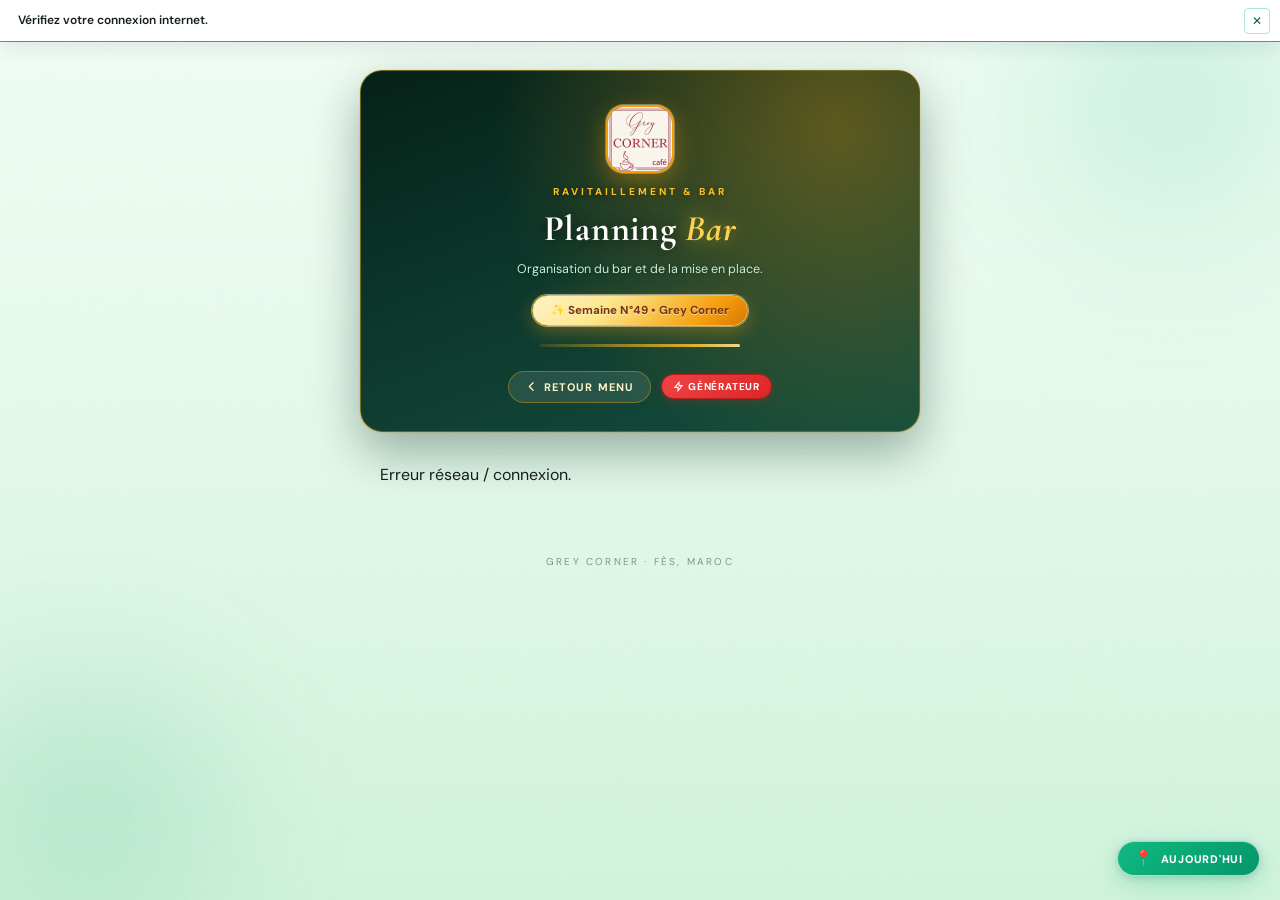
<file: bar.html>
<!DOCTYPE html>
<html lang="fr">
<head>
  <meta charset="UTF-8" />
  <meta name="viewport" content="width=device-width, initial-scale=1.0, maximum-scale=1.0, user-scalable=no" />
  <title>Planning Bar — Grey Corner</title>
  <link rel="icon" type="image/jpeg" href="LOGO.jpg" />
  <link href="https://fonts.googleapis.com/css2?family=Cormorant+Garamond:ital,wght@0,500;0,600;0,700;1,500&family=DM+Sans:wght@300;400;500;600;700&display=swap" rel="stylesheet" />
  <link rel="stylesheet" href="global.css?v=20261010-golddays" />
  <script src="shared.js?v=20261010-golddays"></script>
</head>

<body>
  <div class="grain"></div>
  <div class="glow-a"></div>
  <div class="glow-b"></div>

  <!-- Alert -->
  <div id="alert-box">
    <span id="alert-text"></span>
    <button id="alert-close" onclick="GC.hideAlert()">✕</button>
  </div>

  <div id="toast"></div>

  <!-- Modal PIN Manager -->
  <div class="modal-overlay" id="pinModal" onclick="handleBackdropClick(event)">
    <div class="pin-panel" id="pinPanel">
      <button class="modal-close" style="position:absolute; top:12px; right:14px;" onclick="closePinModal()" title="Fermer">✕</button>
      <div class="pin-badge">
        <svg width="24" height="24" viewBox="0 0 24 24" fill="none" stroke="currentColor" stroke-width="1.8">
          <rect x="3" y="11" width="18" height="11" rx="2" ry="2"></rect>
          <path d="M7 11V7a5 5 0 0 1 10 0v4"></path>
        </svg>
      </div>
      <h3 class="pin-title">Accès Générateur</h3>
      <p class="pin-sub">Saisissez le code PIN Administrateur pour ouvrir le générateur.</p>

      <div class="pin-dots" id="mPinDots">
        <span class="pin-dot"></span>
        <span class="pin-dot"></span>
        <span class="pin-dot"></span>
        <span class="pin-dot"></span>
      </div>

      <div class="pin-error" id="mPinError"></div>

      <div class="pin-pad">
        <button class="pin-key" onclick="pressPin('1')">1</button>
        <button class="pin-key" onclick="pressPin('2')">2</button>
        <button class="pin-key" onclick="pressPin('3')">3</button>
        <button class="pin-key" onclick="pressPin('4')">4</button>
        <button class="pin-key" onclick="pressPin('5')">5</button>
        <button class="pin-key" onclick="pressPin('6')">6</button>
        <button class="pin-key" onclick="pressPin('7')">7</button>
        <button class="pin-key" onclick="pressPin('8')">8</button>
        <button class="pin-key" onclick="pressPin('9')">9</button>
        <button class="pin-key func" onclick="clearPin()">⌫</button>
        <button class="pin-key" onclick="pressPin('0')">0</button>
        <button class="pin-key func enter" onclick="submitPin()">↵</button>
      </div>
    </div>
  </div>

  <!-- Header -->
  <header class="fade-up" style="animation-delay:.0s">
    <div class="logo-wrap">
      <img src="LOGO.jpg" alt="Grey Corner" onerror="this.src='https://ui-avatars.com/api/?name=GC&background=faf7f0&color=9c7a3c&size=256'">
    </div>
    <div class="eyebrow">Ravitaillement & Bar</div>
    <h1 class="page-title">Planning <span>Bar</span></h1>
    <p class="page-sub">Organisation du bar et de la mise en place.</p>
    <div class="festive-week-badge" id="festive-badge">✨ Chargement...</div>
    <div class="gold-rule"></div>
    <div class="header-actions">
      <a href="index.html" class="back-btn">
        <svg fill="none" stroke="currentColor" viewBox="0 0 24 24" stroke-width="2.2" stroke-linecap="round" stroke-linejoin="round"><path d="M15 19l-7-7 7-7"/></svg>
        Retour Menu
      </a>
      <button onclick="openPinModal()" class="admin-btn" title="Générateur Bar (Admin)">
        <svg fill="none" stroke="currentColor" viewBox="0 0 24 24" stroke-width="2.4" style="width:11px; height:11px;"><path d="M13 10V3L4 14h7v7l9-11h-7z"/></svg>
        Générateur
      </button>
    </div>
  </header>

  <!-- Content -->
  <div class="container" id="planning-container">
    <div style="padding: 10px 0;">
      <div class="shimmer-skeleton"></div>
      <div class="shimmer-skeleton" style="opacity:0.75;"></div>
      <div class="shimmer-skeleton" style="opacity:0.5;"></div>
    </div>
  </div>

  <footer class="footer">
    Grey Corner · Fès, Maroc
  </footer>

  <script>
    const SHEET_URL = "https://docs.google.com/spreadsheets/d/1mfwB4zNHS79YsNH4vTMUGOdWeQwC3htMgPtDWsrMbWg/gviz/tq?tqx=out:csv&gid=294813093";

    const DEFAULT_H_MATIN = "06:30 – 14:30";
    const DEFAULT_H_SOIR  = "14:15 – Fin service";

    const ACCENTS = [
      "var(--acc-1)", // Lundi : Vert Émeraude Impérial
      "var(--acc-2)", // Mardi : Or Brossé & Miel Doré
      "var(--acc-3)", // Mercredi : Terracotta & Cuivre Royal
      "var(--acc-4)", // Jeudi : Vert Sauge Palace
      "var(--acc-5)", // Vendredi : Ambre Solaire
      "var(--acc-6)", // Samedi : Nuit Émeraude & Or Intense
      "var(--acc-7)"  // Dimanche : Champagne Soyeux & Or Antique
    ];

    /* ── main ── */
    function parseAndRenderBar(text) {
      const container = document.getElementById("planning-container");
      const rows = text.split(/\r?\n/).map(r => r.trim()).filter(r => r);
      if (rows.length <= 1) { container.innerHTML = `<div class="empty-state">CSV vide.</div>`; return; }

      /* Banner D2 */
      if (rows.length >= 2) {
        const c2 = GC.parseCsvLine(rows[1]);
        while (c2.length < 6) c2.push("");
        const banner = String(c2[3] ?? "").trim();
        if (banner && banner !== "-" && !banner.toLowerCase().includes("notification")) GC.showAlert(banner);
      }

      const t0 = GC.todayMidnight();
      const all = [];
      for (let i = 1; i < rows.length; i++) {
        const c = GC.parseCsvLine(rows[i]);
        while (c.length < 6) c.push("");
        const label = (c[0] ?? "").trim();
        if (label && !label.toUpperCase().startsWith("DATE")) {
          all.push({
            date: label,
            dateObj: GC.parseDateLabel(label, t0),
            matin: c[1] ?? '',
            soir: c[2] ?? '',
            hMatin: c[4] ?? '',
            hSoir: c[5] ?? ''
          });
        }
      }

      const data = GC.filterActivePlanningRows(all, t0);
      render(data, t0);
    }

    async function init() {
      const container = document.getElementById("planning-container");
      try {
        const resp = await fetch(SHEET_URL, { cache: "no-store" });
        const text = await resp.text();

        if (GC.isHtml(text)) {
          throw new Error("Feuille non publique ou HTML renvoyé");
        }

        localStorage.setItem("gc_bar_sheet_cache", text);
        parseAndRenderBar(text);

      } catch (e) {
        console.warn("Échec chargement Bar en ligne, tentative via cache local:", e);
        const cached = localStorage.getItem("gc_bar_sheet_cache");
        if (cached) {
          parseAndRenderBar(cached);
          GC.showToast("📡 Mode hors-ligne : affichage des données en cache.");
        } else {
          container.innerHTML = `<div class="empty-state">Erreur réseau / connexion.</div>`;
          GC.showAlert("Vérifiez votre connexion internet.");
        }
      }
    }

    function render(data, t0 = GC.todayMidnight()) {
      const container = document.getElementById("planning-container");
      if (!data.length) {
        container.innerHTML = `<div class="empty-state">Aucun jour à afficher.</div>`;
        return;
      }

      const todayIdx = GC.findTodayRowIndex(data, t0);

      container.innerHTML = data.map((j, idx) => {
        const isToday = idx === todayIdx;
        const hMatin  = GC.pickTime(j.hMatin, DEFAULT_H_MATIN);
        const hSoir   = GC.pickTime(j.hSoir,  DEFAULT_H_SOIR);
        const dayNum  = idx % 7;
        const accent  = ACCENTS[dayNum];
        const delay   = (idx * .04).toFixed(2);

        return `
          <div class="day-card ${isToday ? 'is-today' : ''} fade-up"
               data-day="${dayNum}"
               style="--accent:${accent}; animation-delay:${delay}s;"
               ${isToday ? 'id="today-card"' : ''}>

            <div class="card-header">
              <span class="day-name">${GC.escapeHtml(j.date)}</span>
              ${isToday ? `<div class="today-badge"><span class="today-dot"></span>Aujourd'hui</div>` : ''}
            </div>

            <div class="card-body">
              <div class="shift-header matin">
                <span class="shift-icon">☀️</span> Matin
                <span class="shift-time">${GC.escapeHtml(hMatin)}</span>
              </div>
              ${parseStaff(j.matin)}

              <div class="shift-header soir">
                <span class="shift-icon">🌙</span> Soir
                <span class="shift-time">${GC.escapeHtml(hSoir)}</span>
              </div>
              ${parseStaff(j.soir)}
            </div>
          </div>
        `;
      }).join("");

      requestAnimationFrame(() => requestAnimationFrame(() => {
        const el = document.getElementById("today-card");
        if (el) {
          el.scrollIntoView({ behavior: "smooth", block: "center" });
        }
        GC.initTodayFAB();
      }));
    }

    function parseStaff(text) {
      if (!text || text === '-' || !text.trim())
        return `<div class="repos">— Repos —</div>`;

      return text.split(',').map(s => {
        s = s.trim();
        let nom = "", poste = "BAR";

        if (s.includes(':')) {
          const p = s.split(':');
          poste = GC.cleanPoste((p[0] || '').trim()) || "BAR";
          nom   = (p.slice(1).join(':') || '').trim();
        } else if (s.includes('(') && s.includes(')')) {
          nom   = s.substring(0, s.indexOf('(')).trim();
          poste = GC.cleanPoste(s.substring(s.indexOf('(') + 1, s.lastIndexOf(')'))) || "BAR";
        } else {
          nom = s.trim();
          poste = "BAR";
        }

        return `
          <div class="staff-row">
            <div class="poste-badge">${GC.escapeHtml(poste)}</div>
            <div class="staff-name">${GC.escapeHtml(nom)}</div>
          </div>
        `;
      }).join('');
    }

    /* ── MANAGER PIN MODAL (SÉCURISÉ SHA-256) ── */
    let mPinValue = "";

    function openPinModal() {
      if (GC.isSessionAuth("gc_bar_admin")) {
        window.location.href = "generateur.html";
        return;
      }
      const modal = document.getElementById("pinModal");
      if (!modal) return;
      mPinValue = "";
      updateMPinDots();
      const err = document.getElementById("mPinError");
      if (err) err.textContent = "";
      modal.classList.add("active");
    }

    function closePinModal() {
      const modal = document.getElementById("pinModal");
      if (modal) modal.classList.remove("active");
      mPinValue = "";
    }

    function handleBackdropClick(e) {
      if (e.target.id === "pinModal") closePinModal();
    }

    function updateMPinDots() {
      const dots = document.querySelectorAll("#mPinDots .pin-dot");
      dots.forEach((d, i) => d.classList.toggle("filled", i < mPinValue.length));
    }

    function pressPin(digit) {
      if (mPinValue.length >= 4) return;
      mPinValue += digit;
      const err = document.getElementById("mPinError");
      if (err) err.textContent = "";
      updateMPinDots();
      if (mPinValue.length === 4) setTimeout(submitPin, 140);
    }

    function clearPin() {
      mPinValue = "";
      const err = document.getElementById("mPinError");
      if (err) err.textContent = "";
      updateMPinDots();
    }

    async function submitPin() {
      const err = document.getElementById("mPinError");
      const panel = document.getElementById("pinPanel");
      const lockStatus = GC.getPinLockoutStatus('admin');
      if (lockStatus.locked) {
        if (err) err.textContent = `Trop de tentatives incorrectes. Réessayez dans ${lockStatus.remainingSec}s.`;
        return;
      }
      if (mPinValue.length !== 4) {
        if (err) err.textContent = "Entrez le code à 4 chiffres.";
        return;
      }

      const isValid = await GC.verifyAdminPin(mPinValue);
      if (isValid) {
        GC.setSessionAuth("gc_bar_admin", "admin");
        window.location.href = "generateur.html";
      } else {
        if (err) err.textContent = GC.lastPinError || "Code PIN Admin incorrect.";
        if (panel) {
          panel.classList.remove("shake");
          void panel.offsetWidth;
          panel.classList.add("shake");
        }
        mPinValue = "";
        updateMPinDots();
      }
    }

    /* Keyboard support for PIN */
    document.addEventListener("keydown", e => {
      const modal = document.getElementById("pinModal");
      if (!modal || !modal.classList.contains("active")) return;

      if (e.key >= "0" && e.key <= "9") {
        pressPin(e.key);
      } else if (e.key === "Backspace") {
        mPinValue = mPinValue.slice(0, -1);
        updateMPinDots();
      } else if (e.key === "Enter") {
        submitPin();
      } else if (e.key === "Escape") {
        closePinModal();
      }
    });

    init();
  </script>
</body>
</html>
</file>
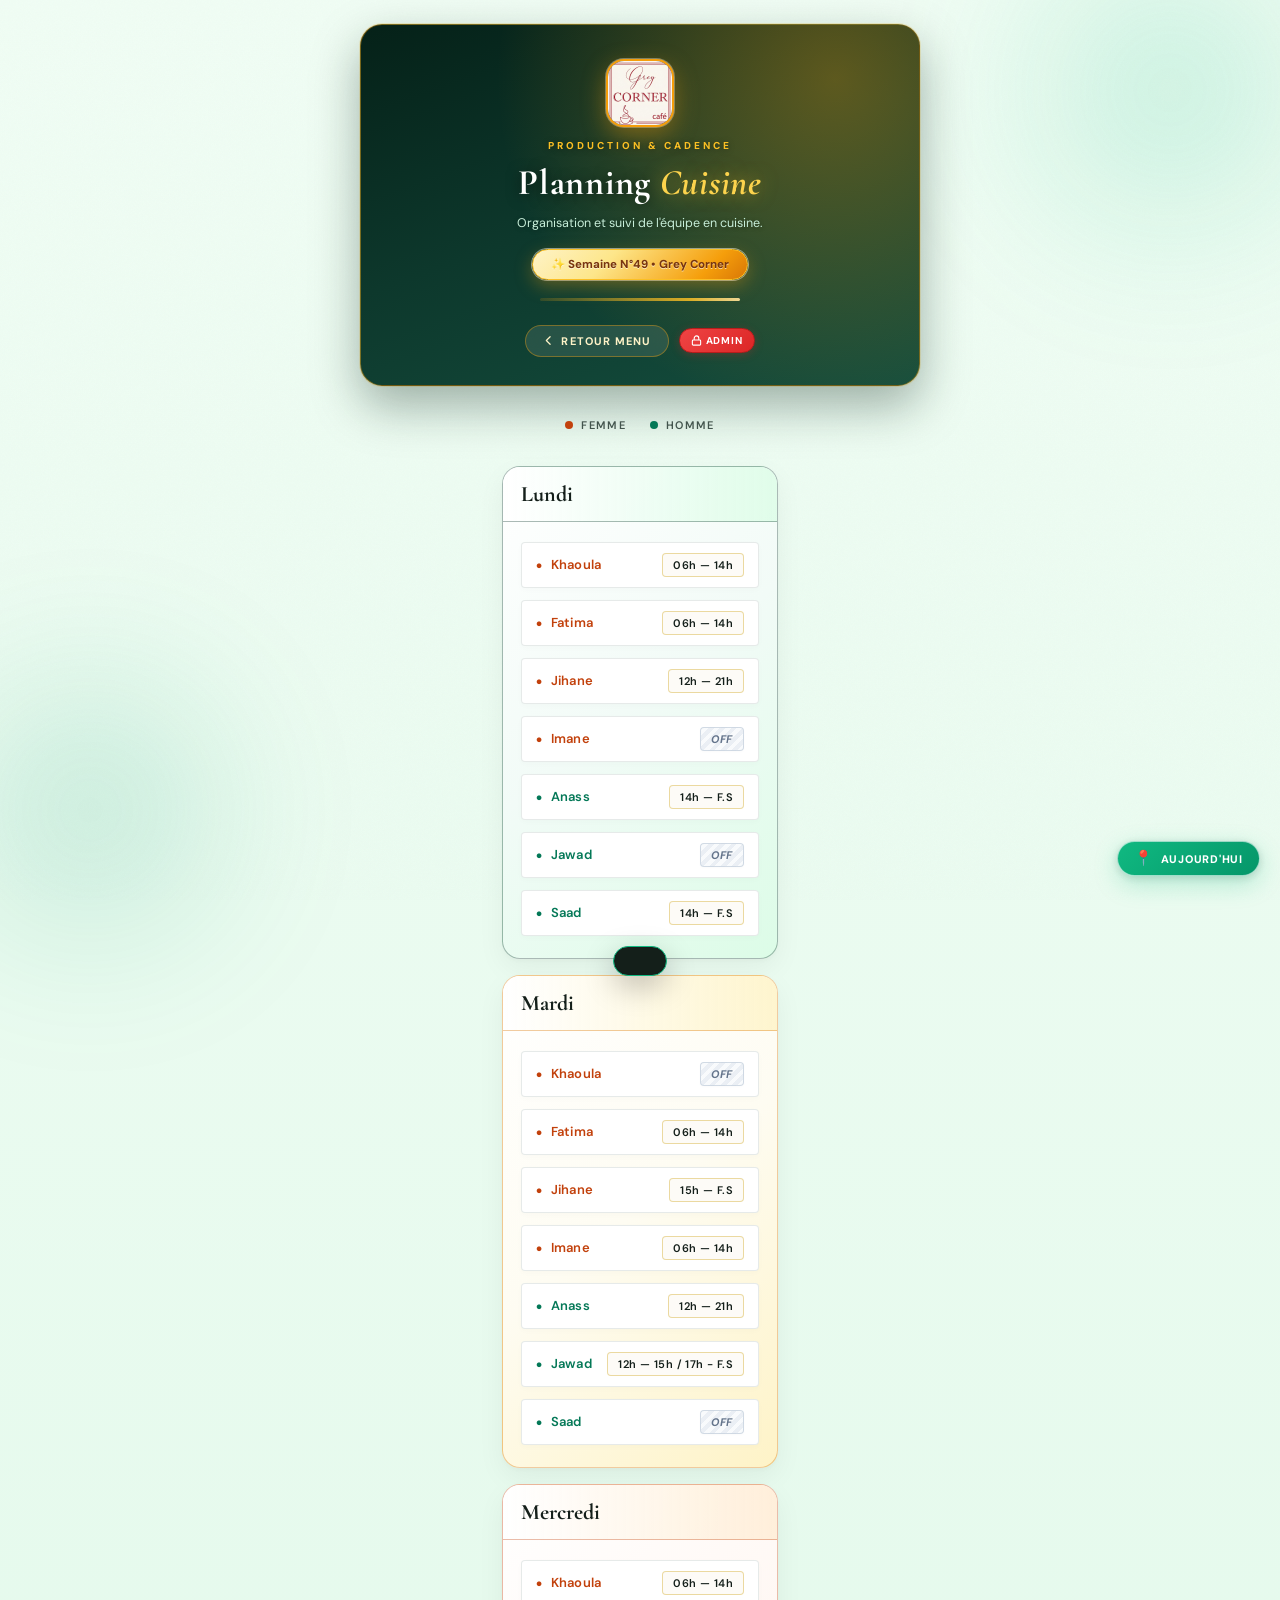
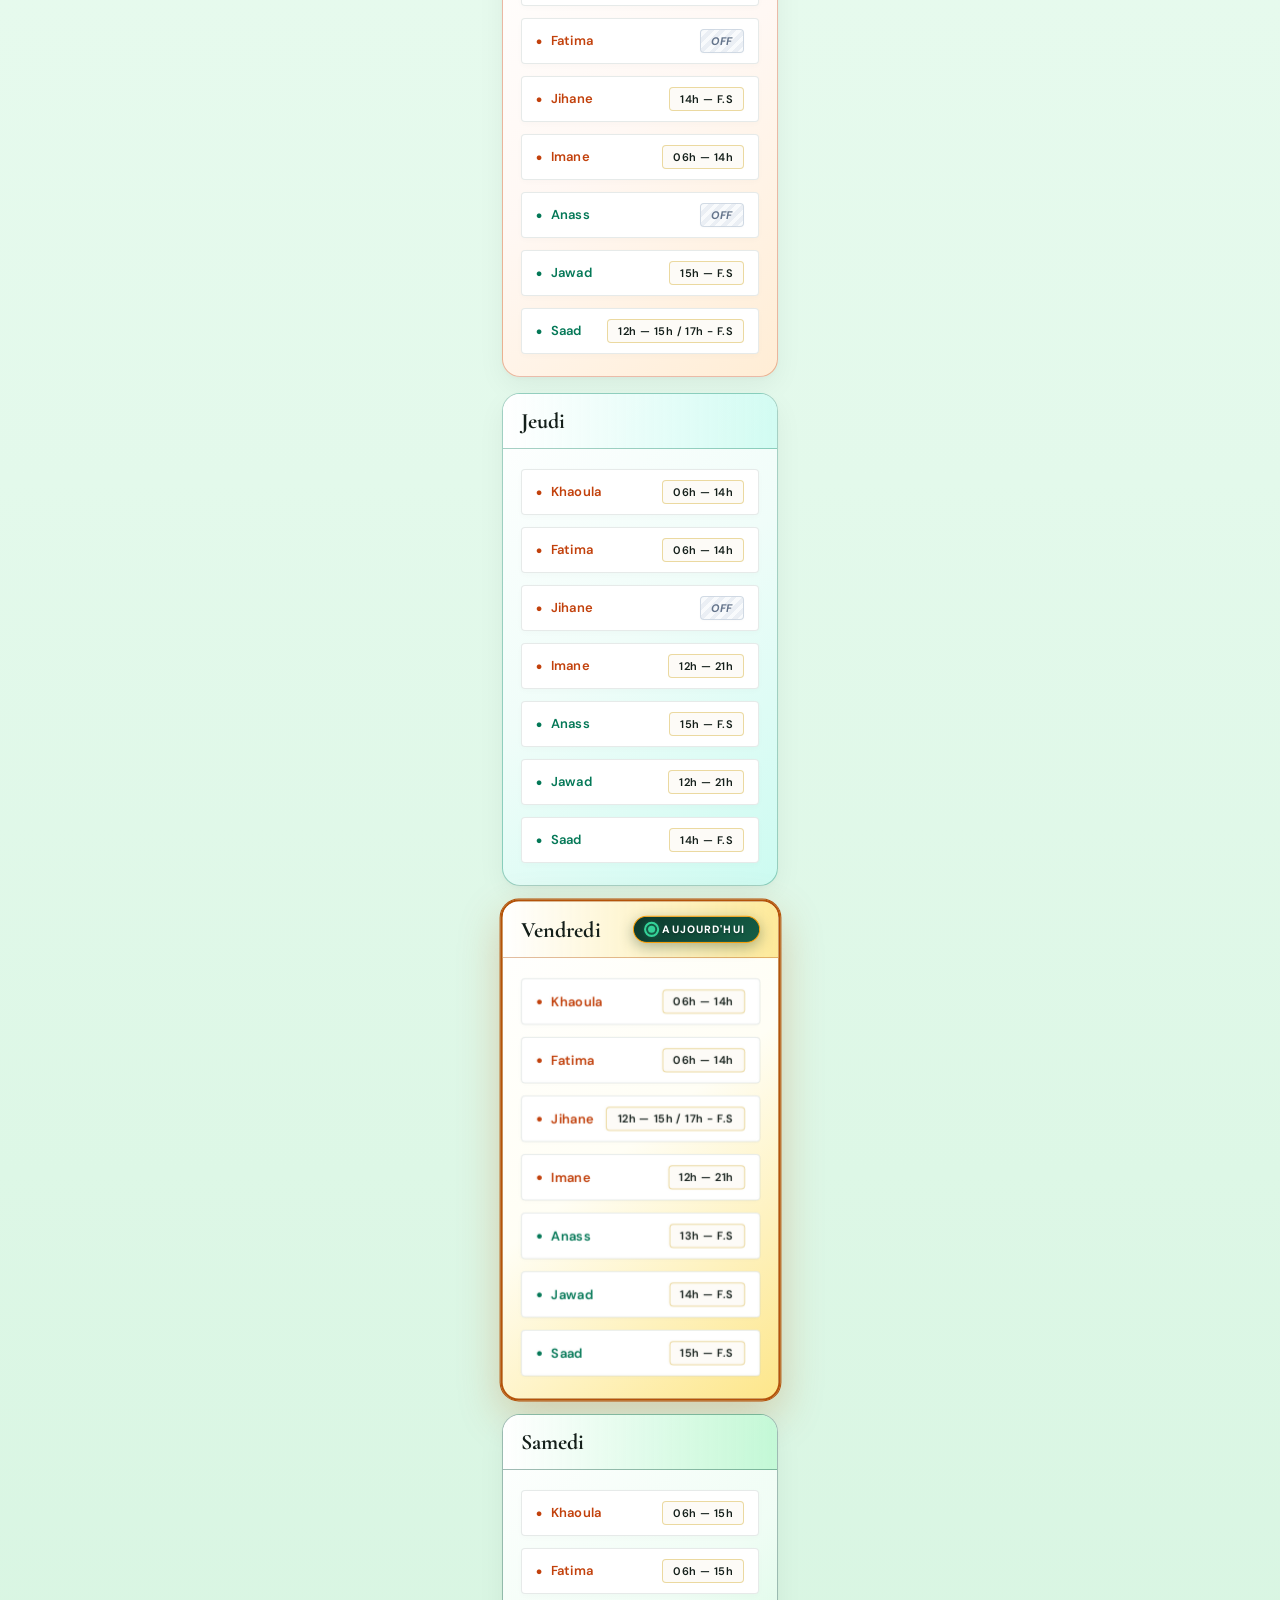
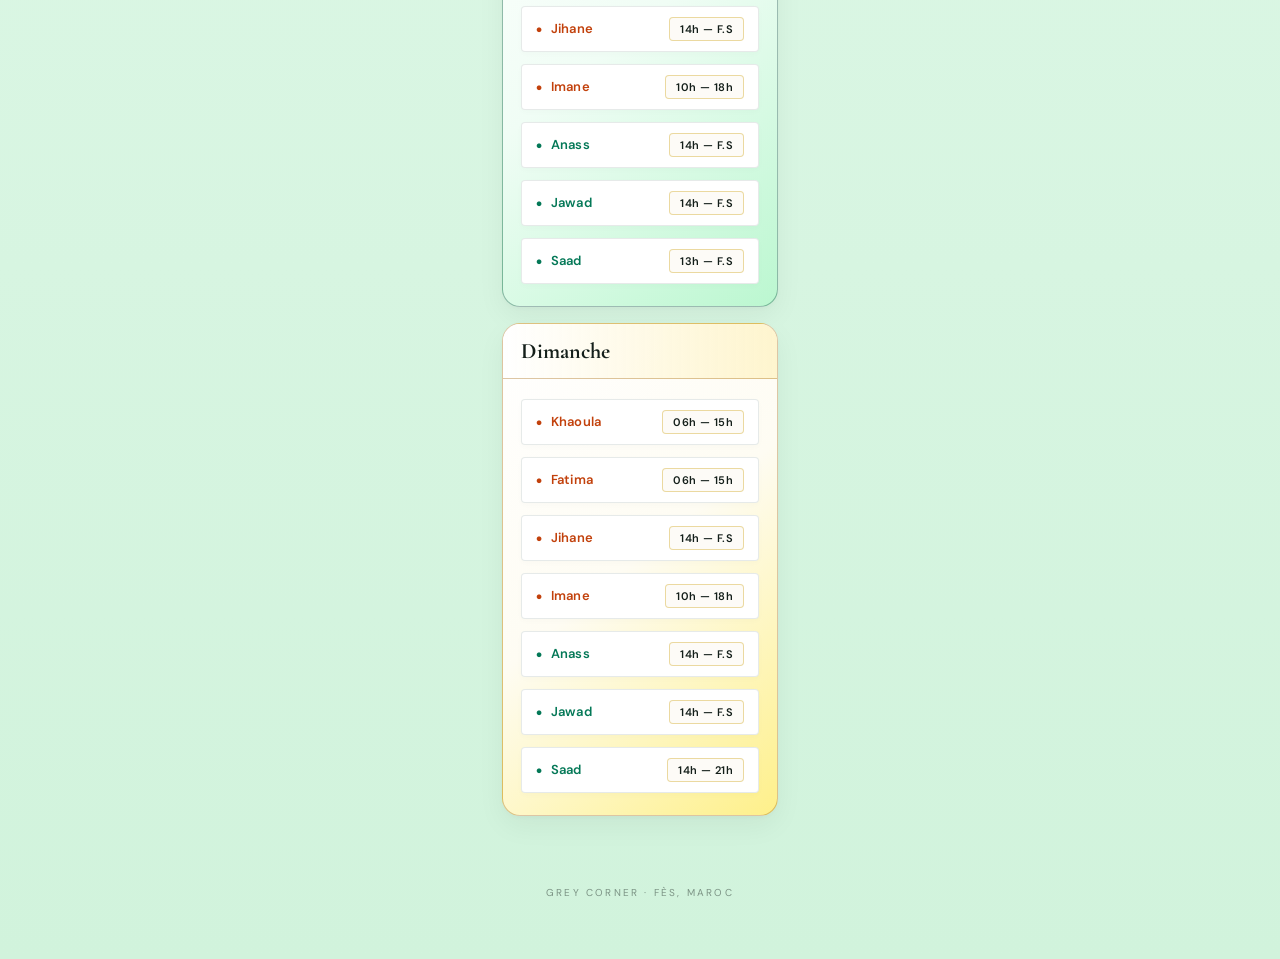
<file: cuisine.html>
<!DOCTYPE html>
<html lang="fr">
<head>
  <meta charset="UTF-8" />
  <meta name="viewport" content="width=device-width, initial-scale=1.0, maximum-scale=1.0, user-scalable=no" />
  <title>Planning Cuisine — Grey Corner</title>
  <link rel="icon" type="image/jpeg" href="LOGO.jpg" />
  <link href="https://fonts.googleapis.com/css2?family=Cormorant+Garamond:ital,wght@0,500;0,600;0,700;1,500&family=DM+Sans:wght@300;400;500;600;700&display=swap" rel="stylesheet" />
  <link rel="stylesheet" href="global.css?v=20261010-golddays" />
  <script src="shared.js?v=20261010-golddays"></script>

  <style>
    /* Styles spécifiques Cuisine intégrés dans le thème Automne */
    .legend {
      display: flex;
      justify-content: center;
      gap: 24px;
      margin: 0 auto 18px;
      position: relative;
      z-index: 2;
    }
    .legend-item {
      display: flex;
      align-items: center;
      gap: 8px;
      font-size: 11px;
      text-transform: uppercase;
      letter-spacing: 0.12em;
      color: var(--ink-soft);
      font-weight: 600;
    }
    .legend-dot {
      width: 8px;
      height: 8px;
      border-radius: 50%;
    }
    .legend-dot.f { background: var(--terracotta); }
    .legend-dot.h { background: var(--sage); }

    .grid {
      display: grid;
      grid-template-columns: 1fr;
      gap: 16px;
      max-width: 560px;
      margin: 0 auto;
      position: relative;
      z-index: 2;
    }

    .staff-list {
      padding: 6px 0;
      display: flex;
      flex-direction: column;
      gap: 6px;
    }

    .staff-row {
      display: flex;
      justify-content: space-between;
      align-items: center;
      padding: 10px 14px;
      background: var(--paper);
      border: 1px solid var(--hairline);
      border-radius: 4px;
    }

    .staff-name {
      font-size: 13px;
      font-weight: 600;
      letter-spacing: 0.02em;
      display: flex;
      align-items: center;
    }
    .staff-name.femme {
      color: var(--terracotta);
    }
    .staff-name.femme::before {
      content: '●';
      color: var(--terracotta);
      margin-right: 8px;
      font-size: 11px;
    }
    .staff-name.homme {
      color: var(--sage);
    }
    .staff-name.homme::before {
      content: '●';
      color: var(--sage);
      margin-right: 8px;
      font-size: 11px;
    }

    .badge {
      font-size: 11px;
      font-family: 'DM Sans', sans-serif;
      font-weight: 600;
      letter-spacing: 0.04em;
      padding: 4px 10px;
      border-radius: 4px;
      border: 1px solid var(--hairline-gold);
      background: var(--paper2);
      color: var(--ink);
      white-space: nowrap;
      outline: none;
      transition: all 0.15s ease;
    }
    .badge.off {
      background: var(--paper);
      border-color: var(--hairline);
      color: var(--ink-dim);
      font-style: italic;
    }
    .badge:focus {
      background: #fff;
      border-color: var(--brass);
      box-shadow: 0 0 8px rgba(156, 122, 60, 0.25);
    }

    /* Mode Édition Admin */
    body.admin-edit .staff-row {
      border-style: dashed;
      border-color: var(--brass-deep);
    }
    body.admin-edit .badge {
      margin-left: auto;
      margin-right: 8px;
    }
  </style>
</head>
<body>
  <div class="grain"></div>
  <div class="glow-a"></div>
  <div class="glow-b"></div>

  <div id="alert-box">
    <span id="alert-text"></span>
    <button id="alert-close" onclick="GC.hideAlert()">✕</button>
  </div>

  <div id="toast"></div>

  <!-- ─── ADMIN LOCKSCREEN MODAL (PIN SÉCURISÉ SHA-256) ─── -->
  <div id="lockscreen" class="lockscreen hidden-app">
    <div class="pin-panel" id="pinPanel">
      <button id="close-lockscreen" style="position: absolute; top: 12px; right: 14px; background: none; border: none; font-size: 20px; color: var(--ink-dim); cursor: pointer; padding: 4px;">✕</button>
      <div class="pin-top">
        <div class="pin-badge">
          <svg width="26" height="26" viewBox="0 0 24 24" fill="none" stroke="currentColor" stroke-width="1.8">
            <rect x="3" y="11" width="18" height="11" rx="2" ry="2"></rect>
            <path d="M7 11V7a5 5 0 0110 0v4"></path>
          </svg>
        </div>
        <h2 class="pin-title">Admin Cuisine</h2>
        <p class="pin-sub">Saisissez le code PIN Administrateur pour déverrouiller l'édition du planning.</p>
      </div>

      <div class="pin-dots" id="pinDots">
        <span class="pin-dot"></span>
        <span class="pin-dot"></span>
        <span class="pin-dot"></span>
        <span class="pin-dot"></span>
      </div>

      <div class="pin-error" id="pin-error"></div>

      <div class="pin-pad">
        <button class="pin-key" data-num="1">1</button>
        <button class="pin-key" data-num="2">2</button>
        <button class="pin-key" data-num="3">3</button>
        <button class="pin-key" data-num="4">4</button>
        <button class="pin-key" data-num="5">5</button>
        <button class="pin-key" data-num="6">6</button>
        <button class="pin-key" data-num="7">7</button>
        <button class="pin-key" data-num="8">8</button>
        <button class="pin-key" data-num="9">9</button>
        <button class="pin-key func" id="pin-clear">⌫</button>
        <button class="pin-key" data-num="0">0</button>
        <button class="pin-key func enter" id="pin-enter">↵</button>
      </div>
    </div>
  </div>

  <!-- ─── HEADER ─── -->
  <header class="fade-up" style="animation-delay: 0s;">
    <div class="logo-wrap">
      <img src="LOGO.jpg" alt="Grey Corner" onerror="this.src='https://ui-avatars.com/api/?name=GC&background=faf7f0&color=9c7a3c&size=256'" />
    </div>
    <div class="eyebrow">Production & Cadence</div>
    <h1 class="page-title">Planning <span>Cuisine</span></h1>
    <p class="page-sub">Organisation et suivi de l'équipe en cuisine.</p>
    <div class="festive-week-badge" id="festive-badge">✨ Chargement...</div>
    <div class="gold-rule"></div>

    <div class="header-actions" id="admin-actions">
      <a href="index.html" class="back-btn">
        <svg fill="none" stroke="currentColor" viewBox="0 0 24 24" stroke-width="2.2" stroke-linecap="round" stroke-linejoin="round"><path d="M15 19l-7-7 7-7"/></svg>
        Retour Menu
      </a>
      <button id="admin-btn" class="admin-btn" title="Mode Édition Admin">
        <svg viewBox="0 0 24 24" fill="none" stroke="currentColor" stroke-width="2.4" style="width:11px; height:11px;"><rect x="3" y="11" width="18" height="11" rx="2" ry="2"></rect><path d="M7 11V7a5 5 0 0110 0v4"></path></svg>
        Admin
      </button>
    </div>
  </header>

  <div class="container">
    <div class="legend fade-up" style="animation-delay: 0.06s;">
      <div class="legend-item"><span class="legend-dot f"></span> Femme</div>
      <div class="legend-item"><span class="legend-dot h"></span> Homme</div>
    </div>

    <!-- ─── GRILLE DES JOURS ─── -->
    <div class="grid fade-up" style="animation-delay: 0.1s;">

      <!-- LUNDI -->
      <div class="day-card" data-day="0" style="--accent: var(--acc-1);">
        <div class="card-header"><span class="day-name">Lundi</span></div>
        <div class="card-body">
          <div class="staff-list">
            <div class="staff-row"><span class="staff-name femme">Khaoula</span><span class="badge">06h — 14h</span></div>
            <div class="staff-row"><span class="staff-name femme">Fatima</span><span class="badge">06h — 14h</span></div>
            <div class="staff-row"><span class="staff-name femme">Jihane</span><span class="badge">12h — 21h</span></div>
            <div class="staff-row"><span class="staff-name femme">Imane</span><span class="badge off">OFF</span></div>
            <div class="staff-row"><span class="staff-name homme">Anass</span><span class="badge">14h — F.S</span></div>
            <div class="staff-row"><span class="staff-name homme">Jawad</span><span class="badge off">OFF</span></div>
            <div class="staff-row"><span class="staff-name homme">Saad</span><span class="badge">14h — F.S</span></div>
          </div>
        </div>
      </div>

      <!-- MARDI -->
      <div class="day-card" data-day="1" style="--accent: var(--acc-2);">
        <div class="card-header"><span class="day-name">Mardi</span></div>
        <div class="card-body">
          <div class="staff-list">
            <div class="staff-row"><span class="staff-name femme">Khaoula</span><span class="badge off">OFF</span></div>
            <div class="staff-row"><span class="staff-name femme">Fatima</span><span class="badge">06h — 14h</span></div>
            <div class="staff-row"><span class="staff-name femme">Jihane</span><span class="badge">15h — F.S</span></div>
            <div class="staff-row"><span class="staff-name femme">Imane</span><span class="badge">06h — 14h</span></div>
            <div class="staff-row"><span class="staff-name homme">Anass</span><span class="badge">12h — 21h</span></div>
            <div class="staff-row"><span class="staff-name homme">Jawad</span><span class="badge">12h — 15h / 17h - F.S</span></div>
            <div class="staff-row"><span class="staff-name homme">Saad</span><span class="badge off">OFF</span></div>
          </div>
        </div>
      </div>

      <!-- MERCREDI -->
      <div class="day-card" data-day="2" style="--accent: var(--acc-3);">
        <div class="card-header"><span class="day-name">Mercredi</span></div>
        <div class="card-body">
          <div class="staff-list">
            <div class="staff-row"><span class="staff-name femme">Khaoula</span><span class="badge">06h — 14h</span></div>
            <div class="staff-row"><span class="staff-name femme">Fatima</span><span class="badge off">OFF</span></div>
            <div class="staff-row"><span class="staff-name femme">Jihane</span><span class="badge">14h — F.S</span></div>
            <div class="staff-row"><span class="staff-name femme">Imane</span><span class="badge">06h — 14h</span></div>
            <div class="staff-row"><span class="staff-name homme">Anass</span><span class="badge off">OFF</span></div>
            <div class="staff-row"><span class="staff-name homme">Jawad</span><span class="badge">15h — F.S</span></div>
            <div class="staff-row"><span class="staff-name homme">Saad</span><span class="badge">12h — 15h / 17h - F.S</span></div>
          </div>
        </div>
      </div>

      <!-- JEUDI -->
      <div class="day-card" data-day="3" style="--accent: var(--acc-4);">
        <div class="card-header"><span class="day-name">Jeudi</span></div>
        <div class="card-body">
          <div class="staff-list">
            <div class="staff-row"><span class="staff-name femme">Khaoula</span><span class="badge">06h — 14h</span></div>
            <div class="staff-row"><span class="staff-name femme">Fatima</span><span class="badge">06h — 14h</span></div>
            <div class="staff-row"><span class="staff-name femme">Jihane</span><span class="badge off">OFF</span></div>
            <div class="staff-row"><span class="staff-name femme">Imane</span><span class="badge">12h — 21h</span></div>
            <div class="staff-row"><span class="staff-name homme">Anass</span><span class="badge">15h — F.S</span></div>
            <div class="staff-row"><span class="staff-name homme">Jawad</span><span class="badge">12h — 21h</span></div>
            <div class="staff-row"><span class="staff-name homme">Saad</span><span class="badge">14h — F.S</span></div>
          </div>
        </div>
      </div>

      <!-- VENDREDI -->
      <div class="day-card" data-day="4" style="--accent: var(--acc-5);">
        <div class="card-header"><span class="day-name">Vendredi</span></div>
        <div class="card-body">
          <div class="staff-list">
            <div class="staff-row"><span class="staff-name femme">Khaoula</span><span class="badge">06h — 14h</span></div>
            <div class="staff-row"><span class="staff-name femme">Fatima</span><span class="badge">06h — 14h</span></div>
            <div class="staff-row"><span class="staff-name femme">Jihane</span><span class="badge">12h — 15h / 17h - F.S</span></div>
            <div class="staff-row"><span class="staff-name femme">Imane</span><span class="badge">12h — 21h</span></div>
            <div class="staff-row"><span class="staff-name homme">Anass</span><span class="badge">13h — F.S</span></div>
            <div class="staff-row"><span class="staff-name homme">Jawad</span><span class="badge">14h — F.S</span></div>
            <div class="staff-row"><span class="staff-name homme">Saad</span><span class="badge">15h — F.S</span></div>
          </div>
        </div>
      </div>

      <!-- SAMEDI -->
      <div class="day-card" data-day="5" style="--accent: var(--acc-6);">
        <div class="card-header"><span class="day-name">Samedi</span></div>
        <div class="card-body">
          <div class="staff-list">
            <div class="staff-row"><span class="staff-name femme">Khaoula</span><span class="badge">06h — 15h</span></div>
            <div class="staff-row"><span class="staff-name femme">Fatima</span><span class="badge">06h — 15h</span></div>
            <div class="staff-row"><span class="staff-name femme">Jihane</span><span class="badge">14h — F.S</span></div>
            <div class="staff-row"><span class="staff-name femme">Imane</span><span class="badge">10h — 18h</span></div>
            <div class="staff-row"><span class="staff-name homme">Anass</span><span class="badge">14h — F.S</span></div>
            <div class="staff-row"><span class="staff-name homme">Jawad</span><span class="badge">14h — F.S</span></div>
            <div class="staff-row"><span class="staff-name homme">Saad</span><span class="badge">13h — F.S</span></div>
          </div>
        </div>
      </div>

      <!-- DIMANCHE -->
      <div class="day-card" data-day="6" style="--accent: var(--acc-7);">
        <div class="card-header"><span class="day-name">Dimanche</span></div>
        <div class="card-body">
          <div class="staff-list">
            <div class="staff-row"><span class="staff-name femme">Khaoula</span><span class="badge">06h — 15h</span></div>
            <div class="staff-row"><span class="staff-name femme">Fatima</span><span class="badge">06h — 15h</span></div>
            <div class="staff-row"><span class="staff-name femme">Jihane</span><span class="badge">14h — F.S</span></div>
            <div class="staff-row"><span class="staff-name femme">Imane</span><span class="badge">10h — 18h</span></div>
            <div class="staff-row"><span class="staff-name homme">Anass</span><span class="badge">14h — F.S</span></div>
            <div class="staff-row"><span class="staff-name homme">Jawad</span><span class="badge">14h — F.S</span></div>
            <div class="staff-row"><span class="staff-name homme">Saad</span><span class="badge">14h — 21h</span></div>
          </div>
        </div>
      </div>

    </div>
  </div>

  <footer class="footer">Grey Corner · Fès, Maroc</footer>

  <!-- ─── SCRIPTS INTERACTIFS CUISINE ─── -->
  <script>
    let pinCode = "";
    let isCuisineSyncing = false;
    let pendingCuisineResync = false;
    let autoSyncCuisineTimer = null;

    const lockscreen = document.getElementById('lockscreen');
    const adminBtn = document.getElementById('admin-btn');
    const adminActions = document.getElementById('admin-actions');
    const closeLock = document.getElementById('close-lockscreen');
    const dots = Array.from(document.querySelectorAll('#pinDots .pin-dot'));
    const pinError = document.getElementById('pin-error');
    const pinPanel = document.getElementById('pinPanel');
    const clearBtn = document.getElementById('pin-clear');
    const enterBtn = document.getElementById('pin-enter');

    function getCuisineWebhookUrl() {
      return GC.getWebhookUrl('gc_cuisine_webhook_url');
    }

    function scheduleAutoSyncCuisine() {
      if (autoSyncCuisineTimer) clearTimeout(autoSyncCuisineTimer);
      autoSyncCuisineTimer = setTimeout(() => {
        autoSyncCuisineTimer = null;
        if (document.body.classList.contains('admin-edit') && GC.isSessionAuth('gc_cuisine_admin', 'admin')) {
          syncCuisineToCloud({ silent: true });
        }
      }, 1200);
    }

    function extractCuisineFromDom() {
      const planningData = [];
      document.querySelectorAll('.day-card').forEach((card) => {
        const dayName = card.querySelector('.day-name')?.innerText || '';
        const staff = [];
        card.querySelectorAll('.staff-row').forEach(row => {
          const nameEl = row.querySelector('.staff-name');
          const badgeEl = row.querySelector('.badge');
          if (nameEl && badgeEl) {
            staff.push({
              name: nameEl.innerText.trim(),
              gender: nameEl.classList.contains('femme') ? 'femme' : 'homme',
              badge: badgeEl.innerText.trim()
            });
          }
        });
        planningData.push({ dayName, staff });
      });
      return planningData;
    }

    function applyCuisineDataToDom(planningData) {
      if (!Array.isArray(planningData) || !planningData.length) return;
      const dayCards = document.querySelectorAll('.day-card');
      const isEditActive = document.body.classList.contains('admin-edit');

      planningData.forEach((dayData, dayIndex) => {
        const card = dayCards[dayIndex];
        if (!card || !Array.isArray(dayData.staff)) return;
        const list = card.querySelector('.staff-list');
        if (!list) return;

        const addBtn = list.querySelector('.add-row-btn');
        list.querySelectorAll('.staff-row').forEach(row => row.remove());

        dayData.staff.forEach(s => {
          const gender = (s.gender === 'femme') ? 'femme' : 'homme';
          const badgeText = String(s.badge || '');
          const row = document.createElement('div');
          row.className = 'staff-row';
          row.innerHTML = `<span class="staff-name ${gender}">${escapeHtml(s.name)}</span><span class="badge ${badgeText.toLowerCase().trim() === 'off' ? 'off' : ''}">${escapeHtml(badgeText)}</span>`;
          if (addBtn) list.insertBefore(row, addBtn);
          else list.appendChild(row);
          if (isEditActive) setupRowEditing(row);
        });
      });
    }

    async function loadCuisineFromCloud() {
      const webhookUrl = getCuisineWebhookUrl();
      if (!webhookUrl) return;

      const isDirty = localStorage.getItem('gc_cuisine_dirty') === '1';
      const controller = (typeof AbortController !== 'undefined') ? new AbortController() : null;
      const timer = controller ? setTimeout(() => controller.abort(), 10000) : null;

      try {
        const resp = await fetch(`${webhookUrl}?type=cuisine&t=${Date.now()}`, {
          redirect: 'follow',
          signal: controller ? controller.signal : undefined
        });
        if (!resp.ok) throw new Error(`HTTP ${resp.status}`);
        const json = await resp.json();
        if (json && json.status === 'success' && Array.isArray(json.data) && json.data.length > 0) {
          if (isDirty) {
            GC.showAlert("Des modifications locales Cuisine ne sont pas encore synchronisées. Ouvrez Admin > 💾 Enregistrer pour publier.");
          } else {
            applyCuisineDataToDom(json.data);
            localStorage.setItem('planningGreyCornerCuisineData', JSON.stringify(json.data));
          }
        }
      } catch (e) {
        console.warn("Synchronisation Cloud Cuisine indisponible (mode local/hors-ligne actif):", e);
      } finally {
        if (timer) clearTimeout(timer);
      }
    }

    // 1. RESTAURATION STRUCTURÉE DU PLANNING DEPUIS LOCALSTORAGE + SYNCHRO CLOUD
    document.addEventListener("DOMContentLoaded", () => {
      const savedData = localStorage.getItem('planningGreyCornerCuisineData');
      if (savedData) {
        try {
          const planningData = JSON.parse(savedData);
          applyCuisineDataToDom(planningData);
        } catch (e) {
          console.error("Erreur lors de la lecture des données Cuisine:", e);
        }
      }

      // Identification du jour courant et centrage automatique au milieu de l'écran
      const todayLabel = new Intl.DateTimeFormat('fr-FR', { weekday: 'long' }).format(new Date()).toLowerCase().trim();
      document.querySelectorAll('.day-card').forEach(card => {
        const name = card.querySelector('.day-name')?.innerText.toLowerCase().trim();
        if (name === todayLabel) {
          card.classList.add('is-today');
          card.id = 'today-card';
          const header = card.querySelector('.card-header');
          if (header && !header.querySelector('.today-badge')) {
            const badge = document.createElement('div');
            badge.className = 'today-badge';
            badge.innerHTML = `<span class="today-dot"></span>Aujourd'hui`;
            header.appendChild(badge);
          }
        }
      });

      loadCuisineFromCloud();
      GC.scrollToToday(200);
      GC.initTodayFAB();
    });

    // 2. MOTEUR DE SAUVEGARDE EN LOCALSTORAGE
    function savePlanningToLocal() {
      const planningData = extractCuisineFromDom();
      localStorage.setItem('planningGreyCornerCuisineData', JSON.stringify(planningData));
      localStorage.setItem('gc_cuisine_dirty', '1');
      return planningData;
    }

    function updateBadgeStyle(badge) {
      if (badge.innerText.toLowerCase().trim() === 'off') {
        badge.classList.add('off');
      } else {
        badge.classList.remove('off');
      }
    }

    function configureCuisineWebhook() {
      const current = getCuisineWebhookUrl();
      const input = prompt(
        "Entrez l'URL du Webhook Google Apps Script (Web App /exec) pour synchroniser Cuisine entre appareils :",
        current
      );
      if (input === null) return "";
      const cleaned = input.trim();
      if (cleaned) {
        localStorage.setItem('gc_cuisine_webhook_url', cleaned);
        if (!localStorage.getItem('gc_webhook_url')) {
          localStorage.setItem('gc_webhook_url', cleaned);
        }
        showToast("💾 URL Webhook Cuisine enregistrée !");
      }
      return cleaned;
    }

    async function syncCuisineToCloud(opts = {}) {
      const silent = !!(opts && opts.silent);
      if (autoSyncCuisineTimer) {
        clearTimeout(autoSyncCuisineTimer);
        autoSyncCuisineTimer = null;
      }

      if (isCuisineSyncing) {
        pendingCuisineResync = true;
        if (!silent) showToast("⏳ Synchronisation déjà en cours...");
        return;
      }

      const authHash = (opts && opts.authToken) || GC.getAdminAuthToken();
      if (!opts.authToken && !GC.isSessionAuth('gc_cuisine_admin', 'admin')) {
        if (!silent) {
          alert("Session administrateur expirée. Veuillez vous reconnecter.");
          logoutCuisineAdmin();
        }
        return;
      }

      let webhookUrl = getCuisineWebhookUrl();
      if (!webhookUrl) {
        if (silent) return;
        webhookUrl = configureCuisineWebhook();
        if (!webhookUrl) return;
      }

      const cuisineData = extractCuisineFromDom();
      localStorage.setItem('planningGreyCornerCuisineData', JSON.stringify(cuisineData));

      const syncBtn = document.getElementById('sync-cloud-btn');
      const origHtml = syncBtn ? syncBtn.innerHTML : '💾 Enregistrer';
      if (syncBtn && !silent) {
        syncBtn.disabled = true;
        syncBtn.innerHTML = '⏳ Enregistrement...';
      }

      isCuisineSyncing = true;
      const controller = (typeof AbortController !== 'undefined') ? new AbortController() : null;
      const timer = controller ? setTimeout(() => controller.abort(), 15000) : null;

      try {
        const resp = await fetch(webhookUrl, {
          method: 'POST',
          redirect: 'follow',
          headers: { 'Content-Type': 'text/plain;charset=utf-8' },
          body: JSON.stringify({
            action: 'save_cuisine',
            authHash,
            cuisineData
          }),
          signal: controller ? controller.signal : undefined
        });
        if (!resp.ok) throw new Error(`HTTP ${resp.status}`);
        const rawText = await resp.text();
        if (GC.isHtml(rawText)) {
          throw new Error("Le Webhook a renvoyé du HTML (vérifiez les droits Web App).");
        }
        const json = JSON.parse(rawText);
        if (!json || json.status !== 'success') {
          throw new Error((json && json.message) || "Confirmation serveur refusée.");
        }
        localStorage.removeItem('gc_cuisine_dirty');
        GC.hideAlert();
        showToast(silent ? "☁️ Modification Cuisine enregistrée sur Google Sheets !" : "☁️ Planning Cuisine synchronisé et confirmé sur Google Sheets !");
      } catch (err) {
        console.error("Erreur sync Cuisine:", err);
        localStorage.setItem('gc_cuisine_dirty', '1');
        if (silent) {
          showToast("⚠️ Sauvegardé localement (Google Sheets hors-ligne).");
        } else {
          showToast("❌ Échec Cloud — Modifications conservées localement.");
          alert("❌ Échec de synchronisation Cuisine vers Google Sheets :\n" + (err.message || err) + "\n\nVos modifications restent sauvegardées localement.");
        }
      } finally {
        isCuisineSyncing = false;
        if (timer) clearTimeout(timer);
        if (syncBtn && !silent) {
          syncBtn.disabled = false;
          syncBtn.innerHTML = origHtml;
        }
        if (pendingCuisineResync) {
          pendingCuisineResync = false;
          syncCuisineToCloud({ silent: true });
        }
      }
    }

    // Gestion du code PIN
    const updateDots = () => dots.forEach((dot, index) => dot.classList.toggle('filled', index < pinCode.length));
    const resetPin = () => { pinCode = ""; pinError.innerText = ""; updateDots(); };

    adminBtn.addEventListener('click', () => {
      if (document.body.classList.contains('admin-edit')) return;
      if (GC.isSessionAuth('gc_cuisine_admin', 'admin')) {
        unlockEditMode();
      } else {
        lockscreen.classList.remove('hidden-app');
        resetPin();
      }
    });

    closeLock.addEventListener('click', () => {
      lockscreen.classList.add('hidden-app');
      resetPin();
    });

    document.querySelectorAll('#pinPanel [data-num]').forEach(key => {
      key.addEventListener('click', () => {
        if (pinCode.length >= 4) return;
        pinCode += key.dataset.num;
        pinError.innerText = "";
        updateDots();
        if (pinCode.length === 4) setTimeout(submitPin, 130);
      });
    });

    clearBtn.addEventListener('click', resetPin);
    enterBtn.addEventListener('click', submitPin);

    async function submitPin() {
      const lockStatus = GC.getPinLockoutStatus('admin');
      if (lockStatus.locked) {
        pinError.innerText = `Trop de tentatives. Réessayez dans ${lockStatus.remainingSec}s.`;
        return;
      }
      if (pinCode.length !== 4) { pinError.innerText = "Entrez 4 chiffres."; return; }
      const isValid = await GC.verifyAdminPin(pinCode);
      if (isValid) {
        GC.setSessionAuth('gc_cuisine_admin', 'admin');
        unlockEditMode();
      } else {
        pinError.innerText = GC.lastPinError || "Code Admin incorrect. Réessayez.";
        pinPanel.classList.remove("shake");
        void pinPanel.offsetWidth;
        pinPanel.classList.add("shake");
        pinCode = "";
        updateDots();
      }
    }

    /* Support clavier */
    document.addEventListener("keydown", (e) => {
      if (lockscreen.classList.contains("hidden-app")) return;
      if (e.key >= "0" && e.key <= "9") {
        if (pinCode.length >= 4) return;
        pinCode += e.key;
        pinError.innerText = "";
        updateDots();
        if (pinCode.length === 4) setTimeout(submitPin, 130);
      } else if (e.key === "Backspace") {
        pinCode = pinCode.slice(0, -1);
        pinError.innerText = "";
        updateDots();
      } else if (e.key === "Enter") {
        submitPin();
      }
    });

    // 3. ACTIVATION DU MODE ÉDITION ADMIN
    function setupRowEditing(row) {
      const name = row.querySelector('.staff-name');
      const badge = row.querySelector('.badge');
      if (!name || !badge) return;
      
      name.setAttribute('contenteditable', 'true');
      name.style.border = "1px dashed var(--brass)";
      name.style.cursor = "text";
      name.title = "Double-cliquez pour basculer Homme / Femme";
      
      if (!row.dataset.editBound) {
        name.addEventListener('input', () => { savePlanningToLocal(); scheduleAutoSyncCuisine(); });
        name.addEventListener('blur', () => { savePlanningToLocal(); syncCuisineToCloud({ silent: true }); });
        name.addEventListener('dblclick', () => {
          name.classList.toggle('femme');
          name.classList.toggle('homme');
          savePlanningToLocal();
          scheduleAutoSyncCuisine();
        });

        badge.addEventListener('input', () => {
          updateBadgeStyle(badge);
          savePlanningToLocal();
          scheduleAutoSyncCuisine();
        });
        badge.addEventListener('blur', () => {
          updateBadgeStyle(badge);
          savePlanningToLocal();
          syncCuisineToCloud({ silent: true });
        });
        row.dataset.editBound = '1';
      }

      badge.setAttribute('contenteditable', 'true');
      badge.style.border = "1px dashed var(--terracotta)";
      badge.style.cursor = "text";

      if (!row.querySelector('.del-row-btn')) {
        const delBtn = document.createElement('button');
        delBtn.className = 'del-row-btn';
        delBtn.innerHTML = '&times;';
        delBtn.title = "Supprimer ce membre";
        delBtn.addEventListener('click', () => {
          row.remove();
          savePlanningToLocal();
          scheduleAutoSyncCuisine();
        });
        row.appendChild(delBtn);
      }
    }

    function logoutCuisineAdmin() {
      if (autoSyncCuisineTimer) {
        clearTimeout(autoSyncCuisineTimer);
        autoSyncCuisineTimer = null;
      }
      if (localStorage.getItem('gc_cuisine_dirty') === '1') {
        const token = GC.getAdminAuthToken();
        if (token) syncCuisineToCloud({ silent: true, authToken: token });
      }
      GC.logout('gc_cuisine_admin');
      document.body.classList.remove('admin-edit');
      document.querySelectorAll('.add-row-btn, .del-row-btn').forEach(el => el.remove());
      ['sync-cloud-btn', 'webhook-cfg-btn', 'export-btn', 'logout-cuisine-btn'].forEach(id => {
        document.getElementById(id)?.remove();
      });
      document.querySelectorAll('.staff-name, .badge').forEach(el => {
        el.removeAttribute('contenteditable');
        el.style.border = '';
        el.style.cursor = '';
        el.removeAttribute('title');
      });
      adminBtn.innerHTML = `<svg viewBox="0 0 24 24" fill="none" stroke="currentColor" stroke-width="2.4" style="width:11px; height:11px;"><rect x="3" y="11" width="18" height="11" rx="2" ry="2"></rect><path d="M7 11V7a5 5 0 0110 0v4"></path></svg> Admin`;
      adminBtn.style.color = '';
      adminBtn.style.borderColor = '';
      adminBtn.style.background = '';
      showToast("🔒 Session administrateur Cuisine fermée.");
    }

    function unlockEditMode() {
      lockscreen.classList.add('hidden-app');
      document.body.classList.add('admin-edit');
      
      adminBtn.innerHTML = `<svg viewBox="0 0 24 24" fill="none" stroke="currentColor" stroke-width="2"><rect x="3" y="11" width="18" height="11" rx="2" ry="2"></rect><path d="M7 11V7a5 5 0 0110 0v4"></path></svg> Édition Active`;
      adminBtn.style.color = "var(--terracotta)";
      adminBtn.style.borderColor = "var(--terracotta)";
      adminBtn.style.background = "var(--terracotta-soft)";
      
      if (!document.getElementById('sync-cloud-btn')) {
        const syncBtn = document.createElement('button');
        syncBtn.id = 'sync-cloud-btn';
        syncBtn.type = 'button';
        syncBtn.className = 'back-btn';
        syncBtn.innerHTML = `💾 Enregistrer`;
        syncBtn.addEventListener('click', () => syncCuisineToCloud({ silent: false }));
        adminActions.insertBefore(syncBtn, adminBtn);
      }

      if (!document.getElementById('webhook-cfg-btn')) {
        const cfgBtn = document.createElement('button');
        cfgBtn.id = 'webhook-cfg-btn';
        cfgBtn.type = 'button';
        cfgBtn.className = 'back-btn';
        cfgBtn.innerHTML = `⚙️ Webhook`;
        cfgBtn.addEventListener('click', configureCuisineWebhook);
        adminActions.insertBefore(cfgBtn, adminBtn);
      }

      if (!document.getElementById('export-btn')) {
        const exportBtn = document.createElement('button');
        exportBtn.id = 'export-btn';
        exportBtn.type = 'button';
        exportBtn.className = 'back-btn';
        exportBtn.style.color = "var(--brass-deep)";
        exportBtn.style.borderColor = "var(--brass)";
        exportBtn.style.background = "var(--brass-soft)";
        exportBtn.innerHTML = `📥 Exporter le HTML`;
        exportBtn.addEventListener('click', exportHTMLFile);
        adminActions.insertBefore(exportBtn, adminBtn);
      }

      if (!document.getElementById('logout-cuisine-btn')) {
        const outBtn = document.createElement('button');
        outBtn.id = 'logout-cuisine-btn';
        outBtn.type = 'button';
        outBtn.className = 'logout-btn';
        outBtn.innerHTML = `🔒 Déconnexion`;
        outBtn.addEventListener('click', logoutCuisineAdmin);
        adminActions.appendChild(outBtn);
      }
      
      document.querySelectorAll('.staff-row').forEach(row => setupRowEditing(row));
      
      document.querySelectorAll('.staff-list').forEach(list => {
        if (!list.querySelector('.add-row-btn')) {
          const addBtn = document.createElement('button');
          addBtn.className = 'add-row-btn';
          addBtn.innerText = '+ Ajouter un membre';
          addBtn.addEventListener('click', () => {
            const newRow = document.createElement('div');
            newRow.className = 'staff-row';
            newRow.innerHTML = `<span class="staff-name homme">Nouveau</span><span class="badge">00h — 00h</span>`;
            list.insertBefore(newRow, addBtn);
            setupRowEditing(newRow);
            savePlanningToLocal();
          });
          list.appendChild(addBtn);
        }
      });
      showToast("✨ Mode édition cuisine actif !");
    }

    // 4. EXPORTATION DU FICHIER HTML PROPRE
    function exportHTMLFile() {
      const cloneDoc = document.documentElement.cloneNode(true);
      
      const cloneAdminActions = cloneDoc.querySelector('#admin-actions');
      if (cloneAdminActions) {
        cloneAdminActions.innerHTML = `
          <a href="index.html" class="back-btn">
            <svg fill="none" stroke="currentColor" viewBox="0 0 24 24" stroke-width="2.2" stroke-linecap="round" stroke-linejoin="round"><path d="M15 19l-7-7 7-7"/></svg>
            Retour Menu
          </a>
          <button id="admin-btn" class="admin-btn">
            <svg viewBox="0 0 24 24" fill="none" stroke="currentColor" stroke-width="2"><rect x="3" y="11" width="18" height="11" rx="2" ry="2"></rect><path d="M7 11V7a5 5 0 0110 0v4"></path></svg>
            Admin
          </button>`;
      }
      
      const cloneBody = cloneDoc.querySelector('body');
      if (cloneBody) cloneBody.classList.remove('admin-edit');
      
      cloneDoc.querySelectorAll('.add-row-btn').forEach(btn => btn.remove());
      cloneDoc.querySelectorAll('.del-row-btn').forEach(btn => btn.remove());
      
      cloneDoc.querySelectorAll('.staff-name, .badge').forEach(el => {
        el.removeAttribute('contenteditable');
        el.style.border = '';
        el.style.cursor = '';
        el.removeAttribute('title');
      });

      const finalHtml = "<!DOCTYPE html>\n" + cloneDoc.outerHTML;
      const blob = new Blob([finalHtml], { type: 'text/html;charset=utf-8;' });
      const link = document.createElement('a');
      link.href = URL.createObjectURL(blob);
      link.download = 'cuisine.html';
      document.body.appendChild(link);
      link.click();
      document.body.removeChild(link);
      showToast("📥 Fichier cuisine.html exporté avec succès !");
    }
  </script>
</body>
</html>
</file>
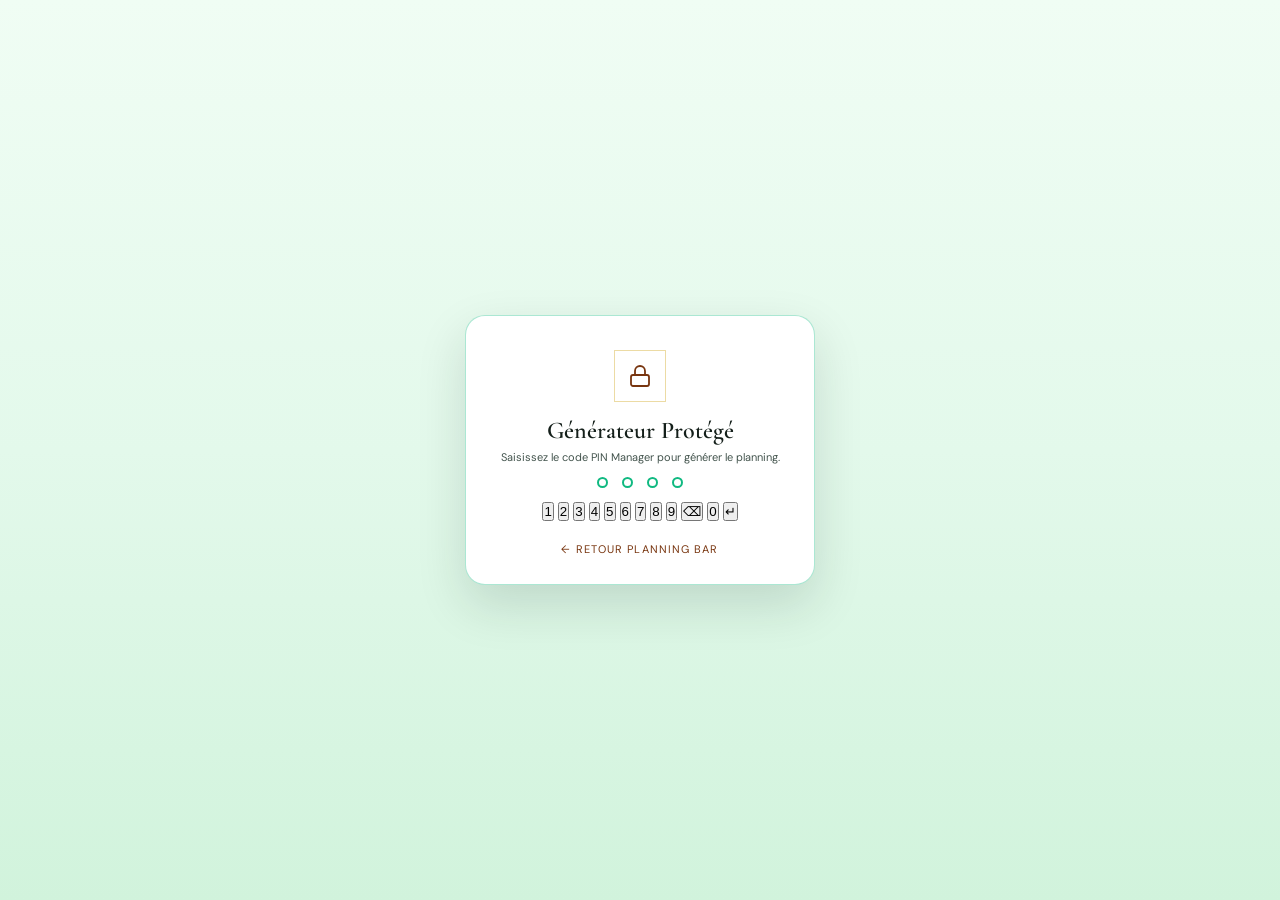
<file: generateur.html>
<!DOCTYPE html>
<html lang="fr">
<head>
  <meta charset="UTF-8" />
  <meta name="viewport" content="width=device-width, initial-scale=1.0, maximum-scale=1.0, user-scalable=no" />
  <title>Générateur de Planning Bar — Grey Corner</title>
  <link rel="icon" type="image/jpeg" href="LOGO.jpg" />
  <link href="https://fonts.googleapis.com/css2?family=Cormorant+Garamond:ital,wght@0,500;0,600;0,700;1,500&family=DM+Sans:wght@300;400;500;600;700&display=swap" rel="stylesheet" />
  <link rel="stylesheet" href="global.css?v=20261010-golddays" />
  <script src="shared.js?v=20261010-golddays"></script>

  <style>
  /* ── SPÉCIFICITÉS DU GÉNÉRATEUR BAR ── */
  .container {
    position: relative; z-index: 1;
    max-width: 720px; margin: 0 auto;
    padding: 0 20px;
    display: flex; flex-direction: column; gap: 20px;
  }

  /* ── CARD PANEL ── */
  .panel {
    background: var(--paper);
    border: 1px solid var(--hairline-color);
    border-top: 3px solid var(--festive-primary);
    border-radius: 16px;
    box-shadow: var(--shadow);
    padding: 24px;
    display: flex; flex-direction: column; gap: 18px;
  }

  .panel-title {
    font-family: "Cormorant Garamond", serif;
    font-size: 22px; font-weight: 700;
    color: var(--ink);
    display: flex; align-items: center; justify-content: space-between;
    border-bottom: 1px solid var(--hairline-color);
    padding-bottom: 10px;
  }
  .panel-title span {
    font-family: "DM Sans", sans-serif;
    font-size: 11px; font-weight: 700;
    color: var(--festive-dark);
    text-transform: uppercase; letter-spacing: .1em;
  }

  /* ── FORM CONTROLS ── */
  .grid-controls {
    display: grid;
    grid-template-columns: repeat(auto-fit, minmax(280px, 1fr));
    gap: 18px;
  }

  .control-group {
    display: flex; flex-direction: column; gap: 8px;
  }

  .label {
    font-size: 11px; text-transform: uppercase; letter-spacing: .12em;
    font-weight: 700; color: var(--festive-dark);
  }

  .sublabel {
    font-size: 11px; color: var(--ink-soft); line-height: 1.4;
  }

  input[type="date"], input[type="text"], select {
    width: 100%;
    padding: 10px 14px;
    font-family: "DM Sans", sans-serif;
    font-size: 13px;
    color: var(--ink);
    background: var(--paper2);
    border: 1px solid var(--hairline-color);
    border-radius: 8px;
    outline: none;
    transition: border-color .15s ease, box-shadow .15s ease;
  }
  input[type="date"]:focus, input[type="text"]:focus, select:focus {
    border-color: var(--festive-primary);
    box-shadow: 0 0 0 3px var(--festive-glow-a);
    background: #fff;
  }

  .preset-buttons {
    display: flex; gap: 6px; flex-wrap: wrap; margin-top: 4px;
  }
  .preset-btn {
    font-size: 10px; text-transform: uppercase; letter-spacing: .08em;
    font-weight: 700;
    padding: 5px 12px;
    border: 1px solid var(--hairline-color);
    border-radius: 999px;
    background: var(--paper2);
    color: var(--ink-soft);
    cursor: pointer;
    transition: all .12s ease;
  }
  .preset-btn:hover, .preset-btn.active {
    background: var(--festive-primary);
    color: #fff;
    border-color: var(--festive-primary);
  }

  /* Segmented radio control */
  .segmented {
    display: flex;
    border: 1px solid var(--hairline-color);
    border-radius: 10px;
    background: var(--paper2);
    padding: 4px;
    gap: 4px;
  }
  .segment-opt {
    flex: 1;
    text-align: center;
    padding: 9px 8px;
    font-size: 12px; font-weight: 700;
    cursor: pointer;
    border-radius: 8px;
    transition: all .15s ease;
    user-select: none;
    color: var(--ink-soft);
  }
  .segment-opt.active {
    background: #ffffff;
    color: var(--festive-dark);
    box-shadow: 0 2px 8px rgba(30, 27, 24, 0.08);
    border: 1px solid var(--hairline-color);
  }

  /* ── RULES SUMMARY CALLOUT ── */
  .callout {
    background: var(--paper);
    border: 1px solid var(--hairline-color);
    border-left: 4px solid var(--festive-primary);
    border-radius: 10px;
    padding: 12px 16px;
    font-size: 12px; line-height: 1.5; color: var(--ink-soft);
  }
  .callout strong { color: var(--ink); }

  /* ── BIG GENERATE BUTTON ── */
  .generate-btn {
    width: 100%;
    padding: 14px 20px;
    background: linear-gradient(135deg, var(--festive-primary) 0%, var(--festive-secondary) 100%);
    color: #fff;
    border: none;
    border-radius: 10px;
    font-family: "DM Sans", sans-serif;
    font-size: 13px; font-weight: 700; text-transform: uppercase; letter-spacing: .12em;
    cursor: pointer;
    box-shadow: 0 8px 20px var(--festive-glow-a);
    transition: transform .15s ease, box-shadow .15s ease, opacity .15s ease;
    display: flex; align-items: center; justify-content: center; gap: 8px;
  }
  .generate-btn:hover { opacity: .95; transform: translateY(-1px); }
  .generate-btn:active { transform: scale(.985); }

  /* ── PREVIEW TABLE / EXCEL GRID ── */
  .table-wrap {
    overflow-x: auto;
    border: 1px solid var(--hairline-color);
    border-radius: 10px;
    background: var(--paper);
  }
  table.planning-table {
    width: 100%;
    border-collapse: collapse;
    text-align: left;
    font-size: 12px;
  }
  table.planning-table th {
    background: var(--paper2);
    color: var(--festive-dark);
    font-weight: 700;
    text-transform: uppercase; letter-spacing: .1em;
    font-size: 10.5px;
    padding: 12px 14px;
    border-bottom: 1px solid var(--hairline-color);
    border-right: 1px solid var(--hairline);
  }
  table.planning-table th:last-child { border-right: none; }
  table.planning-table td {
    padding: 12px 14px;
    border-bottom: 1px solid var(--hairline);
    border-right: 1px solid var(--hairline);
    vertical-align: middle;
  }
  table.planning-table td:last-child { border-right: none; }
  table.planning-table tr:last-child td { border-bottom: none; }
  table.planning-table tr:hover td { background: var(--festive-glow-a); }

  .editable-cell {
    width: 100%;
    background: transparent;
    border: 1px dashed transparent;
    border-radius: 4px;
    padding: 4px 6px;
    font-family: "DM Sans", sans-serif;
    font-size: 12px;
    color: var(--ink);
    outline: none;
    transition: border-color .15s, background .15s;
  }
  .editable-cell:focus {
    border-color: var(--festive-primary);
    background: #fff;
  }

  .date-col {
    font-weight: 700;
    white-space: nowrap;
    color: var(--ink);
  }
  .repos-tag {
    display: inline-block;
    font-size: 10.5px;
    padding: 3px 8px;
    background: var(--paper2);
    border: 1px solid var(--hairline);
    border-radius: 4px;
    color: var(--ink-dim);
    font-style: italic;
  }

  /* ── EXPORT ACTIONS ── */
  .action-bar {
    display: flex;
    gap: 12px;
    flex-wrap: wrap;
  }
  .action-btn {
    flex: 1;
    min-width: 200px;
    padding: 12px 18px;
    font-family: "DM Sans", sans-serif;
    font-size: 12px; font-weight: 700; text-transform: uppercase; letter-spacing: .1em;
    border-radius: 8px;
    display: flex; align-items: center; justify-content: center; gap: 8px;
    cursor: pointer;
    transition: all .15s ease;
    border: 1px solid var(--hairline-color);
    text-decoration: none;
  }
  .action-btn.primary {
    background: linear-gradient(135deg, var(--festive-primary), var(--festive-secondary));
    color: #fff;
    border-color: var(--festive-primary);
    box-shadow: 0 4px 14px var(--festive-glow-a);
  }
  .action-btn.primary:hover { filter: brightness(1.06); }
  .action-btn.secondary {
    background: var(--paper);
    color: var(--ink);
  }
  .action-btn.secondary:hover { background: var(--paper2); border-color: var(--festive-primary); }

  /* ── STEP-BY-STEP GUIDE ── */
  .guide-steps {
    display: grid;
    grid-template-columns: repeat(auto-fit, minmax(200px, 1fr));
    gap: 12px;
  }
  .step-card {
    background: var(--paper);
    border: 1px solid var(--hairline-color);
    border-radius: 10px;
    padding: 14px;
    display: flex; flex-direction: column; gap: 6px;
  }
  .step-num {
    font-size: 9.5px; text-transform: uppercase; letter-spacing: .18em;
    color: var(--festive-primary); font-weight: 700;
  }
  .step-text {
    font-size: 12px; line-height: 1.4; color: var(--ink-soft);
  }
  .step-text strong { color: var(--ink); }

  /* Summary badges */
  .metrics-row {
    display: flex; gap: 10px; flex-wrap: wrap;
  }
  .metric-badge {
    flex: 1; min-width: 130px;
    background: var(--paper);
    border: 1px solid var(--hairline-color);
    border-radius: 10px;
    padding: 10px 12px;
    text-align: center;
  }
  .metric-name { font-size: 11px; font-weight: 700; color: var(--festive-dark); margin-bottom: 2px; }
  .metric-val { font-size: 11px; color: var(--ink-soft); }

  /* ── LOCKSCREEN STANDALONE ── */
  .gen-lock-overlay {
    position: fixed; inset: 0; z-index: 1000;
    display: flex; align-items: center; justify-content: center;
    background: var(--bg-gradient);
    padding: 20px;
  }
  .gen-lock-panel {
    position: relative;
    width: 100%; max-width: 350px;
    background: var(--paper);
    border: 1px solid var(--hairline-color);
    border-radius: 20px;
    box-shadow: var(--shadow-lg);
    padding: 34px 26px 26px;
    text-align: center;
  }
  .gen-lock-panel.shake { animation: shake .32s ease; }
  </style>
</head>

<body>
  <div class="grain"></div>
  <div class="glow-a"></div>
  <div class="glow-b"></div>

  <!-- Lockscreen for standalone visits -->
  <div class="gen-lock-overlay" id="genLockscreen" style="display:none;">
    <div class="gen-lock-panel" id="genPinPanel">
      <div style="width:52px; height:52px; margin:0 auto 14px; display:flex; align-items:center; justify-content:center; background:var(--paper); border:1px solid var(--hairline-gold); color:var(--brass-deep);">
        <svg width="24" height="24" viewBox="0 0 24 24" fill="none" stroke="currentColor" stroke-width="1.8">
          <rect x="3" y="11" width="18" height="11" rx="2" ry="2"></rect>
          <path d="M7 11V7a5 5 0 0110 0v4"></path>
        </svg>
      </div>
      <h2 style="font-family:'Cormorant Garamond',serif; font-size:24px; font-weight:600; color:var(--ink); margin-bottom:4px;">Générateur Protégé</h2>
      <p style="font-size:11px; color:var(--ink-soft); line-height:1.5; margin-bottom:12px;">Saisissez le code PIN Manager pour générer le planning.</p>

      <div class="pin-dots" id="genPinDots">
        <span class="pin-dot"></span>
        <span class="pin-dot"></span>
        <span class="pin-dot"></span>
        <span class="pin-dot"></span>
      </div>

      <div class="pin-error-msg" id="genPinError"></div>

      <div class="pin-pad-grid">
        <button class="pin-key-btn" onclick="pressGenPin('1')">1</button>
        <button class="pin-key-btn" onclick="pressGenPin('2')">2</button>
        <button class="pin-key-btn" onclick="pressGenPin('3')">3</button>
        <button class="pin-key-btn" onclick="pressGenPin('4')">4</button>
        <button class="pin-key-btn" onclick="pressGenPin('5')">5</button>
        <button class="pin-key-btn" onclick="pressGenPin('6')">6</button>
        <button class="pin-key-btn" onclick="pressGenPin('7')">7</button>
        <button class="pin-key-btn" onclick="pressGenPin('8')">8</button>
        <button class="pin-key-btn" onclick="pressGenPin('9')">9</button>
        <button class="pin-key-btn func" onclick="clearGenPin()">⌫</button>
        <button class="pin-key-btn" onclick="pressGenPin('0')">0</button>
        <button class="pin-key-btn func enter" onclick="submitGenPin()">↵</button>
      </div>

      <div style="margin-top:16px;">
        <a href="bar.html" style="font-size:11px; text-transform:uppercase; letter-spacing:.1em; color:var(--brass-deep); text-decoration:none;">← Retour Planning Bar</a>
      </div>
    </div>
  </div>

  <!-- Main Authenticated App -->
  <div id="mainShell" style="display:none;">

    <!-- Toast Notification -->
    <div id="toast">
      <svg width="18" height="18" viewBox="0 0 24 24" fill="none" stroke="#c8ab6a" stroke-width="2.5" stroke-linecap="round" stroke-linejoin="round"><path d="M20 6L9 17l-5-5"/></svg>
      <span id="toast-msg">Tableau copié pour Google Sheets !</span>
    </div>

    <!-- Header -->
    <header class="fade-up">
      <div class="logo-wrap">
        <img src="LOGO.jpg" alt="Grey Corner" onerror="this.src='https://ui-avatars.com/api/?name=GC&background=faf7f0&color=9c7a3c&size=256'">
      </div>
      <div class="eyebrow">Administration & Rotation</div>
      <div class="page-title">Générateur <span>Planning Bar</span></div>
      <div class="page-sub">Génération automatique hebdomadaire — Système 24h & Roulement des binômes.</div>
      <div class="festive-week-badge" id="festive-badge">✨ Chargement...</div>
      <div class="header-nav">
        <a href="bar.html" class="nav-btn">
          <svg fill="none" stroke="currentColor" viewBox="0 0 24 24" stroke-width="2" stroke-linecap="round" stroke-linejoin="round"><path d="M15 19l-7-7 7-7"/></svg>
          Voir le Planning Live
        </a>
        <a href="index.html" class="nav-btn">
          Menu Vestiaires
        </a>
        <button type="button" class="logout-btn" onclick="logoutBarAdmin()" title="Fermer la session Admin">
          🔒 Déconnexion
        </button>
      </div>
    </header>

    <!-- Container -->
    <div class="container fade-up" style="animation-delay:.08s;">

    <!-- Control Panel -->
    <div class="panel">
      <div class="panel-title">
        1. Paramètres de la semaine
        <span>Configuration</span>
      </div>

      <div class="grid-controls">
        <!-- Date selector -->
        <div class="control-group">
          <label class="label" for="startDate">Date de départ (Lundi)</label>
          <input type="date" id="startDate" />
          <div class="preset-buttons">
            <button type="button" class="preset-btn" onclick="setMondayOffset(0)">Cette semaine</button>
            <button type="button" class="preset-btn active" onclick="setMondayOffset(7)">Lundi prochain</button>
            <button type="button" class="preset-btn" onclick="setMondayOffset(14)">Dans 2 sem.</button>
          </div>
        </div>

        <!-- Barman starter -->
        <div class="control-group">
          <label class="label">Barman qui commence le Lundi matin</label>
          <div class="segmented" id="segStarter">
            <div class="segment-opt active" data-val="RACHID" onclick="selectStarter('RACHID')">🍸 RACHID</div>
            <div class="segment-opt" data-val="YOUSSEF" onclick="selectStarter('YOUSSEF')">🍸 YOUSSEF</div>
          </div>
          <span class="sublabel">Règle : Rachid et Youssef ne travaillent jamais sur le même service.</span>
        </div>
      </div>

      <!-- Binômes selection -->
      <div class="control-group">
        <label class="label">Attribution des Binômes (Roulement Hebdomadaire)</label>
        <div class="segmented" id="segBinome">
          <div class="segment-opt active" data-val="A" onclick="selectBinomeConfig('A')">
            Option A : [Rachid + Mostafa] &amp; [Youssef + Nassim]
          </div>
          <div class="segment-opt" data-val="B" onclick="selectBinomeConfig('B')">
            Option B : [Rachid + Nassim] &amp; [Youssef + Mostafa]
          </div>
        </div>
        <span class="sublabel">Chaque semaine, les 2 aides-barmans (Mostafa et Nassim) alternent de binôme avec un barman différent.</span>
      </div>

      <!-- Notification text D2 -->
      <div class="control-group">
        <label class="label" for="notifText">Message de notification (Optionnel)</label>
        <input type="text" id="notifText" placeholder="Ex: les personnes en rouge doivent pointer a 10h du matin" value="les personnes en rouge doivent pointer a 10h du matin" />
      </div>

      <!-- Quick rules callout -->
      <div class="callout">
        🔄 <strong>Système 24h actif</strong> : Le serveur ou le binôme qui effectue le <strong>Soir</strong> assure automatiquement le <strong>Lendemain Matin</strong>. Du Lundi au Jeudi, 1 personne a son jour de repos garanti chaque jour. Du Vendredi au Dimanche, effectif complet à 4 (2 Matin, 2 Soir).
      </div>

      <button type="button" class="generate-btn" onclick="generatePlanning()">
        <svg width="16" height="16" fill="none" stroke="currentColor" viewBox="0 0 24 24" stroke-width="2.2" stroke-linecap="round" stroke-linejoin="round"><path d="M12 2v4m0 12v4M4.93 4.93l2.83 2.83m8.48 8.48l2.83 2.83M2 12h4m12 0h4M4.93 19.07l2.83-2.83m8.48-8.48l2.83-2.83"/></svg>
        Générer le Planning Automatique
      </button>
    </div>

    <!-- Preview & Excel Table -->
    <div class="panel" id="previewPanel">
      <div class="panel-title">
        2. Aperçu du Tableau (Format Google Sheets)
        <span id="weekLabel">Semaine du Lundi</span>
      </div>

      <div class="table-wrap">
        <table class="planning-table" id="planningTable">
          <thead>
            <tr>
              <th>DATE</th>
              <th>MATIN</th>
              <th>SOIR</th>
              <th>REPOS DU JOUR</th>
            </tr>
          </thead>
          <tbody id="planningTbody">
            <!-- Will be populated by JS -->
          </tbody>
        </table>
      </div>

      <!-- Metric summary -->
      <div class="metrics-row" id="metricsSummary">
        <!-- Will be populated by JS -->
      </div>

      <!-- Export Buttons -->
      <div class="action-bar">
        <button type="button" class="action-btn primary" onclick="copyForGoogleSheets()">
          <svg width="16" height="16" fill="none" stroke="currentColor" viewBox="0 0 24 24" stroke-width="2"><path d="M8 5H6a2 2 0 00-2 2v12a2 2 0 002 2h10a2 2 0 002-2v-1M8 5a2 2 0 002 2h2a2 2 0 002-2M8 5a2 2 0 012-2h2a2 2 0 012 2m0 0h2a2 2 0 012 2v3m2 4H10m0 0l3-3m-3 3l3 3"/></svg>
          📋 Copier pour Google Sheets
        </button>

        <button type="button" class="action-btn secondary" onclick="downloadCsv()">
          <svg width="16" height="16" fill="none" stroke="currentColor" viewBox="0 0 24 24" stroke-width="2"><path d="M12 10v6m0 0l-3-3m3 3l3-3m2 8H7a2 2 0 01-2-2V5a2 2 0 012-2h5.586a1 1 0 01.707.293l5.414 5.414a1 1 0 01.293.707V19a2 2 0 01-2 2z"/></svg>
          📥 Télécharger CSV
        </button>
      </div>

      <!-- Guide steps -->
      <div class="guide-steps">
        <div class="step-card">
          <div class="step-num">Étape 1</div>
          <div class="step-text">Cliquez sur le bouton vert <strong>Copier pour Google Sheets</strong>.</div>
        </div>
        <div class="step-card">
          <div class="step-num">Étape 2</div>
          <div class="step-text">Ouvrez votre feuille Google Sheets (<em>Copie de PLANNING-BAR</em>).</div>
        </div>
        <div class="step-card">
          <div class="step-num">Étape 3</div>
          <div class="step-text">Placez-vous sur la case <strong>A1</strong> (ou la suite du tableau) et faites <strong>Ctrl + V</strong>.</div>
        </div>
        <div class="step-card">
          <div class="step-num">Étape 4</div>
          <div class="step-text">L'application mobile des barmans (<code>bar.html</code>) est instantanément à jour !</div>
        </div>
      </div>

    </div>

  </div>
  <!-- End #mainShell -->

  <script>
    let currentStarter = "RACHID";
    let currentBinomeConfig = "A"; // 'A' = Rachid+Mostafa / Youssef+Nassim, 'B' = Rachid+Nassim / Youssef+Mostafa
    let generatedData = [];

    const MONTHS_FR = ["janv.", "févr.", "mars", "avr.", "mai", "juin", "juil.", "août", "sept.", "oct.", "nov.", "déc."];
    const DAYS_FR = ["dimanche", "lundi", "mardi", "mercredi", "jeudi", "vendredi", "samedi"];

    /* ── Date Helpers ── */
    function getNextMonday(fromDate = new Date(), offsetDays = 0) {
      const d = new Date(fromDate);
      d.setHours(0,0,0,0);
      const day = d.getDay(); // 0 is Sun, 1 is Mon
      const diffToMonday = (day === 1) ? 0 : ((8 - day) % 7);
      d.setDate(d.getDate() + diffToMonday + offsetDays);
      return d;
    }

    function formatDateInput(d) {
      const year = d.getFullYear();
      const month = String(d.getMonth() + 1).padStart(2, "0");
      const day = String(d.getDate()).padStart(2, "0");
      return `${year}-${month}-${day}`;
    }

    function formatDateLabel(d) {
      const dayName = DAYS_FR[d.getDay()];
      const dayNum = d.getDate();
      const monthName = MONTHS_FR[d.getMonth()];
      return `${dayName} ${dayNum} ${monthName}`;
    }

    function setMondayOffset(days) {
      document.querySelectorAll(".preset-btn").forEach(btn => btn.classList.remove("active"));
      if (event && event.target) event.target.classList.add("active");
      
      const mon = getNextMonday(new Date(), days === 0 ? 0 : days);
      document.getElementById("startDate").value = formatDateInput(mon);
      generatePlanning();
    }

    /* ── Segment controls ── */
    function selectStarter(starter) {
      currentStarter = starter;
      document.querySelectorAll("#segStarter .segment-opt").forEach(opt => {
        opt.classList.toggle("active", opt.dataset.val === starter);
      });
      generatePlanning();
    }

    function selectBinomeConfig(cfg) {
      currentBinomeConfig = cfg;
      document.querySelectorAll("#segBinome .segment-opt").forEach(opt => {
        opt.classList.toggle("active", opt.dataset.val === cfg);
      });
      generatePlanning();
    }

    /* ── Toast ── */
    function showToast(msg) {
      const toast = document.getElementById("toast");
      const txt = document.getElementById("toast-msg");
      txt.textContent = msg;
      toast.classList.add("show");
      setTimeout(() => toast.classList.remove("show"), 3200);
    }

    /* ── Core Planning Algorithm (24h System + Binômes) ── */
    function generatePlanning() {
      const dateInput = document.getElementById("startDate").value;
      if (!dateInput) return;

      const [y, m, d] = dateInput.split("-").map(Number);
      const startDate = new Date(y, m - 1, d);

      const starter = currentStarter; // "RACHID" or "YOUSSEF"
      const otherBarman = (starter === "RACHID") ? "YOUSSEF" : "RACHID";

      // Determine aides based on config A vs B
      let aideRachid, aideYoussef;
      if (currentBinomeConfig === "A") {
        aideRachid = "MOSTAFA";
        aideYoussef = "NASSIM";
      } else {
        aideRachid = "NASSIM";
        aideYoussef = "MOSTAFA";
      }

      const binomeStarter = (starter === "RACHID") ? [ "RACHID", aideRachid ] : [ "YOUSSEF", aideYoussef ];
      const binomeOther   = (starter === "RACHID") ? [ "YOUSSEF", aideYoussef ] : [ "RACHID", aideRachid ];

      const bStartBarman = binomeStarter[0];
      const bStartAide   = binomeStarter[1];
      const bOtherBarman = binomeOther[0];
      const bOtherAide   = binomeOther[1];

      // Schedule matrix respecting 24h & alternating roles
      const weekPattern = [
        // Lundi
        {
          dayIndex: 0,
          matin: `${bStartBarman}`,
          soir: `${bOtherBarman}, ${bOtherAide}`,
          repos: `${bStartAide}`
        },
        // Mardi (bOtherBarman comes from Lundi Soir)
        {
          dayIndex: 1,
          matin: `${bOtherBarman}`,
          soir: `${bStartBarman}, ${bStartAide}`,
          repos: `${bOtherAide}`
        },
        // Mercredi (bStartAide comes from Mardi Soir)
        {
          dayIndex: 2,
          matin: `${bStartAide}`,
          soir: `${bOtherBarman}, ${bOtherAide}`,
          repos: `${bStartBarman}`
        },
        // Jeudi (1 seul barman le matin : bOtherAide)
        {
          dayIndex: 3,
          matin: `${bOtherAide}`,
          soir: `${bStartBarman}, ${bStartAide}`,
          repos: `${bOtherBarman}`
        },
        // Vendredi (Week-end commence : 2 Matin / 2 Soir)
        {
          dayIndex: 4,
          matin: `${bStartBarman}, ${bStartAide}`,
          soir: `${bOtherBarman}, ${bOtherAide}`,
          repos: "—"
        },
        // Samedi (2 Matin / 2 Soir - alternance des binômes)
        {
          dayIndex: 5,
          matin: `${bOtherBarman}, ${bOtherAide}`,
          soir: `${bStartBarman}, ${bStartAide}`,
          repos: "—"
        },
        // Dimanche (2 Matin / 2 Soir - alternance des binômes)
        {
          dayIndex: 6,
          matin: `${bStartBarman}, ${bStartAide}`,
          soir: `${bOtherBarman}, ${bOtherAide}`,
          repos: "—"
        }
      ];

      generatedData = weekPattern.map(item => {
        const curDate = new Date(startDate);
        curDate.setDate(startDate.getDate() + item.dayIndex);
        return {
          dateObj: curDate,
          dateLabel: formatDateLabel(curDate),
          matin: item.matin,
          soir: item.soir,
          repos: item.repos
        };
      });

      renderTable();
      renderMetrics();
    }

    function renderTable() {
      const tbody = document.getElementById("planningTbody");
      if (!tbody || !generatedData.length) return;

      const firstDate = generatedData[0].dateLabel;
      const lastDate  = generatedData[generatedData.length - 1].dateLabel;
      document.getElementById("weekLabel").textContent = `Du ${firstDate} au ${lastDate}`;

      tbody.innerHTML = generatedData.map((row, idx) => `
        <tr>
          <td class="date-col">${row.dateLabel}</td>
          <td>
            <input type="text" class="editable-cell" value="${escapeHtml(row.matin)}" onchange="updateCell(${idx}, 'matin', this.value)" />
          </td>
          <td>
            <input type="text" class="editable-cell" value="${escapeHtml(row.soir)}" onchange="updateCell(${idx}, 'soir', this.value)" />
          </td>
          <td>
            <span class="repos-tag">${escapeHtml(row.repos)}</span>
          </td>
        </tr>
      `).join("");
    }

    function updateCell(rowIdx, field, val) {
      if (generatedData[rowIdx]) {
        generatedData[rowIdx][field] = val.trim();
        renderMetrics();
      }
    }

    function renderMetrics() {
      const counts = {
        "RACHID": { m: 0, s: 0, tot: 0 },
        "YOUSSEF": { m: 0, s: 0, tot: 0 },
        "MOSTAFA": { m: 0, s: 0, tot: 0 },
        "NASSIM": { m: 0, s: 0, tot: 0 }
      };

      generatedData.forEach(row => {
        const mStaff = row.matin.toLowerCase();
        const sStaff = row.soir.toLowerCase();

        Object.keys(counts).forEach(name => {
          const lower = name.toLowerCase();
          const inM = mStaff.includes(lower);
          const inS = sStaff.includes(lower);
          if (inM) counts[name].m++;
          if (inS) counts[name].s++;
          if (inM || inS) counts[name].tot++;
        });
      });

      const container = document.getElementById("metricsSummary");
      if (!container) return;

      container.innerHTML = Object.entries(counts).map(([name, stat]) => `
        <div class="metric-badge">
          <div class="metric-name">${name}</div>
          <div class="metric-val"><strong>${stat.tot} jours</strong> (Matin: ${stat.m} | Soir: ${stat.s})</div>
        </div>
      `).join("");
    }

    /* ── Export Copy to Clipboard (TSV format for Google Sheets) ── */
    function copyForGoogleSheets() {
      if (!generatedData.length) return;

      const notif = document.getElementById("notifText").value.trim();

      // Building exact TSV lines:
      // Row 1: DATE \t MATIN \t SOIR \t notification
      // Row 2: Date1 \t Matin1 \t Soir1 \t notifMsg
      // Row 3..N: DateX \t MatinX \t SoirX
      const lines = [];
      lines.push(["DATE", "MATIN", "SOIR", "notification"].join("\t"));

      generatedData.forEach((row, i) => {
        const notifCell = (i === 0 && notif) ? notif : "";
        lines.push([row.dateLabel, row.matin, row.soir, notifCell].join("\t"));
      });

      const tsvContent = lines.join("\r\n");

      navigator.clipboard.writeText(tsvContent).then(() => {
        showToast("Tableau copié ! Ouvrez Google Sheets et faites Ctrl+V.");
      }).catch(err => {
        // Fallback for older browsers
        const textarea = document.createElement("textarea");
        textarea.value = tsvContent;
        document.body.appendChild(textarea);
        textarea.select();
        document.execCommand("copy");
        document.body.removeChild(textarea);
        showToast("Tableau copié ! Ouvrez Google Sheets et faites Ctrl+V.");
      });
    }

    /* ── Export CSV File ── */
    function downloadCsv() {
      if (!generatedData.length) return;

      const notif = document.getElementById("notifText").value.trim();
      const lines = [];
      lines.push('"DATE","MATIN","SOIR","notification"');

      generatedData.forEach((row, i) => {
        const notifCell = (i === 0 && notif) ? notif : "";
        lines.push(`"${row.dateLabel}","${row.matin}","${row.soir}","${notifCell}"`);
      });

      const csvContent = "\uFEFF" + lines.join("\r\n"); // UTF-8 BOM
      const blob = new Blob([csvContent], { type: "text/csv;charset=utf-8;" });
      const url = URL.createObjectURL(blob);
      const a = document.createElement("a");
      a.href = url;
      a.download = `planning_bar_${formatDateInput(generatedData[0].dateObj)}.csv`;
      document.body.appendChild(a);
      a.click();
      document.body.removeChild(a);
      URL.revokeObjectURL(url);
      showToast("Fichier CSV téléchargé avec succès !");
    }

    /* ── SÉCURITÉ PIN SHA-256 (Générateur Bar) ── */
    let genPinVal = "";

    function checkAuth() {
      const lock = document.getElementById("genLockscreen");
      if (!lock) return;
      if (GC.isSessionAuth("gc_bar_admin")) {
        lock.style.display = "none";
        document.getElementById("mainShell").style.display = "block";
      } else {
        lock.style.display = "flex";
        document.getElementById("mainShell").style.display = "none";
      }
    }

    function pressGenPin(digit) {
      if (genPinVal.length >= 4) return;
      genPinVal += digit;
      document.getElementById("genPinError").textContent = "";
      updateGenPinDots();
      if (genPinVal.length === 4) setTimeout(submitGenPin, 140);
    }

    function clearGenPin() {
      genPinVal = "";
      document.getElementById("genPinError").textContent = "";
      updateGenPinDots();
    }

    function updateGenPinDots() {
      const dots = document.querySelectorAll("#genPinDots .pin-dot");
      dots.forEach((d, i) => d.classList.toggle("filled", i < genPinVal.length));
    }

    function logoutBarAdmin() {
      GC.logout("gc_bar_admin");
      genPinVal = "";
      updateGenPinDots();
      checkAuth();
      showToast("🔒 Session administrateur Bar fermée.");
    }

    async function submitGenPin() {
      const err = document.getElementById("genPinError");
      const panel = document.getElementById("genPinPanel");
      const lockStatus = GC.getPinLockoutStatus("admin");
      if (lockStatus.locked) {
        if (err) err.textContent = `Trop de tentatives incorrectes. Réessayez dans ${lockStatus.remainingSec}s.`;
        return;
      }
      if (genPinVal.length !== 4) {
        if (err) err.textContent = "Entrez le code à 4 chiffres.";
        return;
      }

      const isValid = await GC.verifyAdminPin(genPinVal);
      if (isValid) {
        GC.setSessionAuth("gc_bar_admin", "admin");
        const lock = document.getElementById("genLockscreen");
        if (lock) lock.style.display = "none";
        document.getElementById("mainShell").style.display = "block";
      } else {
        if (err) err.textContent = GC.lastPinError || "Code PIN Admin incorrect.";
        if (panel) {
          panel.classList.remove("shake");
          void panel.offsetWidth;
          panel.classList.add("shake");
        }
        genPinVal = "";
        updateGenPinDots();
      }
    }

    /* Keyboard support */
    document.addEventListener("keydown", e => {
      const lock = document.getElementById("genLockscreen");
      if (!lock || lock.style.display === "none") return;

      if (e.key >= "0" && e.key <= "9") {
        pressGenPin(e.key);
      } else if (e.key === "Backspace") {
        genPinVal = genPinVal.slice(0, -1);
        updateGenPinDots();
      } else if (e.key === "Enter") {
        submitGenPin();
      }
    });

    /* ── Initialize ── */
    window.addEventListener("DOMContentLoaded", () => {
      checkAuth();
      // Default to next Monday
      const nextMon = getNextMonday(new Date(), 7);
      document.getElementById("startDate").value = formatDateInput(nextMon);
      generatePlanning();
    });
  </script>
</body>
</html>
</file>
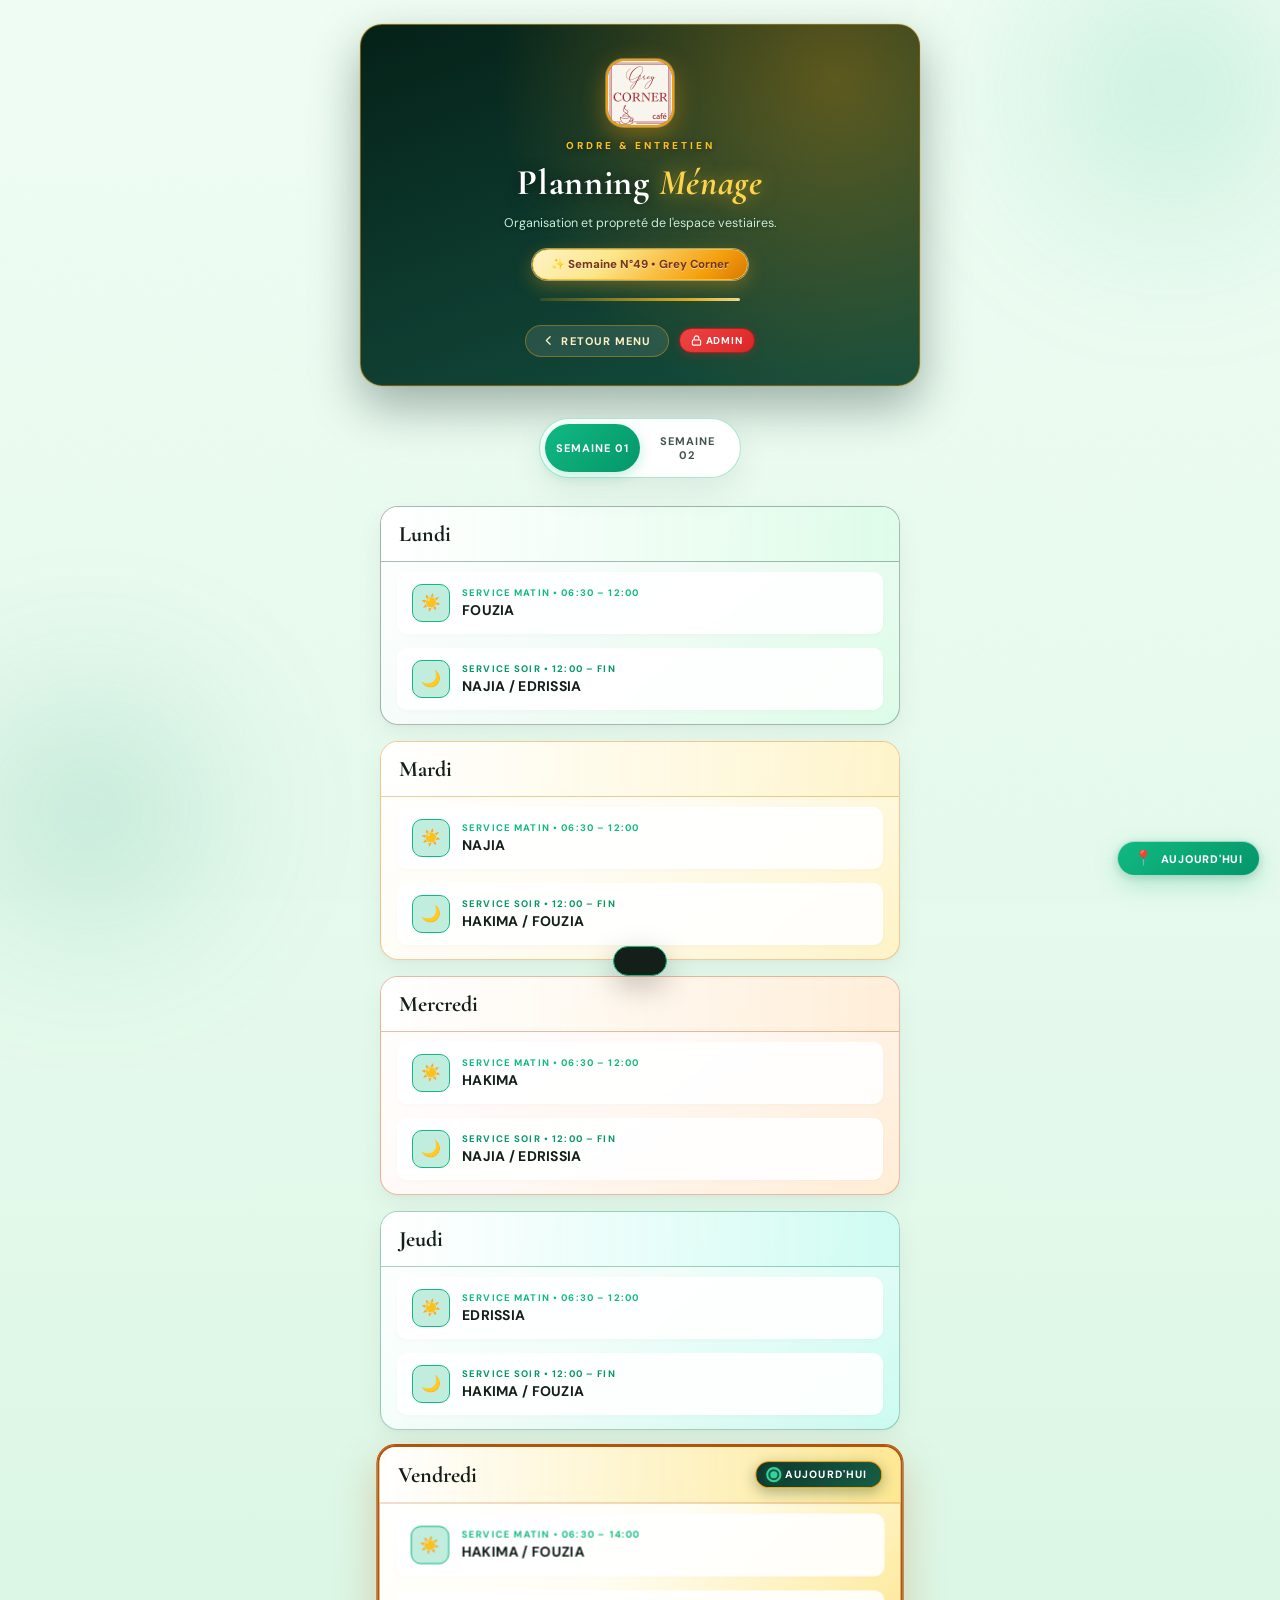
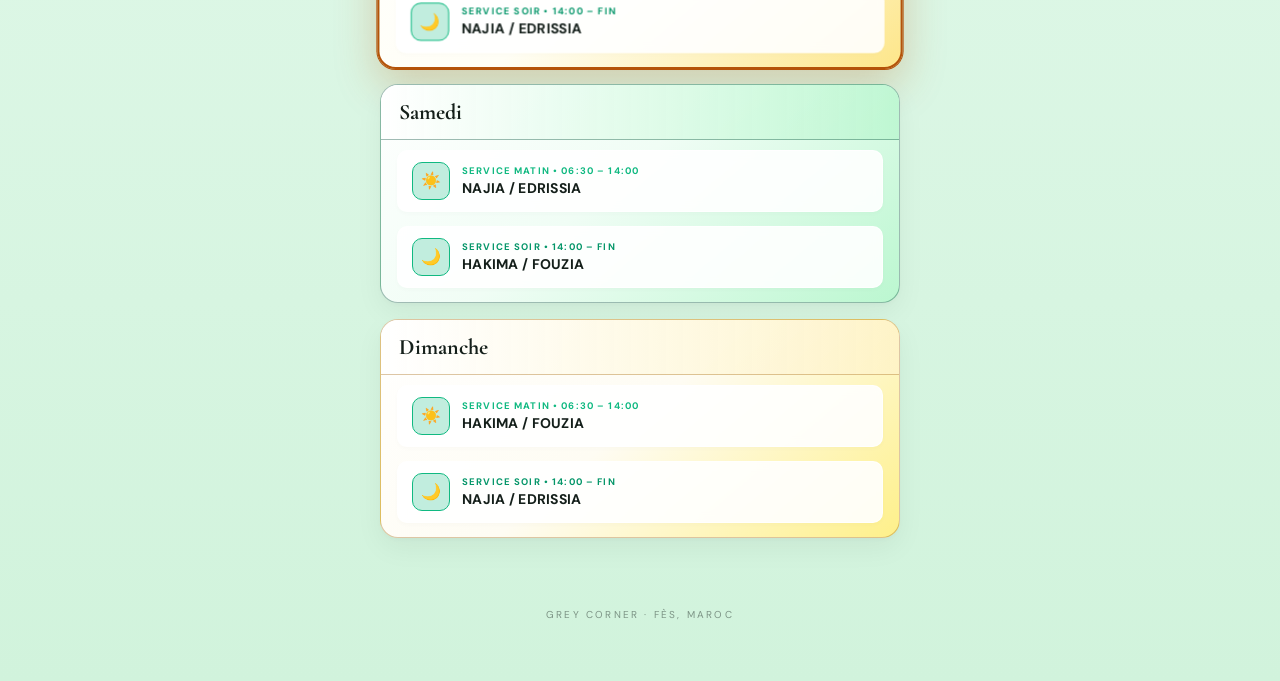
<file: menage.html>
<!DOCTYPE html>
<html lang="fr">
<head>
  <meta charset="UTF-8">
  <meta name="viewport" content="width=device-width, initial-scale=1.0, maximum-scale=1.0, user-scalable=no">
  <title>Planning Ménage — Grey Corner</title>
  <link rel="icon" type="image/jpeg" href="LOGO.jpg" />
  <link href="https://fonts.googleapis.com/css2?family=Cormorant+Garamond:ital,wght@0,500;0,600;0,700;1,500&family=DM+Sans:wght@300;400;500;600;700&display=swap" rel="stylesheet" />
  <link rel="stylesheet" href="global.css?v=20261010-golddays">
  <script src="shared.js?v=20261010-golddays"></script>
  
  <style>
    .scroll-mt-24 {
      scroll-margin-top: 5rem;
    }
    .staff-name-menage[contenteditable="true"] {
      border: 1px dashed var(--brass);
      border-radius: 6px;
      padding: 4px 8px;
      background: #fff;
      outline: none;
      cursor: text;
    }
  </style>
</head>
<body>
  <div class="grain"></div>
  <div class="glow-a"></div>
  <div class="glow-b"></div>

  <div id="alert-box">
    <span id="alert-text"></span>
    <button id="alert-close" onclick="GC.hideAlert()">✕</button>
  </div>

  <div id="toast"></div>

  <!-- Modal PIN Admin Ménage -->
  <div class="modal-overlay" id="pinModal" onclick="handleBackdropClick(event)">
    <div class="pin-panel" id="pinPanel">
      <button class="modal-close" style="position:absolute; top:12px; right:14px;" onclick="closePinModal()" title="Fermer">✕</button>
      <div class="pin-badge">
        <svg width="24" height="24" viewBox="0 0 24 24" fill="none" stroke="currentColor" stroke-width="1.8">
          <rect x="3" y="11" width="18" height="11" rx="2" ry="2"></rect>
          <path d="M7 11V7a5 5 0 0 1 10 0v4"></path>
        </svg>
      </div>
      <h3 class="pin-title">Admin Ménage</h3>
      <p class="pin-sub">Saisissez le code PIN Administrateur pour modifier et synchroniser le planning.</p>

      <div class="pin-dots" id="mPinDots">
        <span class="pin-dot"></span>
        <span class="pin-dot"></span>
        <span class="pin-dot"></span>
        <span class="pin-dot"></span>
      </div>

      <div class="pin-error" id="mPinError"></div>

      <div class="pin-pad">
        <button class="pin-key" onclick="pressPin('1')">1</button>
        <button class="pin-key" onclick="pressPin('2')">2</button>
        <button class="pin-key" onclick="pressPin('3')">3</button>
        <button class="pin-key" onclick="pressPin('4')">4</button>
        <button class="pin-key" onclick="pressPin('5')">5</button>
        <button class="pin-key" onclick="pressPin('6')">6</button>
        <button class="pin-key" onclick="pressPin('7')">7</button>
        <button class="pin-key" onclick="pressPin('8')">8</button>
        <button class="pin-key" onclick="pressPin('9')">9</button>
        <button class="pin-key func" onclick="clearPin()">⌫</button>
        <button class="pin-key" onclick="pressPin('0')">0</button>
        <button class="pin-key func enter" onclick="submitPin()">↵</button>
      </div>
    </div>
  </div>

  <!-- ─── HEADER ─── -->
  <header class="fade-up" style="animation-delay: 0s;">
    <div class="logo-wrap">
      <img src="LOGO.jpg" alt="Grey Corner" onerror="this.src='https://ui-avatars.com/api/?name=GC&background=faf7f0&color=9c7a3c&size=256'" />
    </div>
    <div class="eyebrow">Ordre & Entretien</div>
    <h1 class="page-title">Planning <span>Ménage</span></h1>
    <p class="page-sub">Organisation et propreté de l'espace vestiaires.</p>
    <div class="festive-week-badge" id="festive-badge">✨ Chargement...</div>
    <div class="gold-rule"></div>
    <div class="header-actions" id="menage-header-actions">
      <a href="index.html" class="back-btn">
        <svg fill="none" stroke="currentColor" viewBox="0 0 24 24" stroke-width="2.2" stroke-linecap="round" stroke-linejoin="round"><path d="M15 19l-7-7 7-7"/></svg>
        Retour Menu
      </a>
      <button type="button" id="menageAdminBtn" onclick="openPinModal()" class="admin-btn" title="Mode Édition Admin Ménage">
        <svg viewBox="0 0 24 24" fill="none" stroke="currentColor" stroke-width="2.4" style="width:11px; height:11px;"><rect x="3" y="11" width="18" height="11" rx="2" ry="2"></rect><path d="M7 11V7a5 5 0 0110 0v4"></path></svg>
        Admin
      </button>
    </div>
  </header>

  <div class="container">
    <!-- ONGLETS SEMAINE 01 / SEMAINE 02 -->
    <div class="tabs-wrapper fade-up" style="animation-delay: 0.07s;">
      <button class="tab-btn active" onclick="switchWeek('S1')">Semaine 01</button>
      <button class="tab-btn" onclick="switchWeek('S2')">Semaine 02</button>
    </div>

    <!-- LISTE DES JOURS -->
    <main class="fade-up" style="animation-delay: 0.12s; display: flex; flex-direction: column; gap: 16px;" id="planning-list">
      <!-- Rempli dynamiquement par JavaScript -->
    </main>
  </div>

  <footer class="footer fade-up" style="animation-delay: 0.25s;">
    Grey Corner · Fès, Maroc
  </footer>

  <script>
    const PLANNING_DATA = {
      S1: {
        title: 'Semaine 01',
        schedules: [
          { day: 'lundi', matin: { staff: 'Fouzia' }, soir: { staff: 'Najia / Edrissia' } },
          { day: 'mardi', matin: { staff: 'Najia' }, soir: { staff: 'Hakima / Fouzia' } },
          { day: 'mercredi', matin: { staff: 'Hakima' }, soir: { staff: 'Najia / Edrissia' } },
          { day: 'jeudi', matin: { staff: 'Edrissia' }, soir: { staff: 'Hakima / Fouzia' } },
          { day: 'vendredi', matin: { staff: 'Hakima / Fouzia' }, soir: { staff: 'Najia / Edrissia' } },
          { day: 'samedi', matin: { staff: 'Najia / Edrissia' }, soir: { staff: 'Hakima / Fouzia' } },
          { day: 'dimanche', matin: { staff: 'Hakima / Fouzia' }, soir: { staff: 'Najia / Edrissia' } },
        ]
      },
      S2: {
        title: 'Semaine 02',
        schedules: [
          { day: 'lundi', matin: { staff: 'Najia' }, soir: { staff: 'Hakima / Fouzia' } },
          { day: 'mardi', matin: { staff: 'Fouzia' }, soir: { staff: 'Najia / Edrissia' } },
          { day: 'mercredi', matin: { staff: 'Edrissia' }, soir: { staff: 'Hakima / Fouzia' } },
          { day: 'jeudi', matin: { staff: 'Hakima' }, soir: { staff: 'Najia / Edrissia' } },
          { day: 'vendredi', matin: { staff: 'Najia / Edrissia' }, soir: { staff: 'Hakima / Fouzia' } },
          { day: 'samedi', matin: { staff: 'Hakima / Fouzia' }, soir: { staff: 'Najia / Edrissia' } },
          { day: 'dimanche', matin: { staff: 'Najia / Edrissia' }, soir: { staff: 'Hakima / Fouzia' } },
        ]
      }
    };

    const ACCENTS = [
      'var(--acc-1)', // Lundi : Sunset Corail
      'var(--acc-2)', // Mardi : Vert Émeraude
      'var(--acc-3)', // Mercredi : Bleu Azur
      'var(--acc-4)', // Jeudi : Violet Pourpre
      'var(--acc-5)', // Vendredi : Rose Rubis
      'var(--acc-6)', // Samedi : Ambre Solaire
      'var(--acc-7)'  // Dimanche : Lagon Turquoise
    ];
    let currentWeek = 'S1';
    let isMenageAdminEdit = false;
    let isMenageSyncing = false;
    let pendingMenageResync = false;
    let autoSyncMenageTimer = null;
    let mPinValue = '';

    function getMenageWebhookUrl() {
      return GC.getWebhookUrl('gc_menage_webhook_url');
    }

    function syncDomToMenageData() {
      const container = document.getElementById('planning-list');
      if (!container || !PLANNING_DATA[currentWeek]) return false;
      let changed = false;
      const fields = container.querySelectorAll('.staff-name-menage[data-idx][data-shift]');
      fields.forEach(el => {
        const idx = parseInt(el.getAttribute('data-idx'), 10);
        const shiftKey = el.getAttribute('data-shift');
        const sched = PLANNING_DATA[currentWeek].schedules[idx];
        if (!sched || !sched[shiftKey]) return;
        const val = String(el.textContent || '').replace(/\s+/g, ' ').trim();
        if (val !== sched[shiftKey].staff) {
          sched[shiftKey].staff = val;
          changed = true;
        }
      });
      if (changed) saveMenageToLocal(true);
      return changed;
    }

    function scheduleAutoSyncMenage() {
      if (autoSyncMenageTimer) clearTimeout(autoSyncMenageTimer);
      autoSyncMenageTimer = setTimeout(() => {
        autoSyncMenageTimer = null;
        if (isMenageAdminEdit && GC.isSessionAuth('gc_menage_admin', 'admin')) {
          syncMenageToCloud({ silent: true });
        }
      }, 1200);
    }

    function mergeMenageData(incoming) {
      if (!incoming || typeof incoming !== 'object') return false;
      let changed = false;
      ['S1', 'S2'].forEach(wk => {
        if (incoming[wk] && Array.isArray(incoming[wk].schedules) && incoming[wk].schedules.length > 0) {
          PLANNING_DATA[wk].schedules = incoming[wk].schedules.map((row, idx) => {
            const fallback = PLANNING_DATA[wk].schedules[idx] || { day: row.day, matin: { staff: '' }, soir: { staff: '' } };
            return {
              day: String(row.day || fallback.day || '').toLowerCase(),
              matin: { staff: String((row.matin && row.matin.staff) ?? fallback.matin.staff) },
              soir: { staff: String((row.soir && row.soir.staff) ?? fallback.soir.staff) }
            };
          });
          changed = true;
        }
      });
      return changed;
    }

    function saveMenageToLocal(markDirty = true) {
      try {
        localStorage.setItem('planningGreyCornerMenageData', JSON.stringify(PLANNING_DATA));
        if (markDirty) localStorage.setItem('gc_menage_dirty', '1');
      } catch (e) {}
    }

    function restoreMenageFromLocal() {
      try {
        const raw = localStorage.getItem('planningGreyCornerMenageData');
        if (!raw) return;
        const parsed = JSON.parse(raw);
        mergeMenageData(parsed);
      } catch (e) {
        console.error('Erreur lecture planning ménage local:', e);
      }
    }

    async function loadMenageFromCloud() {
      const webhookUrl = getMenageWebhookUrl();
      if (!webhookUrl) return;

      const isDirty = localStorage.getItem('gc_menage_dirty') === '1';
      const controller = (typeof AbortController !== 'undefined') ? new AbortController() : null;
      const timer = controller ? setTimeout(() => controller.abort(), 10000) : null;

      try {
        const resp = await fetch(`${webhookUrl}?type=menage&t=${Date.now()}`, {
          redirect: 'follow',
          signal: controller ? controller.signal : undefined
        });
        if (!resp.ok) throw new Error(`HTTP ${resp.status}`);
        const json = await resp.json();
        if (json && json.status === 'success' && json.data && (json.data.S1?.schedules?.length || json.data.S2?.schedules?.length)) {
          if (isDirty) {
            GC.showAlert("Des modifications locales Ménage ne sont pas encore synchronisées. Ouvrez Admin > 💾 Enregistrer.");
          } else if (mergeMenageData(json.data)) {
            saveMenageToLocal(false);
            renderPlanning();
          }
        }
      } catch (e) {
        console.warn('Synchro Cloud Ménage indisponible (mode local actif):', e);
      } finally {
        if (timer) clearTimeout(timer);
      }
    }

    function getTodayLabel() {
      return new Intl.DateTimeFormat('fr-FR', { weekday: 'long' }).format(new Date()).toLowerCase().trim();
    }

    function switchWeek(weekKey) {
      if (isMenageAdminEdit) syncDomToMenageData();
      currentWeek = weekKey;
      
      const btns = document.querySelectorAll('.tab-btn');
      if (btns.length >= 2) {
        btns[0].classList.toggle('active', weekKey === 'S1');
        btns[1].classList.toggle('active', weekKey === 'S2');
      }

      // Changement festif dynamique de couleur au clic
      if (weekKey === 'S1') GC.applyFestiveTheme(0);
      else GC.applyFestiveTheme(1);
      
      renderPlanning();
    }

    function updateMenageStaff(idx, shiftKey, value) {
      if (!PLANNING_DATA[currentWeek] || !PLANNING_DATA[currentWeek].schedules[idx]) return;
      PLANNING_DATA[currentWeek].schedules[idx][shiftKey].staff = String(value || '').replace(/\s+/g, ' ').trim();
      saveMenageToLocal(true);
    }

    function onMenageFieldInput(idx, shiftKey, value) {
      updateMenageStaff(idx, shiftKey, value);
      scheduleAutoSyncMenage();
    }

    function onMenageFieldBlur(idx, shiftKey, value) {
      if (autoSyncMenageTimer) {
        clearTimeout(autoSyncMenageTimer);
        autoSyncMenageTimer = null;
      }
      updateMenageStaff(idx, shiftKey, value);
      if (isMenageAdminEdit && GC.isSessionAuth('gc_menage_admin', 'admin')) {
        syncMenageToCloud({ silent: true });
      }
    }

    function renderPlanning() {
      const listContainer = document.getElementById('planning-list');
      const today = getTodayLabel();
      const schedules = PLANNING_DATA[currentWeek].schedules;
      const badge = document.getElementById('festive-badge');
      if(badge) badge.innerText = `✨ ${PLANNING_DATA[currentWeek].title}`;

      const editAttrs = isMenageAdminEdit ? 'contenteditable="true"' : '';

      listContainer.innerHTML = schedules.map((row, idx) => {
        const isToday = row.day === today;
        const isWE = ['vendredi', 'samedi', 'dimanche'].includes(row.day);
        const dayNum = idx % 7;
        const accent = ACCENTS[dayNum];

        return `
          <div class="day-card ${isToday ? 'is-today' : ''} scroll-mt-24" id="day-${row.day}" data-day="${dayNum}" style="--accent:${accent}">
            <div class="card-header">
              <span class="day-name">${GC.escapeHtml(row.day)}</span>
              ${isToday ? `<div class="today-badge"><span class="today-dot"></span>Aujourd'hui</div>` : ''}
            </div>
            <div class="card-body" style="padding: 10px 16px 14px;">
              
              <div class="shift-row-menage">
                <div class="icon-box-menage">☀️</div>
                <div class="shift-info-box">
                  <div class="shift-label-menage matin">Service Matin • ${isWE ? '06:30 – 14:00' : '06:30 – 12:00'}</div>
                  <div class="staff-name-menage" data-idx="${idx}" data-shift="matin" ${editAttrs} oninput="onMenageFieldInput(${idx}, 'matin', this.textContent)" onblur="onMenageFieldBlur(${idx}, 'matin', this.textContent)">${GC.escapeHtml(row.matin.staff)}</div>
                </div>
              </div>

              <div class="shift-row-menage">
                <div class="icon-box-menage">🌙</div>
                <div class="shift-info-box">
                  <div class="shift-label-menage soir">Service Soir • ${isWE ? '14:00 – Fin' : '12:00 – Fin'}</div>
                  <div class="staff-name-menage" data-idx="${idx}" data-shift="soir" ${editAttrs} oninput="onMenageFieldInput(${idx}, 'soir', this.textContent)" onblur="onMenageFieldBlur(${idx}, 'soir', this.textContent)">${GC.escapeHtml(row.soir.staff)}</div>
                </div>
              </div>

            </div>
          </div>
        `;
      }).join('');

      // Défilement automatique vers le jour courant au milieu de l'écran
      if (!isMenageAdminEdit) {
        GC.scrollToElement(`day-${today}`, 150);
      }
      GC.initTodayFAB();
    }

    function configureMenageWebhook() {
      const current = getMenageWebhookUrl();
      const input = prompt(
        "Entrez l'URL du Webhook Google Apps Script (Web App /exec) pour synchroniser le planning Ménage :",
        current
      );
      if (input === null) return '';
      const cleaned = input.trim();
      if (cleaned) {
        localStorage.setItem('gc_menage_webhook_url', cleaned);
        if (!localStorage.getItem('gc_webhook_url')) {
          localStorage.setItem('gc_webhook_url', cleaned);
        }
        GC.showToast('💾 URL Webhook Ménage enregistrée !');
      }
      return cleaned;
    }

    async function syncMenageToCloud(opts = {}) {
      const silent = !!(opts && opts.silent);
      if (autoSyncMenageTimer) {
        clearTimeout(autoSyncMenageTimer);
        autoSyncMenageTimer = null;
      }
      syncDomToMenageData();

      if (isMenageSyncing) {
        pendingMenageResync = true;
        if (!silent) GC.showToast('⏳ Synchronisation déjà en cours...');
        return;
      }

      const authHash = (opts && opts.authToken) || GC.getAdminAuthToken();
      if (!opts.authToken && !GC.isSessionAuth('gc_menage_admin', 'admin')) {
        if (!silent) {
          alert('Session administrateur expirée. Veuillez vous reconnecter.');
          logoutMenageAdmin();
        }
        return;
      }

      let webhookUrl = getMenageWebhookUrl();
      if (!webhookUrl) {
        if (silent) return;
        webhookUrl = configureMenageWebhook();
        if (!webhookUrl) return;
      }

      saveMenageToLocal(true);
      const syncBtn = document.getElementById('menage-sync-btn');
      const origHtml = syncBtn ? syncBtn.innerHTML : '💾 Enregistrer';
      if (syncBtn && !silent) {
        syncBtn.disabled = true;
        syncBtn.innerHTML = '⏳ Enregistrement...';
      }

      isMenageSyncing = true;
      const controller = (typeof AbortController !== 'undefined') ? new AbortController() : null;
      const timer = controller ? setTimeout(() => controller.abort(), 15000) : null;

      try {
        const resp = await fetch(webhookUrl, {
          method: 'POST',
          redirect: 'follow',
          headers: { 'Content-Type': 'text/plain;charset=utf-8' },
          body: JSON.stringify({
            action: 'save_menage',
            authHash,
            menageData: PLANNING_DATA
          }),
          signal: controller ? controller.signal : undefined
        });
        if (!resp.ok) throw new Error(`HTTP ${resp.status}`);
        const rawText = await resp.text();
        if (GC.isHtml(rawText)) {
          throw new Error("Le Webhook a renvoyé une page HTML (vérifiez les droits d'accès Web App).");
        }
        const json = JSON.parse(rawText);
        if (!json || json.status !== 'success') {
          throw new Error((json && json.message) || 'Confirmation serveur refusée.');
        }
        localStorage.removeItem('gc_menage_dirty');
        GC.hideAlert();
        GC.showToast(silent ? '☁️ Modification Ménage enregistrée sur Google Sheets !' : '☁️ Planning Ménage synchronisé sur Google Sheets !');
      } catch (err) {
        console.error('Erreur sync Ménage:', err);
        if (silent) {
          GC.showToast('⚠️ Sauvegardé localement (Google Sheets hors-ligne).');
        } else {
          GC.showToast('❌ Échec Cloud — Données conservées en local.');
          alert('❌ Échec de synchronisation Ménage :\n' + (err.message || err) + '\n\nVos modifications restent sauvegardées en local.');
        }
      } finally {
        isMenageSyncing = false;
        if (timer) clearTimeout(timer);
        if (syncBtn && !silent) {
          syncBtn.disabled = false;
          syncBtn.innerHTML = origHtml;
        }
        if (pendingMenageResync) {
          pendingMenageResync = false;
          syncMenageToCloud({ silent: true });
        }
      }
    }

    function unlockMenageAdmin() {
      isMenageAdminEdit = true;
      closePinModal();
      const headerActions = document.getElementById('menage-header-actions');
      const adminBtn = document.getElementById('menageAdminBtn');
      if (adminBtn) {
        adminBtn.innerHTML = '✍️ Édition Active';
      }
      if (headerActions && !document.getElementById('menage-sync-btn')) {
        const syncBtn = document.createElement('button');
        syncBtn.id = 'menage-sync-btn';
        syncBtn.type = 'button';
        syncBtn.className = 'back-btn';
        syncBtn.innerHTML = '💾 Enregistrer';
        syncBtn.onclick = () => syncMenageToCloud({ silent: false });
        headerActions.insertBefore(syncBtn, adminBtn);

        const cfgBtn = document.createElement('button');
        cfgBtn.id = 'menage-cfg-btn';
        cfgBtn.type = 'button';
        cfgBtn.className = 'back-btn';
        cfgBtn.innerHTML = '⚙️ Webhook';
        cfgBtn.onclick = configureMenageWebhook;
        headerActions.insertBefore(cfgBtn, adminBtn);

        const outBtn = document.createElement('button');
        outBtn.id = 'menage-logout-btn';
        outBtn.type = 'button';
        outBtn.className = 'logout-btn';
        outBtn.innerHTML = '🔒 Déconnexion';
        outBtn.onclick = logoutMenageAdmin;
        headerActions.appendChild(outBtn);
      }
      renderPlanning();
      GC.showToast('✨ Mode édition Ménage activé — sauvegarde automatique active.');
    }

    function logoutMenageAdmin() {
      if (autoSyncMenageTimer) {
        clearTimeout(autoSyncMenageTimer);
        autoSyncMenageTimer = null;
      }
      syncDomToMenageData();
      if (localStorage.getItem('gc_menage_dirty') === '1') {
        const token = GC.getAdminAuthToken();
        if (token) syncMenageToCloud({ silent: true, authToken: token });
      }
      GC.logout('gc_menage_admin');
      isMenageAdminEdit = false;
      ['menage-sync-btn', 'menage-cfg-btn', 'menage-logout-btn'].forEach(id => document.getElementById(id)?.remove());
      const adminBtn = document.getElementById('menageAdminBtn');
      if (adminBtn) {
        adminBtn.innerHTML = `<svg viewBox="0 0 24 24" fill="none" stroke="currentColor" stroke-width="2.4" style="width:11px; height:11px;"><rect x="3" y="11" width="18" height="11" rx="2" ry="2"></rect><path d="M7 11V7a5 5 0 0110 0v4"></path></svg> Admin`;
      }
      renderPlanning();
      GC.showToast('🔒 Session administrateur Ménage fermée.');
    }

    /* ── MODAL PIN ADMIN MÉNAGE ── */
    function openPinModal() {
      if (isMenageAdminEdit) return;
      if (GC.isSessionAuth('gc_menage_admin', 'admin')) {
        unlockMenageAdmin();
        return;
      }
      const modal = document.getElementById('pinModal');
      if (!modal) return;
      mPinValue = '';
      updateMPinDots();
      const err = document.getElementById('mPinError');
      if (err) err.textContent = '';
      modal.classList.add('active');
    }

    function closePinModal() {
      const modal = document.getElementById('pinModal');
      if (modal) modal.classList.remove('active');
      mPinValue = '';
    }

    function handleBackdropClick(e) {
      if (e.target.id === 'pinModal') closePinModal();
    }

    function updateMPinDots() {
      document.querySelectorAll('#mPinDots .pin-dot').forEach((d, i) => d.classList.toggle('filled', i < mPinValue.length));
    }

    function pressPin(digit) {
      if (mPinValue.length >= 4) return;
      mPinValue += digit;
      const err = document.getElementById('mPinError');
      if (err) err.textContent = '';
      updateMPinDots();
      if (mPinValue.length === 4) setTimeout(submitPin, 140);
    }

    function clearPin() {
      mPinValue = '';
      const err = document.getElementById('mPinError');
      if (err) err.textContent = '';
      updateMPinDots();
    }

    async function submitPin() {
      const err = document.getElementById('mPinError');
      const panel = document.getElementById('pinPanel');
      const lockStatus = GC.getPinLockoutStatus('admin');
      if (lockStatus.locked) {
        if (err) err.textContent = `Trop de tentatives incorrectes. Réessayez dans ${lockStatus.remainingSec}s.`;
        return;
      }
      if (mPinValue.length !== 4) {
        if (err) err.textContent = 'Entrez le code à 4 chiffres.';
        return;
      }
      const isValid = await GC.verifyAdminPin(mPinValue);
      if (isValid) {
        GC.setSessionAuth('gc_menage_admin', 'admin');
        unlockMenageAdmin();
      } else {
        if (err) err.textContent = GC.lastPinError || 'Code PIN Admin incorrect.';
        if (panel) {
          panel.classList.remove('shake');
          void panel.offsetWidth;
          panel.classList.add('shake');
        }
        mPinValue = '';
        updateMPinDots();
      }
    }

    document.addEventListener('keydown', e => {
      const modal = document.getElementById('pinModal');
      if (!modal || !modal.classList.contains('active')) return;
      if (e.key >= '0' && e.key <= '9') pressPin(e.key);
      else if (e.key === 'Backspace') { mPinValue = mPinValue.slice(0, -1); updateMPinDots(); }
      else if (e.key === 'Enter') submitPin();
      else if (e.key === 'Escape') closePinModal();
    });

    // Lancement automatique avec restauration locale + synchro Cloud
    restoreMenageFromLocal();
    const initialWeek = (typeof GC !== 'undefined' && typeof GC.getWeekNumber === 'function' && (GC.getWeekNumber() % 2 === 0)) ? 'S2' : 'S1';
    switchWeek(initialWeek);
    loadMenageFromCloud();
  </script>
</body>
</html>
</file>
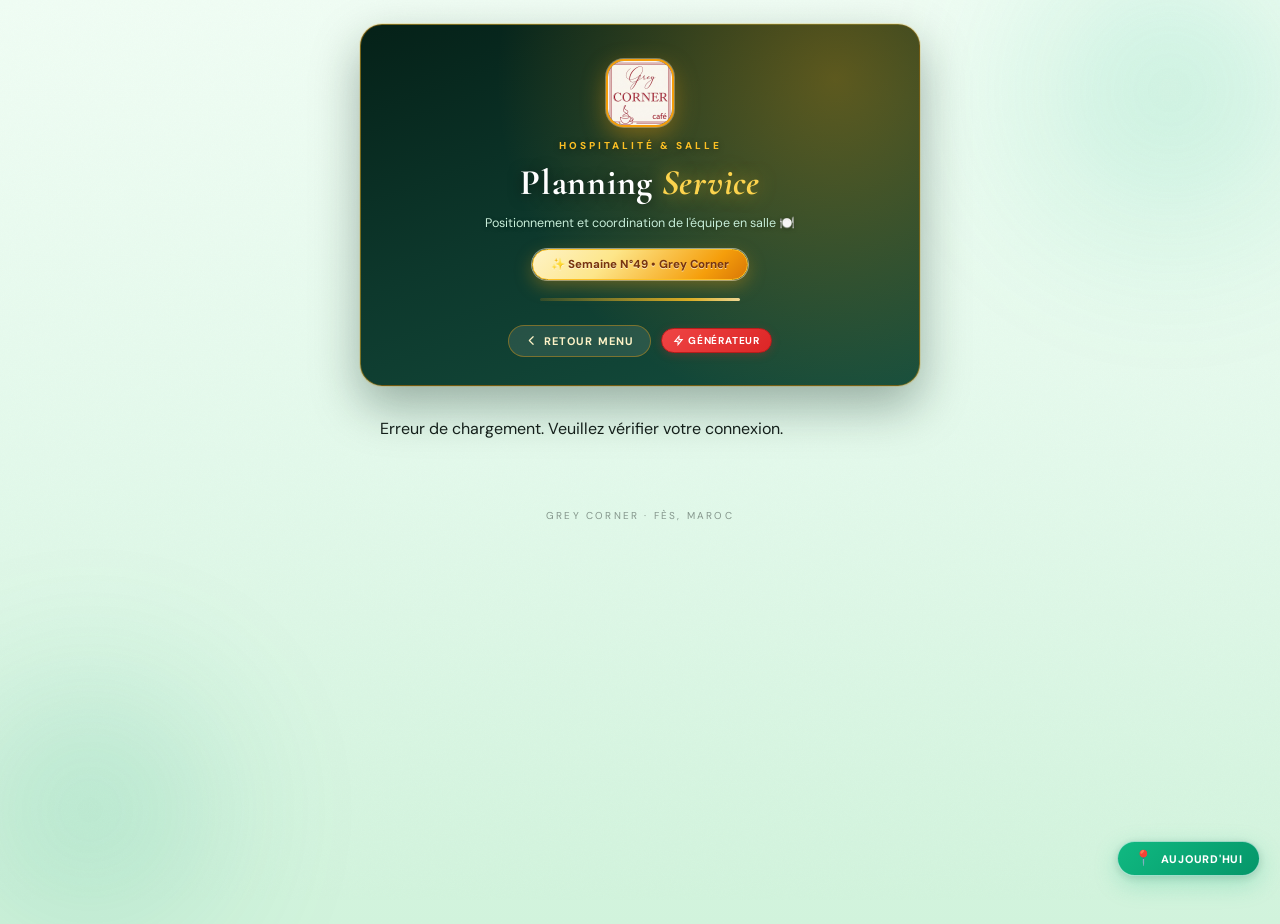
<file: service.html>
<!DOCTYPE html>
<html lang="fr">
<head>
  <meta charset="UTF-8" />
  <meta name="viewport" content="width=device-width, initial-scale=1.0, maximum-scale=1.0, user-scalable=no" />
  <title>Planning Service — Grey Corner</title>
  <link rel="icon" type="image/jpeg" href="LOGO.jpg" />
  <link href="https://fonts.googleapis.com/css2?family=Cormorant+Garamond:ital,wght@0,500;0,600;0,700;1,500&family=DM+Sans:wght@300;400;500;600;700&display=swap" rel="stylesheet" />
  <link rel="stylesheet" href="global.css?v=20261010-golddays" />
  <script src="shared.js?v=20261010-golddays"></script>
  <script src="service-admin.js?v=20261010-golddays" defer></script>
</head>

<body>
  <div class="grain"></div>
  <div class="glow-a"></div>
  <div class="glow-b"></div>

  <div id="alert-box">
    <span id="alert-text"></span>
    <button id="alert-close" onclick="GC.hideAlert()">✕</button>
  </div>

  <div id="toast"></div>

  <header class="fade-up" style="animation-delay:.0s">
    <div class="logo-wrap">
      <img src="LOGO.jpg" alt="Grey Corner" onerror="this.src='https://ui-avatars.com/api/?name=GC&background=faf7f0&color=9c7a3c&size=256'">
    </div>
    <div class="eyebrow">Hospitalité & Salle</div>
    <h1 class="page-title">Planning <span>Service</span></h1>
    <p class="page-sub">Positionnement et coordination de l'équipe en salle 🍽️</p>
    <div class="festive-week-badge" id="festive-badge">✨ Chargement...</div>
    <div class="gold-rule"></div>
    <div class="header-actions">
      <a href="index.html" class="back-btn">
        <svg fill="none" stroke="currentColor" viewBox="0 0 24 24" stroke-width="2.2" stroke-linecap="round" stroke-linejoin="round"><path d="M15 19l-7-7 7-7"/></svg>
        Retour Menu
      </a>
      <button class="admin-btn" onclick="openPinModal()" title="Générateur Service (Admin)">
        <svg fill="none" stroke="currentColor" viewBox="0 0 24 24" stroke-width="2.4" style="width:11px; height:11px;"><path d="M13 10V3L4 14h7v7l9-11h-7z"/></svg>
        Générateur
      </button>
    </div>
  </header>

  <div class="container" id="planning-container">
    <div style="padding: 10px 0;">
      <div class="shimmer-skeleton"></div>
      <div class="shimmer-skeleton" style="opacity:0.75;"></div>
      <div class="shimmer-skeleton" style="opacity:0.5;"></div>
    </div>
  </div>

  <!-- ─── MODAL 1 : ACCÈS ADMINISTRATEUR SÉCURISÉ ─── -->
  <div class="modal-overlay" id="pinModal">
    <div class="modal-box" id="pinBox">
      <div class="modal-header">
        <span class="modal-title">Accès Administrateur</span>
        <button class="modal-close" onclick="closePinModal()">✕</button>
      </div>
      <div class="modal-body">
        <div class="admin-pin-panel">
          <div class="admin-pin-badge">
            <svg width="24" height="24" viewBox="0 0 24 24" fill="none" stroke="currentColor" stroke-width="1.8">
              <rect x="3" y="11" width="18" height="11" rx="2" ry="2"/>
              <path d="M7 11V7a5 5 0 0 1 10 0v4"/>
            </svg>
          </div>
          <p class="admin-pin-sub">Saisissez le code PIN administrateur pour déverrouiller le générateur de planning.</p>
          <div class="admin-pin-dots">
            <span class="admin-pin-dot"></span>
            <span class="admin-pin-dot"></span>
            <span class="admin-pin-dot"></span>
            <span class="admin-pin-dot"></span>
          </div>
          <div class="admin-pin-error" id="adminPinError"></div>

          <div class="pin-pad">
            <button class="pin-key" data-digit="1">1</button>
            <button class="pin-key" data-digit="2">2</button>
            <button class="pin-key" data-digit="3">3</button>
            <button class="pin-key" data-digit="4">4</button>
            <button class="pin-key" data-digit="5">5</button>
            <button class="pin-key" data-digit="6">6</button>
            <button class="pin-key" data-digit="7">7</button>
            <button class="pin-key" data-digit="8">8</button>
            <button class="pin-key" data-digit="9">9</button>
            <button class="pin-key func" onclick="clearAdminPin()">⌫</button>
            <button class="pin-key" data-digit="0">0</button>
            <button class="pin-key func enter" onclick="submitAdminPin()">↵</button>
          </div>
        </div>
      </div>
    </div>
  </div>

  <!-- ─── MODAL 2 : GÉNÉRATEUR & PRÉVISUALISATION ÉDITABLE ─── -->
  <div class="modal-overlay" id="generatorModal">
    <div class="modal-box wide">
      <div class="modal-header">
        <span class="modal-title">Générateur de Planning Carré (5 Serveurs)</span>
        <div style="display:flex; align-items:center; gap:8px;">
          <button type="button" class="logout-btn" onclick="logoutServiceAdmin()" title="Fermer la session Administrateur">🔒 Déconnexion Admin</button>
          <button class="modal-close" onclick="closeGeneratorModal()">✕</button>
        </div>
      </div>
      <div class="modal-body">
        
        <!-- Bannière Détection Automatique de Brouillon en Attente -->
        <div class="draft-pending-card" id="draftPendingCard" style="display:none;">
          <div class="draft-card-main">
            <div class="draft-card-icon">📋</div>
            <div class="draft-card-info">
              <div class="draft-card-title">Brouillon en attente détecté</div>
              <div class="draft-card-sub" id="draftPendingDetails">Un planning modifié est enregistré dans l'onglet BROUILLON.</div>
            </div>
          </div>
          <div class="draft-card-buttons">
            <button class="btn-secondary" type="button" onclick="loadDraftData()">👁️ Ouvrir & Éditer</button>
            <button class="btn-publish-live" id="btnPublishDirect" type="button" onclick="publishDraftDirectly()">
              🟢 Feu Vert : Diffuser ce Brouillon
            </button>
          </div>
        </div>

        <!-- Carte Synchronisation Google Sheets & Workflow Admin -->
        <div class="sync-config-card">
          <div class="sync-config-header" onclick="toggleSyncConfig()">
            <span class="sync-config-title">
              ☁️ Synchronisation Google Sheets (Brouillon & Feu Vert)
            </span>
            <span class="sync-config-toggle" id="syncConfigToggle">Configurer le Webhook ▼</span>
          </div>
          <div class="sync-config-body" id="syncConfigBody" style="display:none;">
            <div class="guide-box">
              <strong>Configuration du Webhook Google Apps Script (1 seule fois) :</strong>
              <ol>
                <li>Dans votre feuille Google Sheets, ouvrez <strong>Extensions &gt; Apps Script</strong>.</li>
                <li>Supprimez le code existant, collez le script ci-dessous puis cliquez sur <strong>Enregistrer</strong>.</li>
                <li>Cliquez sur <strong>Déployer &gt; Nouveau déploiement</strong> &gt; Type : <em>Application Web</em> &gt; Accès : <em>Tout le monde (Anyone)</em>.</li>
                <li>Copiez l'URL Web App fournie et collez-la dans le champ ci-dessous :</li>
              </ol>
              <div class="code-container">
                <button class="btn-secondary" type="button" style="padding:4px 8px; font-size:10px; margin-bottom:4px;" onclick="copyAppsScriptCode()">📋 Copier le code Google Apps Script (Code.gs)</button>
                <pre class="code-snippet" id="appsScriptCodePreview">// Chargement du code...</pre>
              </div>
            </div>

            <div class="form-group" style="margin-top:4px;">
              <label class="form-label">URL Webhook Google Apps Script (Web App URL)</label>
              <input type="text" id="cfg_webhook_url" class="form-input" placeholder="https://script.google.com/macros/s/.../exec" oninput="saveWebhookUrl()" />
            </div>
          </div>
        </div>

        <!-- Carte Équipe & Badges Mémoire (Personnalisation des 5 serveurs) -->
        <div class="team-config-card">
          <div class="team-config-header" onclick="toggleTeamConfig()">
            <span class="team-config-title">
              👥 Équipe Service Basse Saison (5 Serveurs — Système 24h)
            </span>
            <span class="team-config-toggle" id="teamConfigToggle">Personnaliser les 5 noms ▼</span>
          </div>
          <div class="team-config-body" id="teamConfigBody" style="display:none;">
            <div class="team-subgroup full-span">
              <span class="team-subgroup-title">Serveurs actifs (Youness, Aziz, Youssef, Zakaria, Mohamed)</span>
              <div class="name-input-row">
                <input type="text" id="cfg_s_0" placeholder="Serveur 1" value="youness" oninput="saveTeamNames()" />
                <input type="text" id="cfg_s_1" placeholder="Serveur 2" value="aziz" oninput="saveTeamNames()" />
                <input type="text" id="cfg_s_2" placeholder="Serveur 3" value="youssef" oninput="saveTeamNames()" />
                <input type="text" id="cfg_s_3" placeholder="Serveur 4" value="zakaria" oninput="saveTeamNames()" />
                <input type="text" id="cfg_s_4" placeholder="Serveur 5" value="mohamed" oninput="saveTeamNames()" />
              </div>
            </div>
          </div>
        </div>

        <!-- Formulaire de paramétrage -->
        <div class="form-row">
          <div class="form-group">
            <label class="form-label">Lundi de départ</label>
            <input type="date" id="genStartDate" class="form-input" />
          </div>
          <div class="form-group">
            <label class="form-label">Rotation de départ (Semaine 1)</label>
            <select id="genStartGroup" class="form-select">
              <option value="0" id="opt_rot_0">Rotation 1 — Repos Lun : Mohamed | Matin : Youness &amp; Aziz</option>
              <option value="1" id="opt_rot_1">Rotation 2 — Repos Lun : Youness | Matin : Aziz &amp; Youssef</option>
              <option value="2" id="opt_rot_2">Rotation 3 — Repos Lun : Aziz | Matin : Youssef &amp; Zakaria</option>
              <option value="3" id="opt_rot_3">Rotation 4 — Repos Lun : Youssef | Matin : Zakaria &amp; Mohamed</option>
              <option value="4" id="opt_rot_4">Rotation 5 — Repos Lun : Zakaria | Matin : Mohamed &amp; Youness</option>
            </select>
          </div>
        </div>

        <div class="form-row">
          <div class="form-group">
            <label class="form-label">Nombre de semaines</label>
            <select id="genWeeksCount" class="form-select">
              <option value="1" selected>1 Semaine (7 jours)</option>
              <option value="2">2 Semaines (14 jours)</option>
              <option value="3">3 Semaines (21 jours)</option>
              <option value="4">4 Semaines (28 jours — 1 Mois)</option>
              <option value="6">6 Semaines</option>
              <option value="8">8 Semaines (2 Mois)</option>
            </select>
          </div>
          <div class="form-group">
            <label class="form-label">Message d'alerte (Optionnel)</label>
            <input type="text" id="genAlertMsg" class="form-input" value="Les personnes en continu (10H) pointent à 10h00 jusqu'à la fin de service" placeholder="Ex: Les personnes en continu (10H) pointent à 10h00..." />
          </div>
        </div>

        <div class="rules-callout">
          🔄 <strong>Système 24h &amp; Basse Saison (5 Serveurs — jusqu'en Mars) :</strong><br/>
          • <strong>Lun–Ven :</strong> 2 Matin (06h30) / 2 Soir (14h15) / 1 Repos garanti — le soir assure le lendemain matin avec inversion de carré (<code>SAL1+TER2</code> ↔ <code>TER1+SAL2+LOG</code>).<br/>
          • <strong>Samedi :</strong> 3 Matin / 3 Soir dont <strong>1 Continu 10h → Fin</strong>.<br/>
          • <strong>Dimanche :</strong> 4 Matin (inclus 1 <code>DEB</code>) / 3 Soir dont <strong>2 Continus 10h → Fin</strong>.<br/>
          • <strong>Équité :</strong> Rotation circulaire automatique chaque semaine (repos, carrés et shifts continus).
        </div>

        <button class="btn-primary" onclick="generatePlanningData()">
          ✨ Générer la rotation carrée
        </button>

        <!-- Section de Prévisualisation Éditable -->
        <div class="preview-section" id="previewSection" style="display:none;">
          <div class="preview-notice">
            ✍️ <strong>Prévisualisation 100% Éditable :</strong> Cliquez sur une cellule pour la modifier. Cliquez sur un <strong>Badge Mémoire</strong> ci-dessous pour insérer directement un nom au curseur.
          </div>

          <!-- Barre d'état du Workflow -->
          <div class="draft-status-bar">
            <div>
              <span>Statut : </span>
              <span id="syncStatusBadge" class="status-tag editing">✍️ En cours de modification</span>
            </div>
            <div id="syncStatusMsg" style="font-size:10px; color:var(--ink-soft); font-weight:normal;"></div>
          </div>

          <!-- Barre de Badges Raccourcis Cliquables -->
          <div class="quick-badges-bar">
            <span class="quick-badges-label">🏷️ Insérer un nom :</span>
            <div id="quickBadgesContainer" style="display:inline-flex; gap:6px; flex-wrap:wrap;"></div>
          </div>

          <!-- Outil de remplacement rapide -->
          <div class="replace-tool">
            <span style="font-weight:600; color:var(--festive-dark);">🔄 Remplacer partout :</span>
            <span>Remplacer</span>
            <select id="repOldName"></select>
            <span>par</span>
            <input type="text" id="repNewName" placeholder="Nouveau nom..." style="width:130px;" />
            <button class="btn-secondary" style="padding:4px 10px; font-size:11px;" onclick="replaceNameGlobally()">Remplacer</button>
          </div>

          <!-- Outil de gestion des congés et absences par période -->
          <div class="leave-tool">
            <div class="leave-tool-header">
              <span class="leave-tool-title">🏖️ Gestion des Congés & Absences (Date à Date) :</span>
            </div>
            <div class="leave-tool-body">
              <div class="leave-field">
                <span style="font-weight:600;">Personne :</span>
                <select id="leaveStaffSelect"></select>
              </div>
              <div class="leave-field">
                <span>Du :</span>
                <input type="date" id="leaveDateStart" />
              </div>
              <div class="leave-field">
                <span>Au :</span>
                <input type="date" id="leaveDateEnd" />
              </div>
              <div class="leave-field">
                <span>Action :</span>
                <select id="leaveActionType" onchange="toggleLeaveActionInputs()">
                  <option value="remove">🗑️ Retirer le nom (Postes libérés)</option>
                  <option value="replace">🔄 Remplacer par un autre serveur</option>
                  <option value="repos">💤 Marquer en Repos</option>
                </select>
              </div>
              <div class="leave-field" id="leaveReplacementField" style="display:none;">
                <span>Remplaçant :</span>
                <select id="leaveReplacementSelect"></select>
              </div>
              <button class="btn-leave-apply" type="button" onclick="applyLeavePeriod()">
                🏖️ Appliquer le congé
              </button>
            </div>
          </div>

          <!-- Récapitulatif équité des 5 serveurs -->
          <div id="serviceMetricsSummary" class="service-metrics-grid"></div>

          <div class="table-responsive">
            <table class="table-edit" id="editTable">
              <thead>
                <tr>
                  <th>Date</th>
                  <th>Matin (06:30 - 14:30)</th>
                  <th>Soir (14:15 - Fin)</th>
                  <th>Notification</th>
                  <th>H. Matin</th>
                  <th>H. Soir</th>
                  <th></th>
                </tr>
              </thead>
              <tbody id="editTableBody">
                <!-- Généré dynamiquement -->
              </tbody>
            </table>
          </div>

          <div class="actions-bar">
            <button class="btn-secondary" onclick="addNewDayRow()">+ Ajouter un jour</button>
            <button class="btn-secondary" onclick="loadDraftData()">📥 Charger le Brouillon Cloud</button>
            <button class="btn-save-draft" id="btnSaveDraft" onclick="saveToGoogleSheets(false)">
              💾 Sauvegarder en Brouillon (Cloud)
            </button>
            <button class="btn-publish-live" id="btnPublishLive" onclick="saveToGoogleSheets(true)">
              🟢 Feu Vert Admin : Diffuser à l'Équipe
            </button>
            <button class="btn-secondary" onclick="exportToGoogleSheetsClipboard()" title="Copier pour Google Sheets (Ctrl+V)">📋 Copier TSV</button>
            <button class="btn-secondary" onclick="downloadCsvFile()" title="Télécharger CSV">📥 CSV</button>
          </div>
        </div>

      </div>
    </div>
  </div>

  <footer class="footer">
    Grey Corner · Fès, Maroc
  </footer>

  <!-- ─── SCRIPT PUBLIC : CONSULTATION DU PLANNING ─── -->
  <script>
    const SHEET_ID  = "1aKrmu7Hdf1tb4_0QFCGC6VYjUVlRKeDJYLYs9qIM6Aw";
    const SHEET_URL = `https://docs.google.com/spreadsheets/d/${SHEET_ID}/export?format=csv&gid=0`;

    const DEFAULT_H_MATIN = "06:30 – 14:30";
    const DEFAULT_H_SOIR  = "14:15 – Fin service";

    const ACCENTS = [
      "var(--acc-1)", // Lundi : Vert Émeraude Impérial
      "var(--acc-2)", // Mardi : Or Brossé & Miel Doré
      "var(--acc-3)", // Mercredi : Terracotta & Cuivre Royal
      "var(--acc-4)", // Jeudi : Vert Sauge Palace
      "var(--acc-5)", // Vendredi : Ambre Solaire
      "var(--acc-6)", // Samedi : Nuit Émeraude & Or Intense
      "var(--acc-7)"  // Dimanche : Champagne Soyeux & Or Antique
    ];

    /* ── CHARGEMENT INITIAL (GOOGLE SHEETS) ── */
    async function init() {
      const container = document.getElementById("planning-container");
      try {
        const resp = await fetch(SHEET_URL, { cache: "no-store" });
        const text = await resp.text();
        if (GC.isHtml(text)) {
          throw new Error("Accès non autorisé ou HTML renvoyé");
        }
        localStorage.setItem("gc_sheet_cache", text);
        parseAndRenderPlanning(text);
      } catch (e) {
        console.warn("Échec chargement en ligne, tentative via cache local:", e);
        const cached = localStorage.getItem("gc_sheet_cache");
        if (cached) {
          parseAndRenderPlanning(cached);
          GC.showToast("📡 Mode hors-ligne : affichage des données en cache.");
        } else {
          container.innerHTML = `<div class="empty-state">Erreur de chargement. Veuillez vérifier votre connexion.</div>`;
        }
      }
    }

    function parseAndRenderPlanning(text) {
      const container = document.getElementById("planning-container");
      const rows = text.split(/\r?\n/).map(r => r.trim()).filter(r => r.length);
      if (rows.length <= 1) { container.innerHTML = `<div class="empty-state">Aucune donnée trouvée.</div>`; return; }

      /* ── NOTIFICATION (COLONNE D) ── */
      for (let i = 1; i < rows.length; i++) {
        const c = GC.splitCsv(rows[i]);
        const banner = String(c[3] ?? "").trim();
        if (banner && banner !== "-" && !banner.toLowerCase().includes("notification")) {
          GC.showAlert(banner);
          break;
        }
      }

      const t0 = GC.todayMidnight();
      const all = [];
      for (let i = 1; i < rows.length; i++) {
        const c = GC.splitCsv(rows[i]);
        if (c.length >= 3 && c[0] && !c[0].toUpperCase().includes("DATE")) {
          all.push({
            date: c[0],
            dateObj: GC.parseDateLabel(c[0], t0),
            matin: c[1] ?? '',
            soir: c[2] ?? '',
            hMatin: c[4] ?? '',
            hSoir: c[5] ?? ''
          });
        }
      }
      const data = GC.filterActivePlanningRows(all, t0);

      let maxDate = null;
      all.forEach(r => {
        if (GC.isValidDate(r.dateObj)) {
          if (!maxDate || r.dateObj > maxDate) maxDate = r.dateObj;
        }
      });
      window.lastSheetDate = maxDate;

      render(data, t0);
    }

    function render(data, t0 = GC.todayMidnight()) {
      const container = document.getElementById("planning-container");
      if (!data.length) {
        container.innerHTML = `<div class="empty-state">Aucun jour à afficher.</div>`;
        return;
      }

      const todayIdx = GC.findTodayRowIndex(data, t0);

      container.innerHTML = data.map((j, idx) => {
        const isToday = idx === todayIdx;
        const hMatin  = GC.pickTime(j.hMatin, DEFAULT_H_MATIN);
        const hSoir   = GC.pickTime(j.hSoir,  DEFAULT_H_SOIR);
        const dayNum  = idx % 7;
        const accent  = ACCENTS[dayNum];
        const delay   = (idx * .04).toFixed(2);

        const getNames = (str) => {
          if (!str || str === "-") return [];
          return str.split(",").map(s => {
            s = s.trim();
            if (s.includes(":")) return s.split(":")[1].trim().toLowerCase();
            if (s.includes("(")) return s.substring(0, s.indexOf("(")).trim().toLowerCase();
            return s.trim().toLowerCase();
          }).filter(Boolean);
        };
        const mNames = getNames(j.matin);
        const sNames = getNames(j.soir);
        const duplicates = mNames.filter(n => sNames.includes(n) && n !== "");

        return `
          <div class="day-card ${isToday ? 'is-today' : ''} fade-up"
               data-day="${dayNum}"
               style="--accent:${accent}; animation-delay:${delay}s;"
               ${isToday ? 'id="today-card"' : ''}>
            <div class="card-header">
              <span class="day-name">${GC.escapeHtml(j.date)}</span>
              ${isToday ? `<div class="today-badge"><span class="today-dot"></span>Aujourd'hui</div>` : ''}
            </div>
            <div class="card-body">
              <div class="shift-header matin">
                <span class="shift-icon">☀️</span> Matin
                <span class="shift-time">${GC.escapeHtml(hMatin)}</span>
              </div>
              ${parseStaff(j.matin, duplicates)}
              <div class="shift-header soir">
                <span class="shift-icon">🌙</span> Soir
                <span class="shift-time">${GC.escapeHtml(hSoir)}</span>
              </div>
              ${parseStaff(j.soir, duplicates)}
            </div>
          </div>
        `;
      }).join("");

      requestAnimationFrame(() => requestAnimationFrame(() => {
        const el = document.getElementById("today-card");
        if (el) {
          el.scrollIntoView({ behavior: "smooth", block: "center" });
        }
        GC.initTodayFAB();
      }));
    }

    function parseStaff(t, duplicates = []) {
      if (!t || t === "-" || !t.trim()) return `<div class="repos">— Repos —</div>`;
      return t.split(",").map(s => {
        s = s.trim();
        let nom = "", poste = "";
        if (s.includes(":")) {
          const p = s.split(":");
          poste = GC.cleanPoste(p[0].trim());
          nom   = p[1].trim();
        } else if (s.includes("(") && s.includes(")")) {
          nom   = s.substring(0, s.indexOf("(")).trim();
          poste = GC.cleanPoste(s.substring(s.indexOf("(") + 1, s.indexOf(")")));
        } else {
          nom   = s;
          poste = "SERVEUR";
        }
        const isContinuPoste = poste.includes("10H") || poste.includes("CONTINU") || poste.includes("COUPURE");
        const isDouble = duplicates.includes(nom.toLowerCase()) || isContinuPoste;
        return `
          <div class="staff-row">
            <div class="poste-badge ${isContinuPoste ? 'is-coupure is-continu' : ''}">${GC.escapeHtml(poste)}</div>
            <div class="staff-name ${isDouble ? 'double-shift' : ''}">${GC.escapeHtml(nom)}</div>
          </div>
        `;
      }).join("");
    }

    window.renderPlanningFromData = render;

    // Lancement
    init();
  </script>
</body>
</html>
</file>
<file: global.css>
/* ─── GREY CORNER — SYSTÈME DE DESIGN PRESTIGE (ÉMERAUDE IMPÉRIAL & OR DE FÈS) ─── */
:root {
  /* Fonds & Surfaces Papier Chaud */
  --paper: #ffffff;
  --paper2: #fdfbf7;
  --bg-gradient: var(--festive-bg, linear-gradient(180deg, #fbf8f3 0%, #f7f1e7 50%, #efe5d5 100%));

  /* Typographie & Encre */
  --ink: #141f1a;
  --ink-soft: #43544d;
  --ink-dim: rgba(20, 31, 26, 0.45);

  /* Variables Signature : Émeraude Profond & Or de Fès */
  --festive-primary: #0d382c;
  --festive-secondary: #155e46;
  --festive-accent: #f59e0b;
  --festive-gold: #fbbf24;
  --festive-dark: #062b21;
  --festive-glow-a: rgba(13, 56, 44, 0.28);
  --festive-glow-b: rgba(217, 119, 6, 0.24);

  /* Filets & Bordures */
  --hairline: rgba(13, 56, 44, 0.1);
  --hairline-color: rgba(212, 175, 55, 0.4);
  --hairline-gold: rgba(212, 175, 55, 0.45);

  /* Palette Automne & Cuisine (Terracotta, Sauge, Laiton) */
  --terracotta: #c2410c;
  --terracotta-soft: rgba(194, 65, 12, 0.12);
  --sage: #047857;
  --brass: #b45309;
  --brass-deep: #78350f;
  --brass-soft: rgba(245, 158, 11, 0.15);
  --festive-bg: linear-gradient(180deg, #fbf8f3 0%, #f7f1e7 50%, #efe5d5 100%);

  /* Statuts */
  --err: #dc2626;
  --err-bg: #fef2f2;
  --success: #10b981;
  --success-bg: #ecfdf5;

  /* Ombres Festives & Effets de relief */
  --shadow: 0 14px 34px rgba(7, 35, 26, 0.07);
  --shadow-lg: 0 20px 50px rgba(7, 35, 26, 0.14);
  --shadow-festive: 0 8px 24px var(--festive-glow-a);

  /* Palette de rotation journalière (Harmonie Golden Sheen & Émeraude Impérial) */
  --acc-1: #0d382c; /* Lundi : Vert Émeraude Impérial */
  --acc-2: #d97706; /* Mardi : Or Brossé & Miel Doré */
  --acc-3: #c2410c; /* Mercredi : Terracotta & Cuivre Royal */
  --acc-4: #047857; /* Jeudi : Vert Sauge Palace */
  --acc-5: #b45309; /* Vendredi : Ambre Solaire */
  --acc-6: #064e3b; /* Samedi : Nuit Émeraude & Or Intense */
  --acc-7: #a16207; /* Dimanche : Champagne Soyeux & Or Antique */
}

/* ─── PALETTES SPÉCIFIQUES AUX 5 THÈMES DE SEMAINES ─── */
body.theme-0 {
  --festive-primary: #ff5757;
  --festive-secondary: #ff8838;
  --festive-accent: #f5b700;
  --festive-dark: #9e1c1c;
  --festive-glow-a: rgba(255, 87, 87, 0.28);
  --festive-glow-b: rgba(255, 136, 56, 0.28);
  --hairline-color: rgba(255, 87, 87, 0.35);
  background: linear-gradient(180deg, #fff7f2 0%, #ffefe5 50%, #fde4d4 100%);
}

body.theme-1 {
  --festive-primary: #00b862;
  --festive-secondary: #00c49f;
  --festive-accent: #e5b700;
  --festive-dark: #006b3a;
  --festive-glow-a: rgba(0, 184, 98, 0.26);
  --festive-glow-b: rgba(0, 196, 159, 0.26);
  --hairline-color: rgba(0, 184, 98, 0.35);
  background: linear-gradient(180deg, #f0fdf4 0%, #e3f9eb 50%, #d1f3dc 100%);
}

body.theme-2 {
  --festive-primary: #2563eb;
  --festive-secondary: #06b6d4;
  --festive-accent: #f59e0b;
  --festive-dark: #1e3a8a;
  --festive-glow-a: rgba(37, 99, 235, 0.26);
  --festive-glow-b: rgba(6, 182, 212, 0.26);
  --hairline-color: rgba(37, 99, 235, 0.35);
  background: linear-gradient(180deg, #f0f9ff 0%, #e0f2fe 50%, #bae6fd 100%);
}

body.theme-3 {
  --festive-primary: #d946ef;
  --festive-secondary: #8b5cf6;
  --festive-accent: #f43f5e;
  --festive-dark: #701a75;
  --festive-glow-a: rgba(217, 70, 239, 0.26);
  --festive-glow-b: rgba(139, 92, 246, 0.26);
  --hairline-color: rgba(217, 70, 239, 0.35);
  background: linear-gradient(180deg, #fdf4ff 0%, #fae8ff 50%, #f5d0fe 100%);
}

body.theme-4 {
  --festive-primary: #10b981;
  --festive-secondary: #059669;
  --festive-accent: #f59e0b;
  --festive-dark: #065f46;
  --festive-glow-a: rgba(16, 185, 129, 0.26);
  --festive-glow-b: rgba(5, 150, 105, 0.26);
  --hairline-color: rgba(16, 185, 129, 0.35);
  background: linear-gradient(180deg, #f0fdf4 0%, #e3f9eb 50%, #d1f3dc 100%);
}

/* ─── RESET & BASE ─── */
*, *::before, *::after {
  margin: 0;
  padding: 0;
  box-sizing: border-box;
  -webkit-tap-highlight-color: transparent;
}

html, body {
  min-height: 100%;
}

body {
  font-family: 'DM Sans', -apple-system, sans-serif;
  background: var(--bg-gradient);
  color: var(--ink);
  min-height: 100vh;
  overflow-x: hidden;
  -webkit-font-smoothing: antialiased;
  position: relative;
  padding-bottom: 60px;
}

body.has-alert {
  padding-top: 46px;
}

/* ─── TEXTURES & EFFETS D'AMBIANCE ─── */
.grain {
  position: fixed;
  inset: 0;
  z-index: 0;
  pointer-events: none;
  background-image: url("data:image/svg+xml,%3Csvg xmlns='http://www.w3.org/2000/svg'%3E%3Cfilter id='n'%3E%3CfeTurbulence type='fractalNoise' baseFrequency='0.85' numOctaves='2'/%3E%3C/filter%3E%3Crect width='100%25' height='100%25' filter='url(%23n)' opacity='0.02'/%3E%3C/svg%3E");
}

.glow-a, .glow-b {
  position: fixed;
  z-index: 0;
  pointer-events: none;
  border-radius: 50%;
  filter: blur(80px);
  opacity: 0.25;
  transition: background 0.4s ease;
}
.glow-a {
  width: 380px;
  height: 380px;
  top: -100px;
  right: -80px;
  background: radial-gradient(circle, var(--festive-primary), transparent 70%);
  animation: breatheA 14s ease-in-out infinite alternate;
  will-change: transform, opacity;
}
.glow-b {
  width: 340px;
  height: 340px;
  bottom: -80px;
  left: -80px;
  background: radial-gradient(circle, var(--festive-secondary), transparent 70%);
  animation: breatheB 16s ease-in-out infinite alternate;
  will-change: transform, opacity;
}

@keyframes breatheA {
  0%   { transform: translate(0, 0) scale(1); opacity: 0.18; }
  100% { transform: translate(-25px, 20px) scale(1.15); opacity: 0.28; }
}

@keyframes breatheB {
  0%   { transform: translate(0, 0) scale(1); opacity: 0.18; }
  100% { transform: translate(20px, -25px) scale(1.12); opacity: 0.26; }
}

/* ─── ANIMATIONS SIGNATURES GREY CORNER ─── */
.fade-up {
  animation: fadeUp 0.32s cubic-bezier(0.16, 1, 0.3, 1) both;
}
@keyframes fadeUp {
  from { opacity: 0; transform: translateY(12px); }
  to   { opacity: 1; transform: translateY(0); }
}

@keyframes shake {
  0%, 100% { transform: translateX(0); }
  20%      { transform: translateX(-6px); }
  40%      { transform: translateX(6px); }
  60%      { transform: translateX(-4px); }
  80%      { transform: translateX(4px); }
}

@keyframes pulse {
  0%, 100% { opacity: 0.35; transform: scale(0.9); }
  50%      { opacity: 1;    transform: scale(1.15); }
}

/* Balayage doré soyeux ultra-lumineux */
@keyframes goldSheen {
  0% {
    transform: translateX(-220%) rotate(25deg);
    opacity: 0;
  }
  12% {
    opacity: 1;
  }
  50% {
    transform: translateX(420%) rotate(25deg);
    opacity: 1;
  }
  51%, 100% {
    transform: translateX(420%) rotate(25deg);
    opacity: 0;
  }
}

/* Balayage continu sur la ligne dorée */
@keyframes goldRuleSweep {
  0% {
    background-position: 250% 0;
  }
  100% {
    background-position: -250% 0;
  }
}

/* Faisceau doré majestueux pour le hero */
@keyframes goldSheenHero {
  0% {
    transform: translateX(-240%) rotate(25deg);
    opacity: 0;
  }
  15% {
    opacity: 1;
  }
  50% {
    transform: translateX(420%) rotate(25deg);
    opacity: 1;
  }
  51%, 100% {
    transform: translateX(420%) rotate(25deg);
    opacity: 0;
  }
}

/* Onde radar sur le badge Aujourd'hui */
@keyframes radarPing {
  0%   { transform: scale(0.9); opacity: 0.85; }
  70%  { transform: scale(2.4); opacity: 0; }
  100% { transform: scale(2.4); opacity: 0; }
}

/* Aura lumineuse douce de la carte active */
@keyframes todayCardGlow {
  0% {
    box-shadow: 0 14px 36px var(--day-glow, var(--festive-glow-a)),
                0 0 0 1px var(--day-color, var(--festive-primary));
  }
  100% {
    box-shadow: 0 18px 48px var(--day-glow, var(--festive-glow-a)),
                0 0 0 2.5px var(--day-color, var(--festive-primary));
  }
}

/* Pop élastique des pastilles PIN */
@keyframes dotPop {
  0%   { transform: scale(0.6); opacity: 0.4; }
  65%  { transform: scale(1.35); }
  100% { transform: scale(1.15); opacity: 1; }
}

/* Ouverture aérienne des modales */
@keyframes modalPopIn {
  from {
    opacity: 0;
    transform: scale(0.93) translateY(12px);
  }
  to {
    opacity: 1;
    transform: scale(1) translateY(0);
  }
}

/* ─── ALERTE & NOTIFICATIONS ─── */
#alert-box {
  display: none;
  position: fixed;
  top: 0;
  left: 0;
  right: 0;
  z-index: 200;
  background: var(--paper);
  border-bottom: 1px solid var(--festive-primary);
  box-shadow: 0 6px 18px rgba(30, 27, 24, 0.08);
  padding: 12px 44px 12px 18px;
  font-size: 12px;
  color: var(--ink);
}
#alert-text {
  display: block;
  line-height: 1.4;
  font-weight: 600;
}
#alert-close {
  position: absolute;
  top: 8px;
  right: 10px;
  width: 26px;
  height: 26px;
  display: flex;
  align-items: center;
  justify-content: center;
  background: none;
  border: 1px solid var(--hairline-color);
  color: var(--festive-dark);
  font-size: 12px;
  cursor: pointer;
  border-radius: 4px;
  transition: all 0.15s ease;
}
#alert-close:hover {
  background: var(--festive-glow-a);
}

/* ─── TOAST NOTIFICATION FESTIVE ─── */
#toast {
  position: fixed;
  bottom: 24px;
  left: 50%;
  transform: translateX(-50%) translateY(100px);
  z-index: 999;
  background: var(--ink);
  color: #fff;
  border: 1px solid var(--festive-primary);
  box-shadow: 0 10px 30px rgba(0, 0, 0, 0.25);
  padding: 14px 26px;
  font-size: 13px;
  font-weight: 600;
  display: flex;
  align-items: center;
  gap: 10px;
  transition: transform 0.35s cubic-bezier(0.175, 0.885, 0.32, 1.275);
  pointer-events: none;
  border-radius: 999px;
}
#toast.show, #toast.active {
  transform: translateX(-50%) translateY(0);
}

/* ─── EN-TÊTE / HERO PRESTIGE (ÉMERAUDE IMPÉRIAL & FAISCEAU DORÉ — EXACTEMENT COMME L'IMAGE) ─── */
header, .hero {
  position: relative;
  z-index: 1;
  max-width: 560px;
  margin: 24px auto 16px;
  display: flex;
  flex-direction: column;
  align-items: center;
  text-align: center;
  gap: 12px;
  padding: 34px 26px 28px;
  background: linear-gradient(160deg, #052118 0%, #0d382c 48%, #144e3e 100%);
  border: 1.5px solid rgba(245, 158, 11, 0.45);
  box-shadow: 0 20px 48px rgba(5, 33, 24, 0.35), 0 0 0 1px rgba(251, 191, 36, 0.2);
  border-radius: 22px;
  overflow: hidden;
  color: #fefdfa;
}

/* Faisceau lumineux doré majestueux traversant le hero en continu */
header::before, .hero::before {
  content: '';
  position: absolute;
  top: -90%;
  left: 0;
  width: 55%;
  height: 280%;
  background: linear-gradient(
    90deg,
    transparent 0%,
    rgba(255, 255, 255, 0.12) 20%,
    rgba(251, 191, 36, 0.45) 45%,
    rgba(255, 255, 255, 0.95) 50%,
    rgba(251, 191, 36, 0.45) 55%,
    rgba(217, 119, 6, 0.2) 70%,
    transparent 100%
  );
  transform: translateX(-240%) rotate(25deg);
  animation: goldSheenHero 4.5s cubic-bezier(0.4, 0, 0.2, 1) infinite;
  pointer-events: none;
  z-index: 1;
}

/* Halo doux d'ambiance or/champagne dans l'angle supérieur */
header::after, .hero::after {
  content: '';
  position: absolute;
  inset: 0;
  background: radial-gradient(circle at 85% 15%, rgba(245, 158, 11, 0.35) 0%, transparent 60%);
  pointer-events: none;
  z-index: 0;
}

header > *, .hero > * {
  position: relative;
  z-index: 2;
}

.logo-wrap {
  width: 68px;
  height: 68px;
  border: 2px solid #f59e0b;
  box-shadow: 0 8px 24px rgba(245, 158, 11, 0.4), 0 0 0 1px rgba(255, 255, 255, 0.35);
  overflow: hidden;
  border-radius: 18px;
  background: #0d382c;
}
.logo-wrap img {
  width: 100%;
  height: 100%;
  object-fit: cover;
}

.eyebrow {
  font-size: 10px;
  text-transform: uppercase;
  letter-spacing: 0.3em;
  color: #fbbf24;
  font-weight: 800;
  text-shadow: 0 1px 6px rgba(0, 0, 0, 0.4);
}

.page-title, .brand {
  font-family: 'Cormorant Garamond', serif;
  font-size: 36px;
  font-weight: 700;
  letter-spacing: 0.02em;
  color: #ffffff;
  line-height: 1.05;
  text-shadow: 0 2px 14px rgba(0, 0, 0, 0.55);
}
.page-title span, .brand span {
  color: #fcd34d;
  font-style: italic;
  text-shadow: 0 0 18px rgba(251, 191, 36, 0.55);
}

.page-sub, .sub {
  font-size: 12.5px;
  color: #c7eed9;
  max-width: 440px;
  line-height: 1.55;
  text-shadow: 0 1px 4px rgba(0, 0, 0, 0.35);
}

.festive-week-badge {
  display: inline-flex;
  align-items: center;
  gap: 8px;
  padding: 7px 18px;
  border-radius: 999px;
  font-size: 11.5px;
  font-weight: 800;
  background: linear-gradient(135deg, #fef3c7 0%, #fde68a 35%, #f59e0b 80%, #d97706 100%);
  border: 1.5px solid #fbbf24;
  color: #78350f;
  box-shadow: 0 6px 18px rgba(245, 158, 11, 0.35), 0 0 0 1px rgba(255, 255, 255, 0.5);
  margin-top: 4px;
  position: relative;
  overflow: hidden;
  text-shadow: 0 1px 0 rgba(255, 255, 255, 0.6);
}
.festive-week-badge::after {
  content: '';
  position: absolute;
  top: -60%;
  left: 0;
  width: 50%;
  height: 220%;
  background: linear-gradient(
    90deg,
    transparent 0%,
    rgba(255, 255, 255, 0.9) 50%,
    transparent 100%
  );
  transform: translateX(-220%) rotate(25deg);
  animation: goldSheen 3.6s cubic-bezier(0.4, 0, 0.2, 1) infinite;
  pointer-events: none;
}

.gold-rule {
  width: 100%;
  max-width: 200px;
  height: 2.5px;
  margin: 6px 0;
  border-radius: 999px;
  background: linear-gradient(
    90deg,
    rgba(245, 158, 11, 0.15) 0%,
    rgba(251, 191, 36, 0.85) 30%,
    #ffffff 50%,
    rgba(251, 191, 36, 0.85) 70%,
    rgba(245, 158, 11, 0.15) 100%
  );
  background-size: 250% 100%;
  animation: goldRuleSweep 3.2s linear infinite;
}

.header-actions {
  display: flex;
  align-items: center;
  justify-content: center;
  gap: 10px;
  flex-wrap: wrap;
  margin-top: 6px;
}

.back-btn, .nav-btn {
  display: inline-flex;
  align-items: center;
  gap: 6px;
  font-size: 11px;
  text-transform: uppercase;
  letter-spacing: 0.1em;
  color: #fef3c7;
  text-decoration: none;
  padding: 8px 16px;
  border: 1px solid rgba(245, 158, 11, 0.4);
  background: rgba(255, 255, 255, 0.1);
  backdrop-filter: blur(10px);
  -webkit-backdrop-filter: blur(10px);
  cursor: pointer;
  font-family: inherit;
  font-weight: 700;
  border-radius: 999px;
  transition: all 0.2s ease;
}
.back-btn:active, .nav-btn:active {
  transform: scale(0.96);
}
.back-btn:hover, .nav-btn:hover {
  background: rgba(245, 158, 11, 0.25);
  border-color: #fbbf24;
  color: #ffffff;
  box-shadow: 0 4px 16px rgba(245, 158, 11, 0.3);
}

/* BOUTON GÉNÉRATEUR / ADMIN — COMPACT EN ROUGE VIF AVEC SHEEN */
.admin-btn {
  display: inline-flex;
  align-items: center;
  gap: 4px;
  font-size: 10px;
  text-transform: uppercase;
  letter-spacing: 0.08em;
  color: #ffffff !important;
  background: linear-gradient(135deg, #ef4444, #dc2626) !important;
  border: 1px solid #b91c1c !important;
  padding: 5px 11px !important;
  border-radius: 999px !important;
  cursor: pointer;
  font-family: inherit;
  font-weight: 700;
  box-shadow: 0 2px 8px rgba(220, 38, 38, 0.25);
  position: relative;
  overflow: hidden;
  transition: all 0.18s ease;
}
.admin-btn::after {
  content: '';
  position: absolute;
  top: -60%;
  left: 0;
  width: 45%;
  height: 220%;
  background: linear-gradient(
    90deg,
    transparent 0%,
    rgba(255, 255, 255, 0.7) 50%,
    transparent 100%
  );
  transform: translateX(-220%) rotate(25deg);
  animation: goldSheen 4s cubic-bezier(0.4, 0, 0.2, 1) infinite;
  pointer-events: none;
}
.admin-btn:hover {
  background: linear-gradient(135deg, #dc2626, #991b1b) !important;
  box-shadow: 0 4px 14px rgba(220, 38, 38, 0.42);
  transform: translateY(-1px);
}
.admin-btn:active {
  transform: scale(0.95);
}
.back-btn svg, .nav-btn svg {
  width: 13px;
  height: 13px;
}
.admin-btn svg {
  width: 11px !important;
  height: 11px !important;
  stroke: #ffffff !important;
  stroke-width: 2.4;
}
.logout-btn {
  display: inline-flex;
  align-items: center;
  gap: 5px;
  font-size: 10px;
  text-transform: uppercase;
  letter-spacing: 0.08em;
  color: var(--ink-soft);
  background: var(--paper2);
  border: 1px solid var(--hairline-color);
  padding: 5px 11px;
  border-radius: 999px;
  cursor: pointer;
  font-family: inherit;
  font-weight: 700;
  transition: all 0.18s ease;
}
.logout-btn:hover {
  color: var(--err);
  border-color: var(--err);
  background: var(--err-bg);
}
header .logout-btn, .hero .logout-btn {
  color: #fef3c7;
  background: rgba(255, 255, 255, 0.1);
  border-color: rgba(245, 158, 11, 0.4);
}
header .logout-btn:hover, .hero .logout-btn:hover {
  background: rgba(220, 38, 38, 0.28);
  border-color: #fca5a5;
  color: #ffffff;
}

/* ─── CONTENEUR PRINCIPAL ─── */
.container {
  position: relative;
  z-index: 1;
  max-width: 560px;
  margin: 0 auto;
  padding: 16px 20px 40px;
  display: flex;
  flex-direction: column;
  gap: 16px;
}

/* ─── ONGLETS DE SEMAINE ─── */
.tabs-wrapper {
  display: flex;
  background: var(--paper);
  padding: 5px;
  border: 1px solid var(--hairline-color);
  box-shadow: var(--shadow);
  max-width: 400px;
  margin: 0 auto 12px;
  position: relative;
  z-index: 2;
  border-radius: 999px;
}
.tab-btn {
  flex: 1;
  border: none;
  background: transparent;
  color: var(--ink-soft);
  font-size: 11px;
  font-weight: 700;
  padding: 10px;
  cursor: pointer;
  text-transform: uppercase;
  letter-spacing: 0.1em;
  transition: all 0.22s ease;
  border-radius: 999px;
  font-family: inherit;
}
.tab-btn.active {
  background: linear-gradient(135deg, var(--festive-primary), var(--festive-secondary));
  color: #fff;
  box-shadow: 0 4px 14px var(--festive-glow-a);
}

/* ─── 7 JOURS DE LA SEMAINE — 7 COULEURS EN DÉGRADÉ UNIQUE ─── */
.day-card {
  position: relative;
  background: var(--day-bg, linear-gradient(145deg, #ffffff 0%, color-mix(in srgb, var(--accent, var(--festive-primary)) 16%, #ffffff) 55%, color-mix(in srgb, var(--accent, var(--festive-primary)) 30%, #ffffff) 100%));
  border: 1.5px solid var(--day-border, color-mix(in srgb, var(--accent, var(--festive-primary)) 40%, rgba(0, 0, 0, 0.08)));
  box-shadow: 0 10px 28px rgba(0, 0, 0, 0.05), 0 2px 6px rgba(0, 0, 0, 0.03);
  padding: 0;
  overflow: hidden;
  border-radius: 18px;
  scroll-margin: 15vh 0;
  scroll-margin-top: 15vh;
  transition: transform 0.25s cubic-bezier(0.34, 1.56, 0.64, 1), box-shadow 0.25s ease, border-color 0.25s ease;
}
.day-card:hover {
  transform: translateY(-4px);
  box-shadow: 0 18px 40px var(--day-glow, rgba(0, 0, 0, 0.12));
  border-color: var(--day-color, var(--accent, var(--festive-primary)));
}

.day-card.is-today {
  border: 2.5px solid var(--day-color, var(--accent, var(--festive-primary)));
  box-shadow: 0 16px 42px var(--day-glow, var(--festive-glow-a)), 0 0 0 1px var(--day-color, var(--festive-primary));
  transform: scale(1.01);
  animation: todayCardGlow 3.6s ease-in-out infinite alternate;
  position: relative;
}
.day-card.is-today::before {
  content: '';
  position: absolute;
  top: -80%;
  left: 0;
  width: 50%;
  height: 260%;
  background: linear-gradient(
    90deg,
    transparent 0%,
    rgba(255, 255, 255, 0.7) 40%,
    rgba(245, 158, 11, 0.25) 60%,
    transparent 100%
  );
  transform: translateX(-220%) rotate(25deg);
  animation: goldSheen 4.5s cubic-bezier(0.4, 0, 0.2, 1) infinite;
  pointer-events: none;
  z-index: 2;
}

/* 1. LUNDI - Vert Émeraude Impérial (L'énergie et la rigueur du renouveau) */
.day-card[data-day="0"], .day-card.day-lundi, .day-card:nth-of-type(7n+1) {
  --day-color: #0d382c;
  --day-dark: #062b21;
  --day-glow: rgba(13, 56, 44, 0.25);
  --day-bg: linear-gradient(140deg, #ffffff 0%, #f2fbf7 48%, #dcfce7 100%);
  --day-header-bg: linear-gradient(90deg, rgba(255, 255, 255, 0.97), rgba(220, 252, 231, 0.85));
  --day-border: rgba(13, 56, 44, 0.35);
  --day-badge: linear-gradient(135deg, #0d382c, #155e46);
}

/* 2. MARDI - Or Brossé & Miel Doré (Signature Golden Sheen) */
.day-card[data-day="1"], .day-card.day-mardi, .day-card:nth-of-type(7n+2) {
  --day-color: #d97706;
  --day-dark: #92400e;
  --day-glow: rgba(217, 119, 6, 0.26);
  --day-bg: linear-gradient(140deg, #ffffff 0%, #fefcf2 48%, #fef3c7 100%);
  --day-header-bg: linear-gradient(90deg, rgba(255, 255, 255, 0.97), rgba(254, 243, 199, 0.85));
  --day-border: rgba(217, 119, 6, 0.38);
  --day-badge: linear-gradient(135deg, #f59e0b, #d97706);
}

/* 3. MERCREDI - Terracotta & Cuivre Royal (Terre cuite de Fès & or) */
.day-card[data-day="2"], .day-card.day-mercredi, .day-card:nth-of-type(7n+3) {
  --day-color: #c2410c;
  --day-dark: #7c2d12;
  --day-glow: rgba(194, 65, 12, 0.25);
  --day-bg: linear-gradient(140deg, #ffffff 0%, #fff8f4 48%, #ffedd5 100%);
  --day-header-bg: linear-gradient(90deg, rgba(255, 255, 255, 0.97), rgba(255, 237, 213, 0.85));
  --day-border: rgba(194, 65, 12, 0.35);
  --day-badge: linear-gradient(135deg, #ea580c, #c2410c);
}

/* 4. JEUDI - Vert Sauge Palace & Laiton Doux (Élégance feutrée de salon) */
.day-card[data-day="3"], .day-card.day-jeudi, .day-card:nth-of-type(7n+4) {
  --day-color: #047857;
  --day-dark: #064e3b;
  --day-glow: rgba(4, 120, 87, 0.25);
  --day-bg: linear-gradient(140deg, #ffffff 0%, #f0fdf9 48%, #ccfbf1 100%);
  --day-header-bg: linear-gradient(90deg, rgba(255, 255, 255, 0.97), rgba(204, 251, 241, 0.85));
  --day-border: rgba(4, 120, 87, 0.35);
  --day-badge: linear-gradient(135deg, #059669, #047857);
}

/* 5. VENDREDI - Ambre Solaire & Soirée d'Or (Le lancement du week-end) */
.day-card[data-day="4"], .day-card.day-vendredi, .day-card:nth-of-type(7n+5) {
  --day-color: #b45309;
  --day-dark: #78350f;
  --day-glow: rgba(180, 83, 9, 0.26);
  --day-bg: linear-gradient(140deg, #ffffff 0%, #fffef5 48%, #fde68a 100%);
  --day-header-bg: linear-gradient(90deg, rgba(255, 255, 255, 0.97), rgba(253, 230, 138, 0.85));
  --day-border: rgba(180, 83, 9, 0.38);
  --day-badge: linear-gradient(135deg, #f59e0b, #b45309);
}

/* 6. SAMEDI - Nuit Émeraude & Or Intense (Le grand samedi soir) */
.day-card[data-day="5"], .day-card.day-samedi, .day-card:nth-of-type(7n+6) {
  --day-color: #064e3b;
  --day-dark: #022c22;
  --day-glow: rgba(6, 78, 59, 0.28);
  --day-bg: linear-gradient(140deg, #ffffff 0%, #f0fdf5 45%, #bbf7d0 100%);
  --day-header-bg: linear-gradient(90deg, rgba(255, 255, 255, 0.97), rgba(187, 247, 208, 0.85));
  --day-border: rgba(6, 78, 59, 0.38);
  --day-badge: linear-gradient(135deg, #0d382c, #064e3b);
}

/* 7. DIMANCHE - Champagne Soyeux & Or Antique (Douceur dominicale) */
.day-card[data-day="6"], .day-card.day-dimanche, .day-card:nth-of-type(7n+7) {
  --day-color: #a16207;
  --day-dark: #713f12;
  --day-glow: rgba(161, 98, 7, 0.25);
  --day-bg: linear-gradient(140deg, #ffffff 0%, #fefcf3 48%, #fef08a 100%);
  --day-header-bg: linear-gradient(90deg, rgba(255, 255, 255, 0.97), rgba(254, 243, 199, 0.85));
  --day-border: rgba(161, 98, 7, 0.36);
  --day-badge: linear-gradient(135deg, #ca8a04, #a16207);
}

.card-header {
  display: flex;
  align-items: center;
  justify-content: space-between;
  padding: 14px 18px;
  border-bottom: 1px solid var(--day-border, rgba(0, 0, 0, 0.08));
  background: var(--day-header-bg, linear-gradient(90deg, rgba(255, 255, 255, 0.95), rgba(255, 255, 255, 0.65)));
}

.day-name {
  font-family: 'Cormorant Garamond', serif;
  font-size: 22px;
  font-weight: 700;
  color: var(--ink);
  text-transform: capitalize;
}

.today-badge {
  display: inline-flex !important;
  align-items: center !important;
  gap: 7px !important;
  font-size: 10.5px !important;
  font-weight: 800 !important;
  text-transform: uppercase !important;
  letter-spacing: 0.1em !important;
  color: #ffffff !important;
  background: linear-gradient(135deg, #0d382c, #155e46) !important;
  border: 1.5px solid #f59e0b !important;
  padding: 6px 14px !important;
  border-radius: 999px !important;
  box-shadow: 0 4px 14px rgba(13, 56, 44, 0.35) !important;
  text-shadow: 0 1px 2px rgba(0, 0, 0, 0.3) !important;
}
.today-dot {
  position: relative !important;
  width: 7px !important;
  height: 7px !important;
  border-radius: 50% !important;
  background: #34d399 !important;
  box-shadow: 0 0 8px #34d399 !important;
  animation: pulse 1.5s infinite !important;
}
.today-dot::after {
  content: '';
  position: absolute;
  inset: -4px;
  border-radius: 50%;
  border: 2px solid #34d399;
  animation: radarPing 2.2s cubic-bezier(0, 0, 0.2, 1) infinite;
  pointer-events: none;
}

.card-body {
  padding: 14px 18px 16px;
  display: flex;
  flex-direction: column;
  gap: 6px;
}

/* ─── PASTILLES DE SERVICE VERRE & ICÔNES ─── */
.shift-header {
  display: inline-flex;
  align-items: center;
  gap: 8px;
  padding: 5px 14px 5px 6px;
  background: rgba(255, 255, 255, 0.85);
  backdrop-filter: blur(10px);
  border: 1px solid rgba(255, 255, 255, 0.95);
  border-radius: 999px;
  box-shadow: 0 2px 6px rgba(0, 0, 0, 0.04);
  margin: 10px 0 6px;
  font-family: 'DM Sans', sans-serif;
  font-size: 11px;
  font-weight: 700;
  letter-spacing: 0.06em;
  text-transform: uppercase;
  color: var(--day-dark, var(--festive-dark));
  width: fit-content;
}
.shift-header:first-child {
  margin-top: 0;
}
.shift-icon {
  width: 22px;
  height: 22px;
  border-radius: 50%;
  display: inline-flex;
  align-items: center;
  justify-content: center;
  font-size: 11px;
  box-shadow: 0 1px 4px rgba(0, 0, 0, 0.06);
}
.shift-header.matin .shift-icon {
  background: linear-gradient(135deg, #fffbeb, #fef08a);
  border: 1px solid #fde047;
}
.shift-header.soir .shift-icon {
  background: linear-gradient(135deg, #f5f3ff, #ede9fe);
  border: 1px solid #ddd6fe;
}
.shift-time {
  margin-left: 6px;
  font-size: 10.5px;
  font-weight: 600;
  color: var(--ink-dim);
  text-transform: none;
  letter-spacing: normal;
}

/* ─── LIGNES D'ÉQUIPE (STAFF ROW) ─── */
.staff-row {
  display: flex;
  align-items: center;
  gap: 12px;
  padding: 10px 14px;
  background: rgba(255, 255, 255, 0.92);
  backdrop-filter: blur(6px);
  border: 1px solid rgba(255, 255, 255, 0.85);
  margin-bottom: 6px;
  border-radius: 10px;
  box-shadow: 0 2px 6px rgba(0, 0, 0, 0.02);
  transition: transform 0.15s ease, background 0.15s ease;
}
.staff-row:hover {
  background: rgba(255, 255, 255, 0.98);
  transform: translateX(2px);
}
.staff-row:last-child {
  margin-bottom: 0;
}

.poste-badge {
  font-size: 9.5px;
  font-weight: 800;
  letter-spacing: 0.1em;
  text-transform: uppercase;
  color: var(--day-dark, var(--festive-dark));
  background: rgba(255, 255, 255, 0.85);
  border: 1px solid var(--day-color, var(--festive-primary));
  padding: 4px 8px;
  min-width: 52px;
  text-align: center;
  border-radius: 6px;
}

.staff-name {
  font-size: 13.5px;
  font-weight: 600;
  color: var(--ink);
  letter-spacing: 0.01em;
}

/* ─── BADGES OFF / REPOS STYLISÉS EN RAYURES DISCRÈTES ─── */
.badge.off, .repos-tag.off, .badge-off {
  background: repeating-linear-gradient(
    -45deg,
    rgba(248, 250, 252, 0.95),
    rgba(248, 250, 252, 0.95) 4px,
    rgba(226, 232, 240, 0.7) 4px,
    rgba(226, 232, 240, 0.7) 8px
  ) !important;
  color: #64748b !important;
  border: 1px solid rgba(203, 213, 225, 0.85) !important;
  font-weight: 700;
  letter-spacing: 0.08em;
  box-shadow: 0 1px 3px rgba(0, 0, 0, 0.02);
}

.repos {
  display: inline-flex;
  align-items: center;
  gap: 6px;
  font-size: 12px;
  font-style: italic;
  color: #64748b;
  padding: 8px 14px;
  background: repeating-linear-gradient(
    -45deg,
    rgba(255, 255, 255, 0.7),
    rgba(255, 255, 255, 0.7) 5px,
    rgba(241, 245, 249, 0.5) 5px,
    rgba(241, 245, 249, 0.5) 10px
  );
  border: 1px dashed rgba(148, 163, 184, 0.4);
  border-radius: 8px;
  margin: 4px 0;
}

/* ─── BOUTON FLOTTANT TACTILE (FAB AUJOURD'HUI) ─── */
.fab-today {
  position: fixed !important;
  bottom: 24px !important;
  right: 20px !important;
  bottom: max(24px, calc(env(safe-area-inset-bottom, 0px) + 16px)) !important;
  z-index: 999999 !important;
  display: inline-flex !important;
  align-items: center !important;
  justify-content: center !important;
  gap: 7px !important;
  padding: 9px 16px !important;
  background: linear-gradient(135deg, var(--festive-primary, #10b981), var(--festive-secondary, #059669)) !important;
  color: #ffffff !important;
  border: 1px solid rgba(255, 255, 255, 0.6) !important;
  border-radius: 999px !important;
  font-family: 'DM Sans', sans-serif !important;
  font-size: 11px !important;
  font-weight: 800 !important;
  letter-spacing: 0.07em !important;
  text-transform: uppercase !important;
  box-shadow: 0 8px 24px var(--festive-glow-a, rgba(16, 185, 129, 0.35)), 0 2px 8px rgba(0, 0, 0, 0.14) !important;
  cursor: pointer !important;
  backdrop-filter: blur(8px) !important;
  -webkit-backdrop-filter: blur(8px) !important;
  transform: translate3d(0, 0, 0) !important;
  -webkit-transform: translate3d(0, 0, 0) !important;
  transition: transform 0.22s cubic-bezier(0.34, 1.56, 0.64, 1), box-shadow 0.22s ease, opacity 0.22s ease !important;
  -webkit-tap-highlight-color: transparent !important;
  opacity: 1 !important;
  visibility: visible !important;
  pointer-events: auto !important;
}
.fab-today:hover {
  transform: translate3d(0, -3px, 0) scale(1.04) !important;
  -webkit-transform: translate3d(0, -3px, 0) scale(1.04) !important;
  box-shadow: 0 14px 36px var(--festive-glow-a, rgba(16, 185, 129, 0.45)) !important;
}
.fab-today:active {
  transform: translate3d(0, 0, 0) scale(0.92) !important;
  -webkit-transform: translate3d(0, 0, 0) scale(0.92) !important;
}
.fab-today .fab-icon {
  font-size: 15px;
  line-height: 1;
}

/* ─── MICRO-INTERACTIONS TACTILES (EFFET RESSORT) ─── */
button, .nav-card, .tab-btn, .admin-btn, .back-btn, .action-btn, .day-card, .pin-key, .name-chip, .btn-primary, .btn-secondary {
  transition: transform 0.14s cubic-bezier(0.34, 1.56, 0.64, 1), box-shadow 0.15s ease, background-color 0.15s ease;
}
button:active, .nav-card:active, .tab-btn:active, .admin-btn:active, .back-btn:active, .action-btn:active, .pin-key:active, .name-chip:active, .btn-primary:active, .btn-secondary:active {
  transform: scale(0.92) !important;
}

/* ─── SQUELETTE SHIMMER DE CHARGEMENT ─── */
.shimmer-skeleton {
  background: linear-gradient(90deg, rgba(255, 255, 255, 0.5) 0%, rgba(255, 255, 255, 0.85) 50%, rgba(255, 255, 255, 0.5) 100%);
  background-size: 200% 100%;
  animation: shimmer 1.4s infinite ease-in-out;
  border-radius: 16px;
  height: 150px;
  margin-bottom: 12px;
  border: 1px solid rgba(255, 255, 255, 0.8);
}
@keyframes shimmer {
  0% { background-position: 200% 0; }
  100% { background-position: -200% 0; }
}
.loading-dot:nth-child(2) { animation-delay: 0.15s; }
.loading-dot:nth-child(3) { animation-delay: 0.3s; }

/* ─── LOCKSCREEN & MODAL PIN UNIFIÉ ─── */
.lockscreen, .modal-overlay {
  position: fixed;
  inset: 0;
  z-index: 1000;
  display: flex;
  align-items: center;
  justify-content: center;
  background: rgba(20, 18, 16, 0.55);
  backdrop-filter: blur(10px);
  -webkit-backdrop-filter: blur(10px);
  padding: 20px;
  opacity: 0;
  pointer-events: none;
  transition: opacity 0.25s cubic-bezier(0.16, 1, 0.3, 1), backdrop-filter 0.25s ease;
}
.lockscreen.active, .lockscreen:not(.hidden-app), .modal-overlay.active {
  opacity: 1;
  pointer-events: auto;
}
.lockscreen.active .pin-panel,
.modal-overlay.active .modal-box,
.modal-overlay.active .pin-panel {
  animation: modalPopIn 0.28s cubic-bezier(0.16, 1, 0.3, 1) both;
}
.lockscreen {
  background: var(--bg-gradient);
}

.pin-panel, .modal-box {
  position: relative;
  width: 100%;
  max-width: 350px;
  background: var(--paper);
  border: 1px solid var(--hairline-color);
  box-shadow: var(--shadow-lg);
  padding: 34px 26px 26px;
  text-align: center;
  border-radius: 20px;
}

.pin-panel.shake {
  animation: shake 0.32s ease;
}

.pin-badge {
  width: 60px;
  height: 60px;
  margin: 0 auto 14px;
  display: flex;
  align-items: center;
  justify-content: center;
  background: var(--festive-glow-a);
  border: 1px solid var(--festive-primary);
  color: var(--festive-primary);
  border-radius: 16px;
  position: relative;
  overflow: hidden;
}
.pin-badge::after {
  content: '';
  position: absolute;
  top: -60%;
  left: 0;
  width: 50%;
  height: 220%;
  background: linear-gradient(
    90deg,
    transparent 0%,
    rgba(255, 255, 255, 0.75) 50%,
    transparent 100%
  );
  transform: translateX(-220%) rotate(25deg);
  animation: goldSheen 3.8s cubic-bezier(0.4, 0, 0.2, 1) infinite;
  pointer-events: none;
}

.pin-title {
  font-family: 'Cormorant Garamond', serif;
  font-size: 26px;
  font-weight: 700;
  color: var(--ink);
  margin-bottom: 4px;
}

.pin-sub {
  font-size: 12px;
  line-height: 1.5;
  color: var(--ink-soft);
  margin-bottom: 20px;
}

.pin-dots {
  display: flex;
  justify-content: center;
  gap: 14px;
  margin-bottom: 12px;
}
.pin-dot {
  width: 11px;
  height: 11px;
  border-radius: 50%;
  border: 2px solid var(--festive-primary);
  background: transparent;
  transition: all 0.15s ease;
}
.pin-dot.filled {
  background: var(--festive-primary);
  box-shadow: 0 0 10px var(--festive-glow-a);
  transform: scale(1.15);
  animation: dotPop 0.22s cubic-bezier(0.34, 1.56, 0.64, 1);
}

.pin-error {
  min-height: 16px;
  font-size: 11.5px;
  font-weight: 600;
  color: var(--err);
  margin-bottom: 12px;
}

.pin-pad {
  display: grid;
  grid-template-columns: repeat(3, 1fr);
  gap: 10px;
}

.pin-key {
  aspect-ratio: 1;
  display: flex;
  align-items: center;
  justify-content: center;
  background: var(--paper2);
  border: 1px solid var(--hairline);
  font-family: 'DM Sans', sans-serif;
  font-size: 19px;
  font-weight: 600;
  color: var(--ink);
  cursor: pointer;
  border-radius: 14px;
  transition: transform 0.12s ease, background 0.12s ease, border-color 0.12s ease;
}
.pin-key:active {
  transform: scale(0.93);
  border-color: var(--festive-primary);
  background: var(--festive-glow-a);
}
.pin-key.func {
  font-size: 15px;
  color: var(--festive-dark);
}
.pin-key.enter {
  background: linear-gradient(135deg, var(--festive-primary), var(--festive-secondary));
  color: #fff;
  border-color: transparent;
  box-shadow: 0 4px 12px var(--festive-glow-a);
}
.pin-key.enter:active {
  filter: brightness(0.9);
}

/* ─── STYLES CUISINE & ÉDITION FESTIVE ─── */
.staff-row.cuisine-row {
  display: flex;
  align-items: center;
  justify-content: space-between;
  padding: 10px 14px;
}
.staff-name.homme {
  color: #059669;
  font-weight: 600;
}
.staff-name.homme::before {
  content: '●';
  color: #059669;
  margin-right: 8px;
  font-size: 11px;
}
.staff-name.femme {
  color: #e11d48;
  font-weight: 600;
}
.staff-name.femme::before {
  content: '●';
  color: #e11d48;
  margin-right: 8px;
  font-size: 11px;
}

.badge-time, .badge {
  font-size: 11px;
  font-family: 'DM Sans', sans-serif;
  font-weight: 700;
  letter-spacing: 0.04em;
  padding: 4px 10px;
  border-radius: 999px;
  border: 1px solid var(--hairline-color);
  background: var(--paper);
  color: var(--ink);
  white-space: nowrap;
}
.badge-time.off, .badge.off {
  background: var(--paper2);
  border-color: var(--hairline);
  color: var(--ink-dim);
  font-style: italic;
}

.add-row-btn {
  width: 100%;
  padding: 10px;
  margin-top: 8px;
  border: 2px dashed var(--festive-primary);
  background: var(--festive-glow-a);
  color: var(--festive-dark);
  font-family: inherit;
  font-size: 11px;
  font-weight: 700;
  text-transform: uppercase;
  letter-spacing: 0.1em;
  cursor: pointer;
  border-radius: 8px;
  transition: all 0.15s ease;
}
.add-row-btn:hover {
  background: var(--festive-primary);
  color: #fff;
}

.del-row-btn {
  background: none;
  border: none;
  color: var(--err);
  font-size: 18px;
  cursor: pointer;
  padding: 0 4px;
  margin-left: 8px;
}

/* ─── STYLES MÉNAGE FESTIF ─── */
.shift-row-menage {
  display: flex;
  align-items: center;
  gap: 12px;
  padding: 11px 14px;
  background: rgba(255, 255, 255, 0.9);
  backdrop-filter: blur(4px);
  border: 1px solid rgba(255, 255, 255, 0.8);
  border-radius: 10px;
  margin-bottom: 8px;
  box-shadow: 0 2px 5px rgba(0, 0, 0, 0.02);
}
.shift-row-menage:last-child {
  margin-bottom: 0;
}
.shift-info-box {
  flex: 1;
}
.shift-label-menage {
  font-size: 9.5px;
  font-weight: 700;
  letter-spacing: 0.12em;
  text-transform: uppercase;
}
.shift-label-menage.matin {
  color: var(--festive-primary);
}
.shift-label-menage.soir {
  color: var(--festive-secondary);
}
.staff-name-menage {
  font-size: 14px;
  font-weight: 700;
  letter-spacing: 0.02em;
  color: var(--ink);
  margin-top: 2px;
  text-transform: uppercase;
}
.icon-box-menage {
  width: 38px;
  height: 38px;
  display: flex;
  align-items: center;
  justify-content: center;
  background: var(--festive-glow-a);
  border: 1px solid var(--festive-primary);
  border-radius: 10px;
  font-size: 16px;
}

/* ─── PIED DE PAGE FESTIF ─── */
.footer, .page-footer {
  text-align: center;
  font-size: 10px;
  text-transform: uppercase;
  letter-spacing: 0.22em;
  color: var(--ink-dim);
  margin-top: 30px;
}

/* ─── CONTINU / DOUBLE SHIFT & POSTES ─── */
.staff-name.double-shift {
  color: #b91c1c;
  font-weight: 700;
}
.staff-name.double-shift::after {
  content: 'CONTINU 10H';
  font-family: 'DM Sans', sans-serif;
  font-weight: 800;
  font-size: 8.5px;
  text-transform: uppercase;
  letter-spacing: 0.08em;
  background: #fef2f2;
  color: #dc2626;
  border: 1px solid #f87171;
  padding: 2px 7px;
  border-radius: 999px;
  margin-left: 6px;
  vertical-align: middle;
}
.poste-badge.is-coupure,
.poste-badge.is-continu {
  background: #fff1f2;
  color: #dc2626;
  border-color: #f87171;
  white-space: nowrap;
}
.staff-poste {
  flex-shrink: 0;
  min-width: 52px;
  text-align: center;
  font-size: 9px;
  font-weight: 700;
  letter-spacing: 0.06em;
  text-transform: uppercase;
  color: var(--day-dark, var(--festive-dark));
  background: rgba(255, 255, 255, 0.9);
  border: 1px solid var(--day-color, var(--hairline-color));
  padding: 4px 6px;
  border-radius: 6px;
}

/* ─── MODALES D'ADMINISTRATION & GÉNÉRATEUR ─── */
.modal-box.wide {
  max-width: 920px;
  max-height: 90vh;
  padding: 0;
  text-align: left;
  display: flex;
  flex-direction: column;
  overflow: hidden;
}

.modal-header {
  padding: 16px 22px;
  border-bottom: 1px solid var(--hairline-color);
  display: flex;
  align-items: center;
  justify-content: space-between;
  background: var(--paper);
}
.modal-title {
  font-family: 'Cormorant Garamond', serif;
  font-size: 22px;
  font-weight: 700;
  color: var(--ink);
}
.modal-close {
  background: none;
  border: none;
  font-size: 18px;
  color: var(--ink-soft);
  cursor: pointer;
  padding: 4px 8px;
  border-radius: 6px;
  transition: all 0.15s ease;
}
.modal-close:hover {
  color: var(--err);
  background: var(--err-bg);
}

.modal-body {
  padding: 20px 24px;
  overflow-y: auto;
  display: flex;
  flex-direction: column;
  gap: 16px;
}

/* PIN Modal specifics in admin */
.admin-pin-panel { text-align: center; padding: 10px 0; }
.admin-pin-badge {
  width: 52px; height: 52px; margin: 0 auto 12px;
  display: flex; align-items: center; justify-content: center;
  background: var(--festive-glow-a);
  border: 1px solid var(--festive-primary);
  border-radius: 14px;
}
.admin-pin-sub { font-size: 12px; color: var(--ink-soft); margin-bottom: 16px; line-height: 1.5; }
.admin-pin-dots { display: flex; justify-content: center; gap: 12px; margin-bottom: 12px; }
.admin-pin-dot {
  width: 10px; height: 10px; border-radius: 50%;
  border: 1.5px solid var(--festive-primary);
  background: transparent;
  transition: background 0.15s ease;
}
.admin-pin-dot.filled { background: var(--festive-primary); }
.admin-pin-error { min-height: 16px; font-size: 11px; color: var(--err); font-weight: 600; margin-bottom: 12px; }

/* Formulaire & Commandes */
.form-group { display: flex; flex-direction: column; gap: 6px; }
.form-label { font-size: 11px; font-weight: 700; text-transform: uppercase; letter-spacing: 0.08em; color: var(--festive-dark); }
.form-input, .form-select {
  width: 100%; padding: 9px 12px;
  background: var(--paper);
  border: 1px solid var(--hairline-color);
  border-radius: 8px;
  color: var(--ink);
  font-family: inherit;
  font-size: 13px;
  outline: none;
  transition: border-color 0.15s ease, box-shadow 0.15s ease;
}
.form-input:focus, .form-select:focus {
  border-color: var(--festive-primary);
  box-shadow: 0 0 0 3px var(--festive-glow-a);
}
.form-row { display: grid; grid-template-columns: 1fr 1fr; gap: 12px; }
@media(max-width: 540px) { .form-row { grid-template-columns: 1fr; } }

.btn-primary {
  display: inline-flex; align-items: center; justify-content: center; gap: 8px;
  background: linear-gradient(135deg, var(--festive-primary), var(--festive-secondary));
  color: #fff;
  border: 1px solid var(--festive-primary);
  padding: 10px 18px;
  font-family: inherit;
  font-size: 12px; font-weight: 700; text-transform: uppercase; letter-spacing: 0.1em;
  border-radius: 8px;
  cursor: pointer;
  box-shadow: 0 2px 8px var(--festive-glow-a);
  transition: filter 0.15s ease, transform 0.15s ease;
}
.btn-primary:hover { filter: brightness(1.05); }
.btn-primary:active { transform: scale(0.97); }

.btn-secondary {
  display: inline-flex; align-items: center; justify-content: center; gap: 8px;
  background: var(--paper); color: var(--festive-dark);
  border: 1px solid var(--hairline-color);
  padding: 9px 14px;
  font-family: inherit;
  font-size: 11px; font-weight: 700; text-transform: uppercase; letter-spacing: 0.08em;
  border-radius: 8px;
  cursor: pointer;
  transition: all 0.15s ease;
}
.btn-secondary:hover { border-color: var(--festive-primary); background: var(--festive-glow-a); }

/* Cartes de Configuration d'Équipe */
.team-config-card, .sync-config-card {
  background: var(--paper);
  border: 1px solid var(--hairline-color);
  border-radius: 12px;
  padding: 12px 14px;
  margin-bottom: 12px;
}
.team-config-header, .sync-config-header {
  display: flex; align-items: center; justify-content: space-between;
  cursor: pointer; user-select: none;
}
.team-config-title, .sync-config-title {
  font-size: 11px; font-weight: 700; text-transform: uppercase; letter-spacing: 0.1em;
  color: var(--festive-dark); display: flex; align-items: center; gap: 6px;
}
.team-config-toggle, .sync-config-toggle { font-size: 11px; color: var(--festive-primary); font-weight: 600; }
.team-config-body {
  display: grid; grid-template-columns: 1fr 1fr; gap: 12px; margin-top: 10px;
  padding-top: 10px; border-top: 1px dashed var(--hairline-color);
}
@media(max-width: 540px) { .team-config-body { grid-template-columns: 1fr; } }
.team-subgroup { display: flex; flex-direction: column; gap: 6px; }
.team-subgroup.full-span { grid-column: 1 / -1; }
.team-subgroup-title { font-size: 10px; font-weight: 700; text-transform: uppercase; letter-spacing: 0.08em; color: var(--festive-primary); }
.name-input-row { display: flex; gap: 6px; flex-wrap: wrap; }
.name-input-row input {
  flex: 1; min-width: 95px; padding: 6px 8px; font-size: 12px;
  background: var(--paper2); border: 1px solid var(--hairline-color);
  border-radius: 6px; color: var(--ink); font-family: inherit; outline: none;
}
.name-input-row input:focus { border-color: var(--festive-primary); }

/* Badges rapides (Chips) */
.quick-badges-bar {
  display: flex; align-items: center; gap: 6px; flex-wrap: wrap;
  background: var(--paper); padding: 8px 10px;
  border: 1px solid var(--hairline-color);
  border-radius: 10px;
  margin-bottom: 6px;
}
.quick-badges-label {
  font-size: 10px; font-weight: 700; text-transform: uppercase; letter-spacing: 0.08em;
  color: var(--festive-dark); margin-right: 4px; flex-shrink: 0;
}
.name-chip {
  display: inline-flex; align-items: center; gap: 4px;
  padding: 4px 8px; font-size: 11px; font-weight: 600;
  background: var(--paper2);
  border: 1px solid var(--hairline-color);
  color: var(--ink); cursor: pointer;
  border-radius: 6px;
  transition: all 0.12s ease;
  user-select: none;
}
.name-chip:hover {
  background: var(--paper); border-color: var(--festive-primary); transform: translateY(-1px);
}
.name-chip:active { transform: scale(0.96); }
.name-chip.g1 { border-left: 3px solid var(--festive-primary); }
.name-chip.g2 { border-left: 3px solid var(--festive-secondary); }
.name-chip.special { border-left: 3px solid var(--ink-dim); color: var(--ink-soft); font-style: italic; }

/* Outil Remplacer */
.replace-tool {
  display: flex; align-items: center; gap: 8px; flex-wrap: wrap;
  background: var(--paper); padding: 8px 10px;
  border: 1px solid var(--hairline-color);
  border-radius: 10px;
  margin-bottom: 8px; font-size: 11px;
}
.replace-tool select, .replace-tool input {
  padding: 5px 8px; font-size: 11px; background: var(--paper2);
  border: 1px solid var(--hairline-color); border-radius: 6px; color: var(--ink); font-family: inherit; outline: none;
}

/* Outil Congés Date à Date */
.leave-tool {
  background: var(--paper);
  border: 1px solid var(--hairline-color);
  border-left: 4px solid var(--festive-accent);
  border-radius: 10px;
  padding: 10px 12px;
  margin-bottom: 8px;
  display: flex;
  flex-direction: column;
  gap: 8px;
  font-size: 11px;
}
.leave-tool-header { display: flex; align-items: center; justify-content: space-between; }
.leave-tool-title {
  font-size: 11px; font-weight: 700; text-transform: uppercase; letter-spacing: 0.08em;
  color: var(--festive-dark); display: flex; align-items: center; gap: 6px;
}
.leave-tool-body { display: flex; align-items: center; gap: 8px; flex-wrap: wrap; }
.leave-field { display: inline-flex; align-items: center; gap: 5px; }
.leave-tool select, .leave-tool input {
  padding: 5px 8px; font-size: 11px; background: var(--paper2);
  border: 1px solid var(--hairline-color); border-radius: 6px; color: var(--ink); font-family: inherit; outline: none;
}
.leave-tool select:focus, .leave-tool input:focus { border-color: var(--festive-primary); }
.btn-leave-apply {
  background: linear-gradient(135deg, var(--festive-primary), var(--festive-secondary));
  color: #fff;
  border: 1px solid var(--festive-primary);
  border-radius: 6px;
  padding: 6px 12px; font-family: inherit; font-size: 11px; font-weight: 700;
  cursor: pointer; transition: all 0.15s ease;
}
.btn-leave-apply:hover { filter: brightness(1.05); }
.btn-leave-apply:active { transform: scale(0.97); }

/* Table d'édition & Prévisualisation */
.rules-callout {
  background: var(--paper2);
  border: 1px solid var(--hairline-color);
  border-left: 4px solid var(--festive-primary);
  border-radius: 10px;
  padding: 10px 14px;
  font-size: 11px;
  line-height: 1.5;
  color: var(--ink-soft);
}
.rules-callout strong { color: var(--ink); }

.service-metrics-grid {
  display: grid;
  grid-template-columns: repeat(auto-fit, minmax(145px, 1fr));
  gap: 8px;
}
.service-metric-card {
  background: var(--paper);
  border: 1px solid var(--hairline-color);
  border-radius: 10px;
  padding: 8px 10px;
  display: flex;
  flex-direction: column;
  gap: 4px;
  text-align: center;
}
.service-metric-name {
  font-size: 11.5px;
  font-weight: 800;
  text-transform: uppercase;
  letter-spacing: 0.06em;
  color: var(--festive-dark);
}
.service-metric-stats {
  font-size: 10.5px;
  color: var(--ink-soft);
  line-height: 1.4;
}
.service-metric-stats strong { color: var(--ink); }
.service-metric-coupure,
.service-metric-continu {
  color: #dc2626;
  font-weight: 700;
}

.preview-section {
  display: flex; flex-direction: column; gap: 12px;
  border-top: 1px solid var(--hairline-color);
  padding-top: 16px; margin-top: 6px;
}
.preview-notice {
  font-size: 11px; color: var(--ink-soft);
  background: var(--paper);
  border-left: 3px solid var(--festive-primary);
  border-radius: 6px;
  padding: 8px 12px; line-height: 1.5;
}
.table-responsive {
  overflow-x: auto;
  border: 1px solid var(--hairline-color);
  background: var(--paper2);
  border-radius: 10px;
  max-height: 380px;
}
.table-edit { width: 100%; border-collapse: collapse; font-size: 12px; text-align: left; }
.table-edit th {
  background: var(--paper);
  padding: 8px 10px;
  font-weight: 700; font-size: 10px; text-transform: uppercase; letter-spacing: 0.08em;
  color: var(--festive-dark);
  border-bottom: 1px solid var(--hairline-color);
  position: sticky; top: 0; z-index: 2;
}
.table-edit td {
  padding: 6px 8px;
  border-bottom: 1px solid var(--hairline);
  vertical-align: top;
}
.table-edit tr:hover { background: var(--festive-glow-a); }
.table-edit input, .table-edit textarea {
  width: 100%; background: transparent; border: 1px solid transparent;
  font-family: inherit; font-size: 12px; color: var(--ink);
  padding: 4px 6px; outline: none; resize: vertical; border-radius: 4px;
}
.table-edit input:focus, .table-edit textarea:focus {
  background: var(--paper); border-color: var(--festive-primary);
}
.table-edit .cell-date { font-weight: 700; min-width: 130px; }
.table-edit .cell-shift { min-width: 220px; }
.table-edit .cell-note { min-width: 140px; }
.table-edit .cell-time { width: 120px; }
.btn-del-row {
  background: none; border: none; color: var(--err);
  cursor: pointer; font-size: 14px; opacity: 0.7; padding: 4px; border-radius: 4px;
}
.btn-del-row:hover { opacity: 1; background: var(--err-bg); }
.actions-bar {
  display: flex; align-items: center; gap: 8px; flex-wrap: wrap; justify-content: flex-end;
  margin-top: 8px;
}

/* Brouillon & Synchronisation */
.draft-pending-card {
  background: linear-gradient(135deg, #fffbf0 0%, #fef7de 100%);
  border: 1px solid var(--festive-accent);
  border-left: 4px solid var(--success);
  border-radius: 12px;
  padding: 12px 16px;
  margin-bottom: 12px;
  display: flex; align-items: center; justify-content: space-between;
  gap: 12px; flex-wrap: wrap;
  box-shadow: 0 4px 12px rgba(30, 27, 24, 0.06);
  animation: fadeUp 0.24s ease;
}
.draft-card-main { display: flex; align-items: center; gap: 12px; }
.draft-card-icon { font-size: 24px; }
.draft-card-title { font-size: 12px; font-weight: 700; text-transform: uppercase; letter-spacing: 0.06em; color: var(--festive-dark); }
.draft-card-sub { font-size: 11px; color: var(--ink-soft); margin-top: 2px; }
.draft-card-buttons { display: flex; align-items: center; gap: 8px; flex-wrap: wrap; }

.sync-config-body {
  display: flex; flex-direction: column; gap: 10px; margin-top: 10px;
  padding-top: 10px; border-top: 1px dashed var(--hairline-color);
}
.guide-box {
  font-size: 11px; line-height: 1.5; color: var(--ink-soft);
  background: var(--paper2); padding: 10px 12px; border: 1px solid var(--hairline-color);
  border-radius: 8px;
}
.guide-box ol { margin-left: 18px; margin-top: 6px; }
.guide-box li { margin-bottom: 4px; }
.code-container { position: relative; margin-top: 8px; }
.code-snippet {
  font-family: monospace; font-size: 10px; max-height: 110px; overflow-y: auto;
  background: #1f1c18; color: #d6c9b3; padding: 8px 10px;
  border: 1px solid var(--hairline-color); border-radius: 6px; white-space: pre-wrap;
}

.draft-status-bar {
  display: flex; align-items: center; justify-content: space-between; flex-wrap: wrap; gap: 8px;
  background: var(--paper); border: 1px solid var(--hairline-color);
  border-radius: 8px;
  padding: 8px 12px; font-size: 11px; font-weight: 600;
}
.status-tag {
  display: inline-flex; align-items: center; gap: 5px;
  padding: 3px 8px; font-size: 10px; text-transform: uppercase; letter-spacing: 0.08em;
  border-radius: 4px; font-weight: 700;
}
.status-tag.draft { background: #fdf4db; color: #8c6b12; border: 1px solid #e0c878; }
.status-tag.published { background: #e8f5e9; color: #1b5e20; border: 1px solid #a5d6a7; }
.status-tag.editing { background: var(--paper2); color: var(--ink-soft); border: 1px solid var(--hairline-color); }
.status-tag.error { background: var(--err-bg); color: var(--err); border: 1px solid #fca5a5; }

.btn-save-draft {
  background: linear-gradient(135deg, #f59e0b, #d97706);
  color: #fff; border: 1px solid #b45309;
  border-radius: 6px;
  display: inline-flex; align-items: center; justify-content: center; gap: 6px;
  padding: 9px 14px; font-family: inherit; font-size: 11px; font-weight: 700;
  text-transform: uppercase; letter-spacing: 0.08em; cursor: pointer;
  transition: all 0.15s ease;
}
.btn-save-draft:hover { filter: brightness(1.06); }
.btn-save-draft:active { transform: scale(0.98); }

.btn-publish-live {
  background: linear-gradient(135deg, #10b981, #059669);
  color: #fff; border: 1px solid #047857;
  border-radius: 6px;
  display: inline-flex; align-items: center; justify-content: center; gap: 6px;
  padding: 9px 16px; font-family: inherit; font-size: 11px; font-weight: 700;
  text-transform: uppercase; letter-spacing: 0.08em; cursor: pointer;
  box-shadow: 0 2px 8px rgba(16, 185, 129, 0.25);
  transition: all 0.15s ease;
}
.btn-publish-live:hover { filter: brightness(1.06); }
.btn-publish-live:active { transform: scale(0.98); }
.btn-disabled { opacity: 0.6; pointer-events: none; }

/* ─── CARTES DE NAVIGATION PRESTIGE (INDEX) ─── */
.section-header {
  display: flex;
  align-items: center;
  justify-content: space-between;
  padding: 0 4px 12px;
}
.section-label {
  font-size: 11px;
  font-weight: 800;
  text-transform: uppercase;
  letter-spacing: 0.24em;
  color: #0d382c;
}
.section-pill {
  font-size: 10px;
  letter-spacing: 0.12em;
  text-transform: uppercase;
  color: #78350f;
  background: linear-gradient(135deg, #fef3c7, #fde68a);
  border: 1px solid #f59e0b;
  padding: 4px 12px;
  border-radius: 999px;
  font-weight: 700;
  box-shadow: 0 2px 6px rgba(245, 158, 11, 0.2);
}

.lux-card {
  position: relative;
  display: block;
  height: 110px;
  overflow: hidden;
  margin-bottom: 14px;
  text-decoration: none;
  color: inherit;
  background: #ffffff;
  border: 1px solid rgba(13, 56, 44, 0.14);
  border-left: 5px solid #0d382c;
  box-shadow: 0 10px 28px rgba(7, 35, 26, 0.05), 0 2px 6px rgba(0, 0, 0, 0.02);
  border-radius: 16px;
  transition: transform 0.25s cubic-bezier(0.16, 1, 0.3, 1), box-shadow 0.25s ease, border-color 0.25s ease;
}
.lux-card::before {
  content: '';
  position: absolute;
  top: -80%;
  left: 0;
  width: 48%;
  height: 260%;
  background: linear-gradient(
    90deg,
    transparent 0%,
    rgba(255, 255, 255, 0.75) 45%,
    rgba(245, 158, 11, 0.35) 60%,
    transparent 100%
  );
  transform: translateX(-220%) rotate(25deg);
  animation: goldSheen 5.5s cubic-bezier(0.4, 0, 0.2, 1) infinite;
  pointer-events: none;
  z-index: 1;
}
.lux-card:nth-of-type(1)::before { animation-delay: 0.4s; }
.lux-card:nth-of-type(2)::before { animation-delay: 1.8s; }
.lux-card:nth-of-type(3)::before { animation-delay: 3.2s; }
.lux-card:nth-of-type(4)::before { animation-delay: 4.6s; }
.lux-card:hover {
  transform: translateY(-4px) scale(1.008);
  box-shadow: 0 16px 36px rgba(13, 56, 44, 0.18);
  border-color: #0d382c;
}
.lux-card:hover::before {
  animation: goldSheen 1.2s cubic-bezier(0.16, 1, 0.3, 1) 1;
}
.lux-card:active { transform: scale(0.985); }

.card-inner {
  position: relative; z-index: 2;
  height: 100%;
  display: flex; align-items: center; justify-content: space-between;
  padding: 0 20px;
}

.meta { display: flex; flex-direction: column; gap: 6px; max-width: 82%; }

.card-tag {
  font-size: 9.5px; text-transform: uppercase; letter-spacing: 0.16em;
  color: #0d382c;
  font-weight: 800;
}

.title-row { display: flex; align-items: center; gap: 12px; }

.icon-box {
  width: 44px; height: 44px; flex-shrink: 0;
  display: flex; align-items: center; justify-content: center;
  background: linear-gradient(135deg, #ecfdf5, #d1fae5);
  border: 1px solid rgba(13, 56, 44, 0.18);
  border-radius: 14px;
  font-size: 20px;
  box-shadow: 0 2px 8px rgba(13, 56, 44, 0.08);
}

.card-title {
  font-family: "Cormorant Garamond", serif;
  font-size: 23px; font-weight: 700;
  color: var(--ink);
}

.card-hint {
  font-size: 11.5px; line-height: 1.4;
  color: var(--ink-soft);
  margin-top: 2px;
}

.go-btn {
  width: 38px; height: 38px; flex-shrink: 0;
  display: flex; align-items: center; justify-content: center;
  background: linear-gradient(135deg, #0d382c, #155e46);
  border: 1.5px solid #f59e0b;
  color: #fbbf24;
  border-radius: 50%;
  box-shadow: 0 4px 12px rgba(13, 56, 44, 0.25);
  transition: transform 0.22s cubic-bezier(0.16, 1, 0.3, 1), background 0.2s ease, color 0.2s ease, box-shadow 0.2s ease;
}
.lux-card:hover .go-btn {
  background: #f59e0b;
  color: #ffffff;
  border-color: #fbbf24;
  transform: translateX(4px);
  box-shadow: 0 6px 18px rgba(245, 158, 11, 0.45);
}

/* ─── COQUILLE APPLICATION & VISIBILITÉ ─── */
.shell {
  max-width: 560px;
  margin: 0 auto;
  padding: 20px 20px 40px;
  position: relative;
  z-index: 1;
}
.shell.hidden-app, .hidden-app {
  display: none !important;
}

/* ─── ACCESSIBILITÉ : MOUVEMENT RÉDUIT ─── */
@media (prefers-reduced-motion: reduce) {
  *, *::before, *::after {
    animation-duration: 0.01ms !important;
    animation-iteration-count: 1 !important;
    transition-duration: 0.01ms !important;
    scroll-behavior: auto !important;
  }
}
</file>
